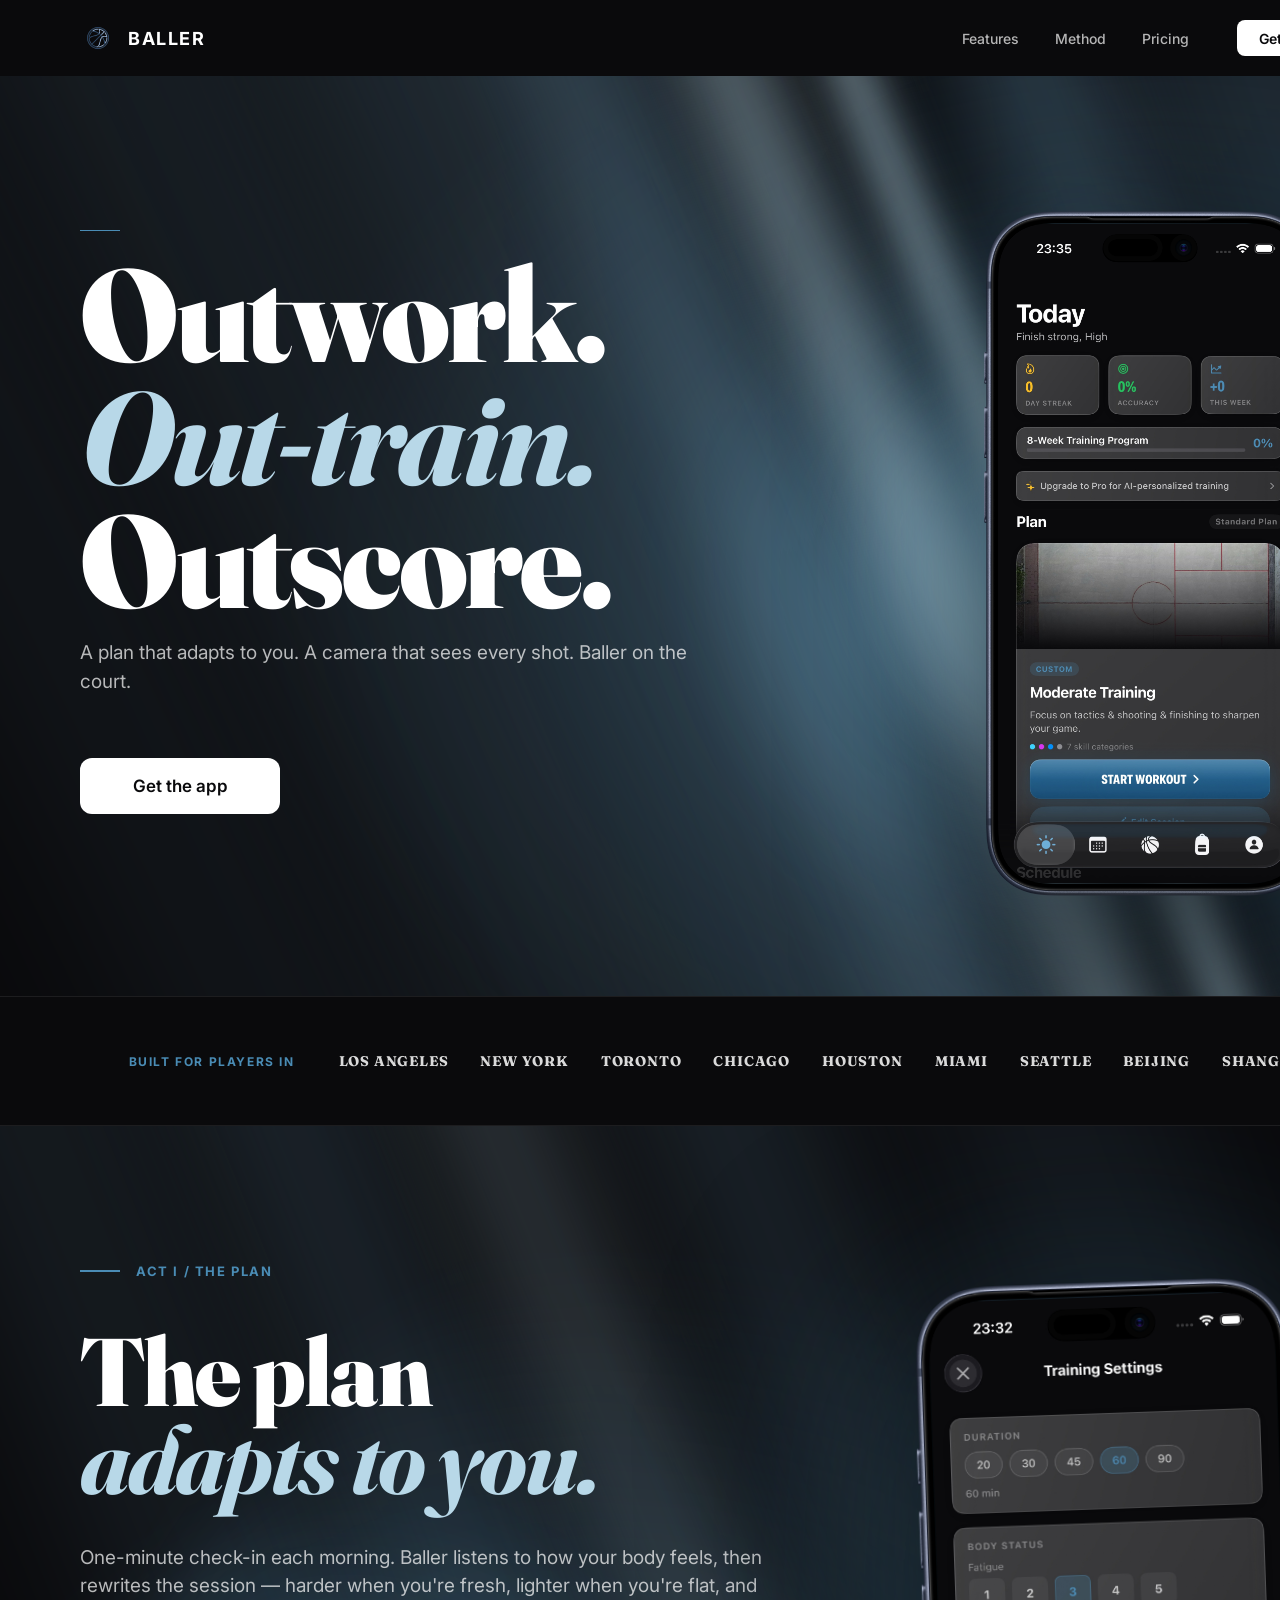
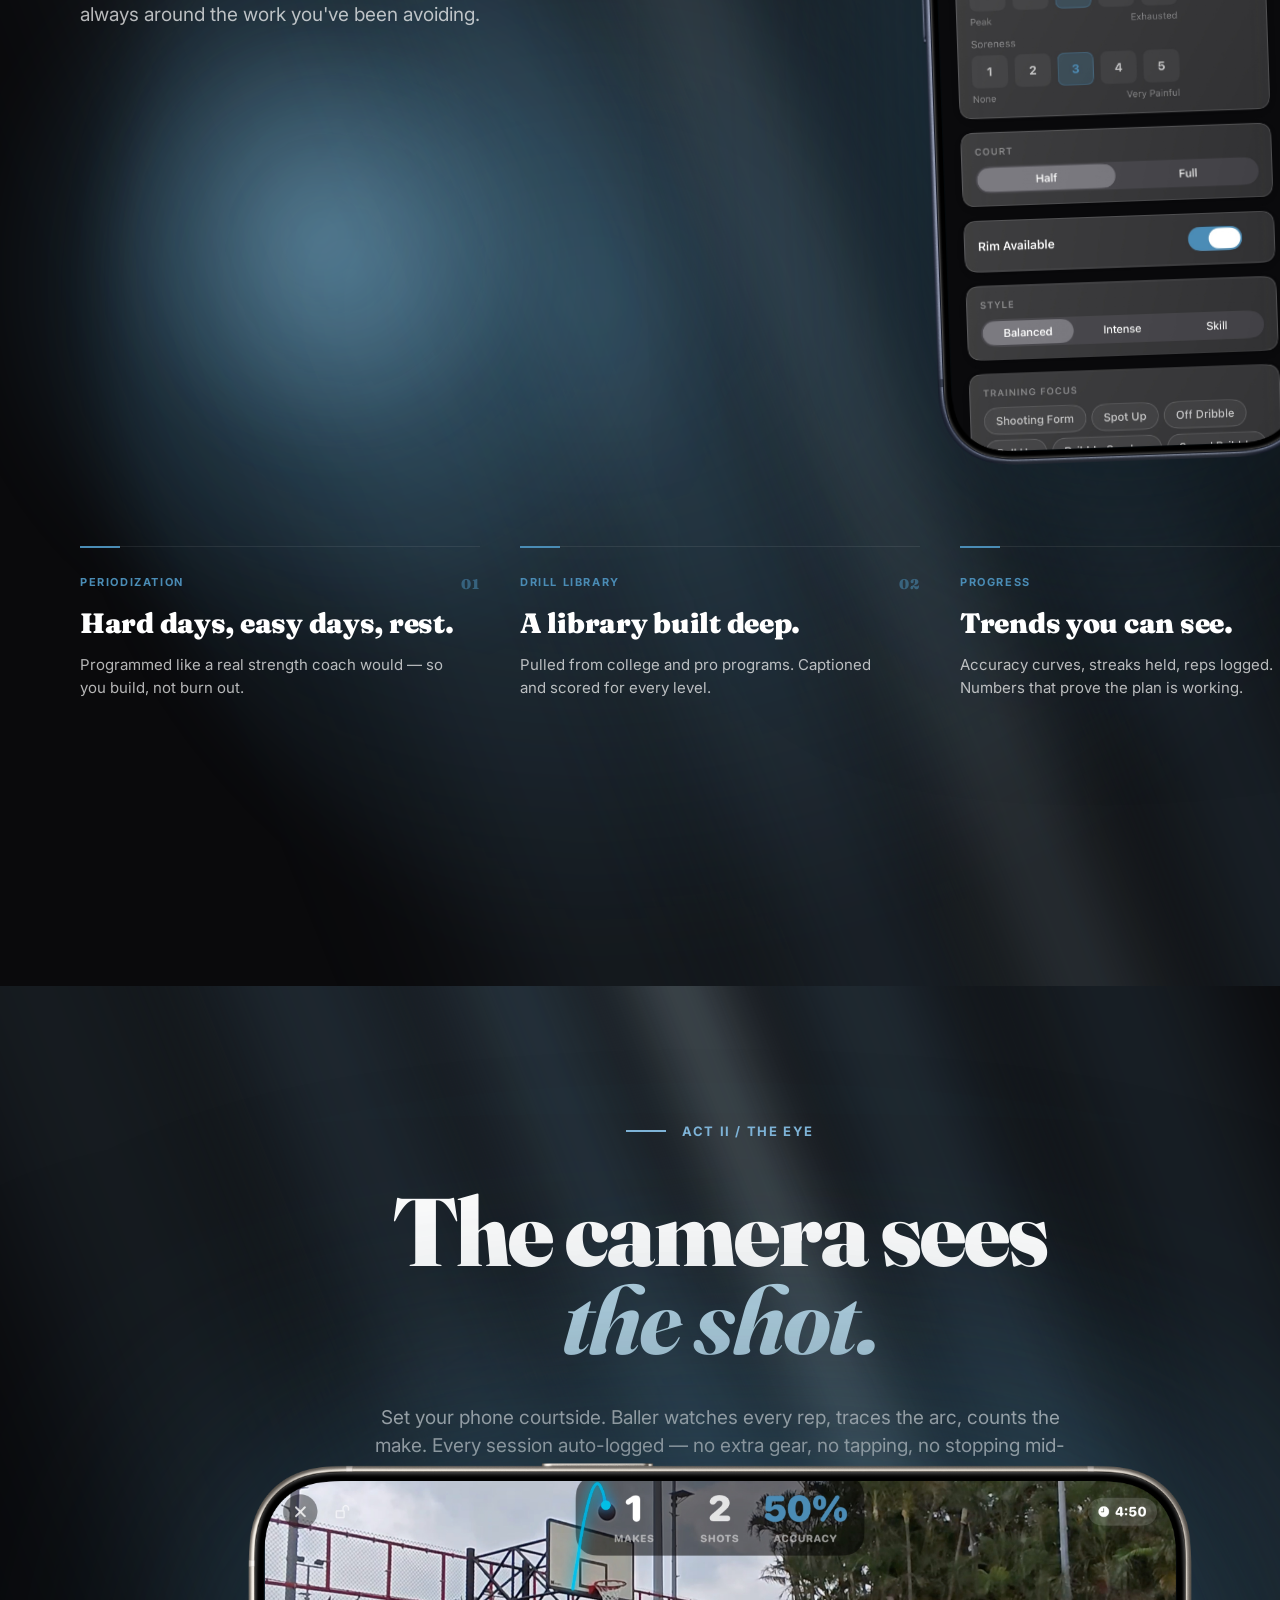
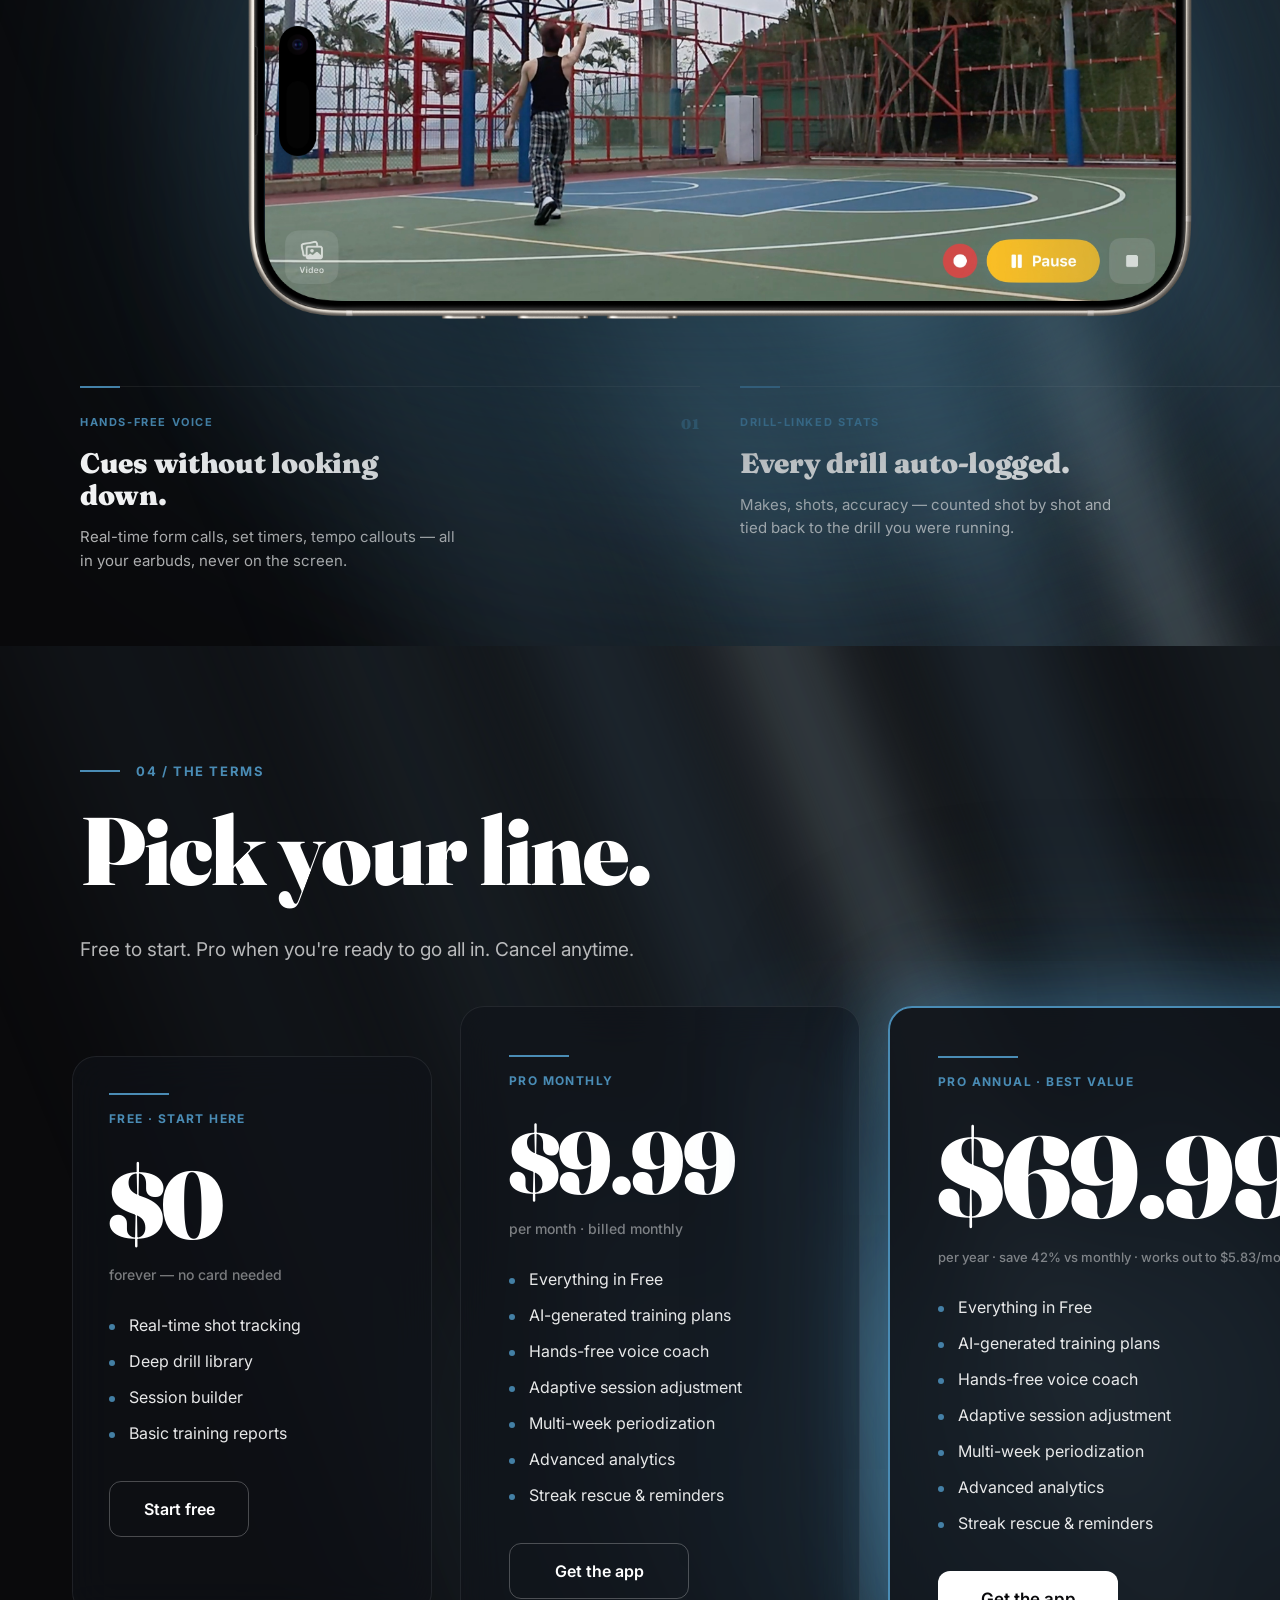
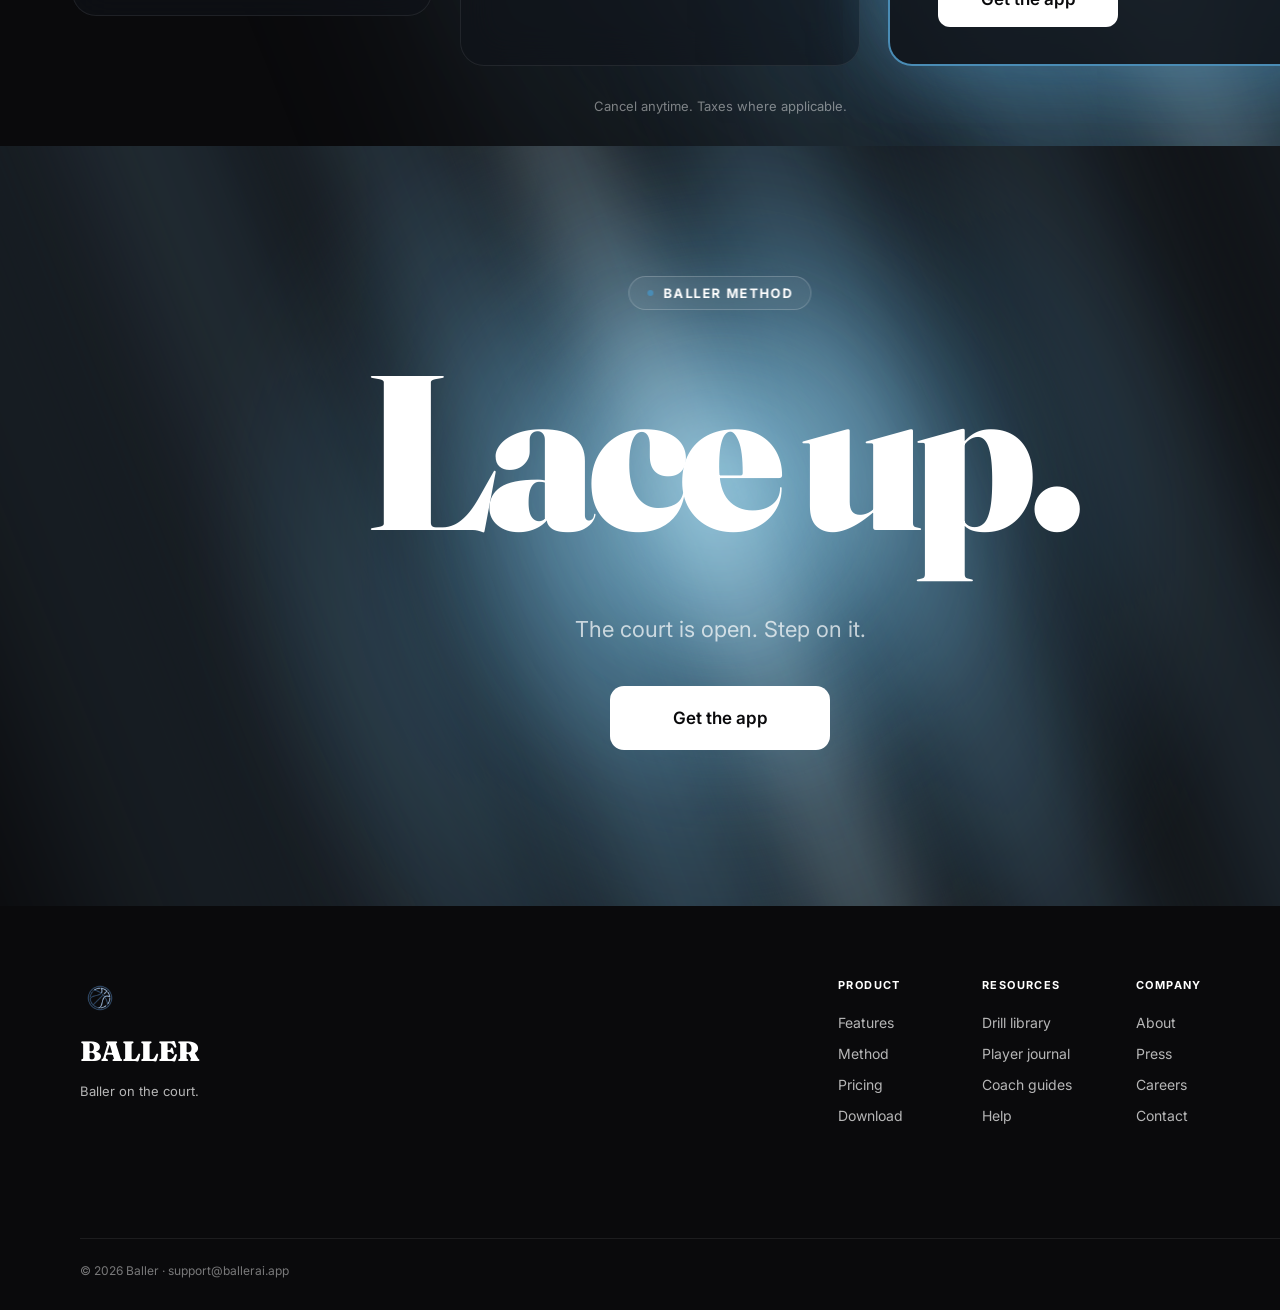
<file: index.html>
<!DOCTYPE html>
<html lang="en">
<head>
  <meta charset="UTF-8">
  <meta name="viewport" content="width=device-width, initial-scale=1">
  <title>Baller — AI coach + shot tracking. On the court.</title>
  <meta name="description" content="An AI basketball coach that adapts to you, and a camera that sees every shot. Baller on the court.">
  <meta name="theme-color" content="#0A0A0C">

  <!-- Open Graph / iMessage / Slack / WhatsApp -->
  <meta property="og:type" content="website">
  <meta property="og:url" content="https://ballerai.app/">
  <meta property="og:title" content="Baller — AI coach + shot tracking. On the court.">
  <meta property="og:description" content="An AI basketball coach that adapts to you, and a camera that sees every shot. Baller on the court.">
  <meta property="og:image" content="https://ballerai.app/assets/baller-logo.png">
  <meta property="og:image:width" content="1200">
  <meta property="og:image:height" content="630">

  <!-- Twitter / X -->
  <meta name="twitter:card" content="summary_large_image">
  <meta name="twitter:url" content="https://ballerai.app/">
  <meta name="twitter:title" content="Baller — AI coach + shot tracking. On the court.">
  <meta name="twitter:description" content="An AI basketball coach that adapts to you, and a camera that sees every shot.">
  <meta name="twitter:image" content="https://ballerai.app/assets/baller-logo.png">

  <link rel="canonical" href="https://ballerai.app/">
  <link rel="icon" type="image/png" href="assets/baller-logo.png">
  <link rel="apple-touch-icon" href="assets/baller-logo.png">

  <link rel="preconnect" href="https://fonts.googleapis.com">
  <link rel="preconnect" href="https://fonts.gstatic.com" crossorigin>
  <link href="https://fonts.googleapis.com/css2?family=Fraunces:ital,opsz,wght@0,9..144,700;0,9..144,900;1,9..144,700;1,9..144,900&family=Inter:wght@400;500;600;700&display=swap" rel="stylesheet">
  <link rel="stylesheet" href="styles.css">
</head>
<body>
<div class="canvas">

  <!-- ===================== NAV ===================== -->
  <nav class="nav">
    <div class="nav__brand">
      <img src="assets/baller-logo.png" alt="" class="nav__logo">
      <span class="nav__wordmark">BALLER</span>
    </div>
    <div class="nav__links">
      <a href="#features" class="nav__link">Features</a>
      <a href="#method" class="nav__link">Method</a>
      <a href="#pricing" class="nav__link">Pricing</a>
      <a href="https://apps.apple.com/us/app/baller-ai-trainer/id6760002160" target="_blank" rel="noopener" class="nav__cta">Get the app</a>
    </div>
  </nav>

  <!-- ===================== HERO ===================== -->
  <section class="hero">
    <div class="beams">
      <!-- Wide atmospheric base bloom -->
      <div class="bloom" style="left:200px;top:-200px;width:1600px;height:1400px;background:radial-gradient(ellipse at 60% 50%, rgba(74,140,181,0.32) 0%, transparent 65%);filter:blur(30px)"></div>

      <!-- Concentrated phone-side bloom -->
      <div class="bloom" style="left:600px;top:50px;width:900px;height:900px;background:radial-gradient(circle, rgba(74,140,181,0.50) 0%, transparent 60%);filter:blur(25px)"></div>
      <div class="bloom" style="left:780px;top:200px;width:560px;height:560px;background:radial-gradient(circle, rgba(127,181,217,0.55) 0%, transparent 60%);filter:blur(20px)"></div>

      <!-- Diagonal light shafts — fanning from upper-right down to lower-left -->
      <!-- Far left subtle -->
      <div class="shaft" style="left:-100px;top:-900px;width:300px;height:2800px;background:linear-gradient(90deg, transparent 0%, rgba(127,181,217,0.10) 50%, transparent 100%);filter:blur(90px);transform:rotate(-26deg)"></div>
      <!-- Mid left soft -->
      <div class="shaft" style="left:200px;top:-900px;width:340px;height:2800px;background:linear-gradient(90deg, transparent 0%, rgba(127,181,217,0.16) 50%, transparent 100%);filter:blur(80px);transform:rotate(-25deg)"></div>
      <!-- Center soft wide -->
      <div class="shaft" style="left:450px;top:-900px;width:380px;height:2800px;background:linear-gradient(90deg, transparent 0%, rgba(127,181,217,0.22) 50%, transparent 100%);filter:blur(70px);transform:rotate(-23deg)"></div>
      <!-- Center bright -->
      <div class="shaft" style="left:680px;top:-900px;width:220px;height:2800px;background:linear-gradient(90deg, transparent 0%, rgba(127,181,217,0.34) 50%, transparent 100%);filter:blur(45px);transform:rotate(-22deg)"></div>
      <!-- Brightest core shaft -->
      <div class="shaft" style="left:870px;top:-900px;width:130px;height:2800px;background:linear-gradient(90deg, transparent 0%, rgba(184,216,232,0.50) 50%, transparent 100%);filter:blur(28px);transform:rotate(-22deg)"></div>
      <!-- Sharp highlight ray -->
      <div class="shaft" style="left:1020px;top:-900px;width:70px;height:2800px;background:linear-gradient(90deg, transparent 0%, rgba(184,216,232,0.60) 50%, transparent 100%);filter:blur(18px);transform:rotate(-22deg)"></div>
      <!-- Right of phone medium -->
      <div class="shaft" style="left:1140px;top:-900px;width:170px;height:2800px;background:linear-gradient(90deg, transparent 0%, rgba(127,181,217,0.32) 50%, transparent 100%);filter:blur(45px);transform:rotate(-21deg)"></div>
      <!-- Far right wide -->
      <div class="shaft" style="left:1320px;top:-800px;width:280px;height:2700px;background:linear-gradient(90deg, transparent 0%, rgba(127,181,217,0.20) 50%, transparent 100%);filter:blur(70px);transform:rotate(-20deg)"></div>
      <!-- Very far right faint -->
      <div class="shaft" style="left:1560px;top:-700px;width:200px;height:2500px;background:linear-gradient(90deg, transparent 0%, rgba(127,181,217,0.14) 50%, transparent 100%);filter:blur(80px);transform:rotate(-19deg)"></div>
    </div>

    <div class="hero__left">
      <div class="hero__eyebrow"></div>
      <h1 class="hero__title">Outwork.<br><em class="italic-emphasis">Out-train.</em><br>Outscore.</h1>
      <p class="hero__subtitle">A plan that adapts to you. A camera that sees every shot. Baller on the court.</p>
      <a href="https://apps.apple.com/us/app/baller-ai-trainer/id6760002160" target="_blank" rel="noopener" class="btn btn--primary hero__cta">Get the app</a>
    </div>

    <div class="phone phone--hero">
      <img class="phone__screen-img" src="assets/screen-today.jpg" alt="Baller — Today's training screen">
      <img class="phone__frame" src="assets/iphone-portrait.png" alt="" aria-hidden="true">
    </div>

    <span class="hero__scroll">SCROLL ↓</span>
  </section>

  <!-- ===================== TRUST STRIP ===================== -->
  <section class="trust">
    <span class="trust__label">BUILT FOR PLAYERS IN</span>
    <div class="trust__cities">
      <span>LOS ANGELES</span>
      <span>NEW YORK</span>
      <span>TORONTO</span>
      <span>CHICAGO</span>
      <span>HOUSTON</span>
      <span>MIAMI</span>
      <span>SEATTLE</span>
      <span>BEIJING</span>
      <span>SHANGHAI</span>
    </div>
  </section>

  <!-- ===================== ACT I — THE PLAN ===================== -->
  <section class="act act--plan" id="method">
    <div class="beams">
      <div class="bloom" style="left:100px;top:80px;width:1400px;height:1400px;background:radial-gradient(ellipse at 35% 50%, rgba(74,140,181,0.28) 0%, transparent 65%);filter:blur(30px)"></div>
      <div class="bloom" style="left:-100px;top:300px;width:900px;height:900px;background:radial-gradient(circle, rgba(74,140,181,0.36) 0%, transparent 60%);filter:blur(25px)"></div>
      <div class="bloom" style="left:60px;top:450px;width:520px;height:520px;background:radial-gradient(circle, rgba(127,181,217,0.32) 0%, transparent 60%);filter:blur(20px)"></div>
      <div class="shaft" style="left:100px;top:-900px;width:320px;height:2900px;background:linear-gradient(90deg, transparent 0%, rgba(127,181,217,0.14) 50%, transparent 100%);filter:blur(80px);transform:rotate(-22deg)"></div>
      <div class="shaft" style="left:400px;top:-900px;width:240px;height:2900px;background:linear-gradient(90deg, transparent 0%, rgba(127,181,217,0.20) 50%, transparent 100%);filter:blur(60px);transform:rotate(-22deg)"></div>
      <div class="shaft" style="left:640px;top:-900px;width:160px;height:2900px;background:linear-gradient(90deg, transparent 0%, rgba(184,216,232,0.26) 50%, transparent 100%);filter:blur(45px);transform:rotate(-22deg)"></div>
      <div class="shaft" style="left:820px;top:-900px;width:260px;height:2900px;background:linear-gradient(90deg, transparent 0%, rgba(127,181,217,0.18) 50%, transparent 100%);filter:blur(55px);transform:rotate(-22deg)"></div>
      <div class="shaft" style="left:1100px;top:-900px;width:340px;height:2900px;background:linear-gradient(90deg, transparent 0%, rgba(127,181,217,0.12) 50%, transparent 100%);filter:blur(80px);transform:rotate(-21deg)"></div>
    </div>

    <div class="act__header">
      <span class="eyebrow">ACT I / THE PLAN</span>
      <h2 class="display">The plan<br><em class="italic-emphasis">adapts to you.</em></h2>
      <p class="lead">One-minute check-in each morning. Baller listens to how your body feels, then rewrites the session — harder when you're fresh, lighter when you're flat, and always around the work you've been avoiding.</p>
    </div>

    <!-- Act I hero phone: Training settings (vertical) -->
    <div class="phone phone--act1">
      <img class="phone__screen-img" src="assets/screen-plan.jpg" alt="Baller — Training settings screen">
      <img class="phone__frame" src="assets/iphone-portrait.png" alt="" aria-hidden="true">
    </div>

    <!-- Sub-features row (three columns) -->
    <div class="subfeats">
      <div class="subfeat">
        <span class="subfeat__num">01</span>
        <span class="subfeat__label">PERIODIZATION</span>
        <h3 class="subfeat__title">Hard days, easy days, rest.</h3>
        <p class="subfeat__body">Programmed like a real strength coach would — so you build, not burn out.</p>
      </div>
      <div class="subfeat">
        <span class="subfeat__num">02</span>
        <span class="subfeat__label">DRILL LIBRARY</span>
        <h3 class="subfeat__title">A library built deep.</h3>
        <p class="subfeat__body">Pulled from college and pro programs. Captioned and scored for every level.</p>
      </div>
      <div class="subfeat">
        <span class="subfeat__num">03</span>
        <span class="subfeat__label">PROGRESS</span>
        <h3 class="subfeat__title">Trends you can see.</h3>
        <p class="subfeat__body">Accuracy curves, streaks held, reps logged. Numbers that prove the plan is working.</p>
      </div>
    </div>
  </section>

  <!-- ===================== ACT II — THE EYE ===================== -->
  <section class="act act--camera" id="features">
    <div class="beams">
      <div class="bloom" style="left:0;top:100px;width:1600px;height:1400px;background:radial-gradient(ellipse at 50% 50%, rgba(74,140,181,0.38) 0%, transparent 60%);filter:blur(30px)"></div>
      <div class="bloom" style="left:400px;top:400px;width:900px;height:900px;background:radial-gradient(circle, rgba(74,140,181,0.50) 0%, transparent 60%);filter:blur(25px)"></div>
      <div class="bloom" style="left:620px;top:520px;width:500px;height:500px;background:radial-gradient(circle, rgba(127,181,217,0.48) 0%, transparent 60%);filter:blur(20px)"></div>
      <div class="shaft" style="left:100px;top:-900px;width:320px;height:2900px;background:linear-gradient(90deg, transparent 0%, rgba(127,181,217,0.16) 50%, transparent 100%);filter:blur(80px);transform:rotate(-22deg)"></div>
      <div class="shaft" style="left:400px;top:-900px;width:260px;height:2900px;background:linear-gradient(90deg, transparent 0%, rgba(127,181,217,0.24) 50%, transparent 100%);filter:blur(55px);transform:rotate(-22deg)"></div>
      <div class="shaft" style="left:640px;top:-900px;width:200px;height:2900px;background:linear-gradient(90deg, transparent 0%, rgba(127,181,217,0.32) 50%, transparent 100%);filter:blur(45px);transform:rotate(-22deg)"></div>
      <div class="shaft" style="left:830px;top:-900px;width:140px;height:2900px;background:linear-gradient(90deg, transparent 0%, rgba(184,216,232,0.38) 50%, transparent 100%);filter:blur(30px);transform:rotate(-22deg)"></div>
      <div class="shaft" style="left:970px;top:-900px;width:210px;height:2900px;background:linear-gradient(90deg, transparent 0%, rgba(127,181,217,0.28) 50%, transparent 100%);filter:blur(50px);transform:rotate(-22deg)"></div>
      <div class="shaft" style="left:1180px;top:-900px;width:280px;height:2900px;background:linear-gradient(90deg, transparent 0%, rgba(127,181,217,0.18) 50%, transparent 100%);filter:blur(60px);transform:rotate(-21deg)"></div>
    </div>

    <div class="act__header">
      <span class="eyebrow">ACT II / THE EYE</span>
      <h2 class="display">The camera sees<br><em class="italic-emphasis">the shot.</em></h2>
      <p class="lead">Set your phone courtside. Baller watches every rep, traces the arc, counts the make. Every session auto-logged — no extra gear, no tapping, no stopping mid-rep.</p>
    </div>

    <!-- Act II hero phone: Shot Tracking (landscape) -->
    <div class="phone phone--act2">
      <img class="phone__screen-img" src="assets/screen-shot-tracking.jpg" alt="Baller — Shot tracking HUD with live arc detection">
      <img class="phone__frame" src="assets/iphone-landscape.png" alt="" aria-hidden="true">
    </div>

    <!-- Sub-features row (two columns) -->
    <div class="subfeats subfeats--two">
      <div class="subfeat">
        <span class="subfeat__num">01</span>
        <span class="subfeat__label">HANDS-FREE VOICE</span>
        <h3 class="subfeat__title">Cues without looking down.</h3>
        <p class="subfeat__body">Real-time form calls, set timers, tempo callouts — all in your earbuds, never on the screen.</p>
      </div>
      <div class="subfeat">
        <span class="subfeat__num">02</span>
        <span class="subfeat__label">DRILL-LINKED STATS</span>
        <h3 class="subfeat__title">Every drill auto-logged.</h3>
        <p class="subfeat__body">Makes, shots, accuracy — counted shot by shot and tied back to the drill you were running.</p>
      </div>
    </div>
  </section>

  <!-- ===================== PRICING ===================== -->
  <section class="pricing" id="pricing">
    <div class="beams">
      <div class="bloom" style="left:300px;top:200px;width:1400px;height:1200px;background:radial-gradient(ellipse at 65% 50%, rgba(74,140,181,0.34) 0%, transparent 65%);filter:blur(30px)"></div>
      <div class="bloom" style="left:700px;top:350px;width:900px;height:900px;background:radial-gradient(circle, rgba(74,140,181,0.50) 0%, transparent 60%);filter:blur(25px)"></div>
      <div class="bloom" style="left:850px;top:450px;width:500px;height:500px;background:radial-gradient(circle, rgba(127,181,217,0.40) 0%, transparent 60%);filter:blur(20px)"></div>
      <div class="shaft" style="left:200px;top:-900px;width:280px;height:2900px;background:linear-gradient(90deg, transparent 0%, rgba(127,181,217,0.10) 50%, transparent 100%);filter:blur(80px);transform:rotate(-22deg)"></div>
      <div class="shaft" style="left:480px;top:-900px;width:240px;height:2900px;background:linear-gradient(90deg, transparent 0%, rgba(127,181,217,0.16) 50%, transparent 100%);filter:blur(60px);transform:rotate(-22deg)"></div>
      <div class="shaft" style="left:720px;top:-900px;width:200px;height:2900px;background:linear-gradient(90deg, transparent 0%, rgba(127,181,217,0.24) 50%, transparent 100%);filter:blur(50px);transform:rotate(-22deg)"></div>
      <div class="shaft" style="left:920px;top:-900px;width:160px;height:2900px;background:linear-gradient(90deg, transparent 0%, rgba(184,216,232,0.34) 50%, transparent 100%);filter:blur(40px);transform:rotate(-22deg)"></div>
      <div class="shaft" style="left:1100px;top:-900px;width:200px;height:2900px;background:linear-gradient(90deg, transparent 0%, rgba(127,181,217,0.24) 50%, transparent 100%);filter:blur(50px);transform:rotate(-21deg)"></div>
      <div class="shaft" style="left:1320px;top:-900px;width:280px;height:2900px;background:linear-gradient(90deg, transparent 0%, rgba(127,181,217,0.16) 50%, transparent 100%);filter:blur(70px);transform:rotate(-20deg)"></div>
    </div>
    <div class="pricing__header">
      <span class="eyebrow">04 / THE TERMS</span>
      <h2 class="display">Pick your line.</h2>
      <p class="lead">Free to start. Pro when you're ready to go all in. Cancel anytime.</p>
    </div>

    <article class="plan plan--free">
      <div class="plan__rule"></div>
      <span class="plan__label">FREE · START HERE</span>
      <div class="plan__price">$0</div>
      <span class="plan__price-meta">forever — no card needed</span>
      <ul class="plan__features">
        <li>Real-time shot tracking</li>
        <li>Deep drill library</li>
        <li>Session builder</li>
        <li>Basic training reports</li>
      </ul>
      <a href="https://apps.apple.com/us/app/baller-ai-trainer/id6760002160" target="_blank" rel="noopener" class="btn btn--secondary plan__cta">Start free</a>
    </article>

    <article class="plan plan--monthly">
      <div class="plan__rule"></div>
      <span class="plan__label">PRO MONTHLY</span>
      <div class="plan__price">$9.99</div>
      <span class="plan__price-meta">per month · billed monthly</span>
      <ul class="plan__features">
        <li>Everything in Free</li>
        <li>AI-generated training plans</li>
        <li>Hands-free voice coach</li>
        <li>Adaptive session adjustment</li>
        <li>Multi-week periodization</li>
        <li>Advanced analytics</li>
        <li>Streak rescue &amp; reminders</li>
      </ul>
      <a href="https://apps.apple.com/us/app/baller-ai-trainer/id6760002160" target="_blank" rel="noopener" class="btn btn--secondary plan__cta">Get the app</a>
    </article>

    <article class="plan plan--annual">
      <div class="plan__rule"></div>
      <span class="plan__label">PRO ANNUAL · BEST VALUE</span>
      <div class="plan__price">$69.99</div>
      <span class="plan__price-meta">per year · save 42% vs monthly · works out to $5.83/month</span>
      <ul class="plan__features">
        <li>Everything in Free</li>
        <li>AI-generated training plans</li>
        <li>Hands-free voice coach</li>
        <li>Adaptive session adjustment</li>
        <li>Multi-week periodization</li>
        <li>Advanced analytics</li>
        <li>Streak rescue &amp; reminders</li>
      </ul>
      <a href="https://apps.apple.com/us/app/baller-ai-trainer/id6760002160" target="_blank" rel="noopener" class="btn btn--primary plan__cta">Get the app</a>
    </article>

    <p class="pricing__fineprint">Cancel anytime. Taxes where applicable.</p>
  </section>

  <!-- ===================== FINAL CTA ===================== -->
  <section class="final-cta">
    <div class="beams">
      <div class="bloom" style="left:120px;top:-200px;width:1200px;height:1200px;background:radial-gradient(circle at 50% 50%, rgba(74,140,181,0.55) 0%, transparent 60%);filter:blur(30px)"></div>
      <div class="bloom" style="left:320px;top:-50px;width:800px;height:800px;background:radial-gradient(circle, rgba(74,140,181,0.65) 0%, transparent 58%);filter:blur(25px)"></div>
      <div class="bloom" style="left:470px;top:80px;width:500px;height:500px;background:radial-gradient(circle, rgba(127,181,217,0.55) 0%, transparent 60%);filter:blur(20px)"></div>
      <div class="shaft" style="left:-100px;top:-800px;width:380px;height:2500px;background:linear-gradient(90deg, transparent 0%, rgba(127,181,217,0.16) 50%, transparent 100%);filter:blur(80px);transform:rotate(-22deg)"></div>
      <div class="shaft" style="left:200px;top:-800px;width:280px;height:2500px;background:linear-gradient(90deg, transparent 0%, rgba(127,181,217,0.24) 50%, transparent 100%);filter:blur(55px);transform:rotate(-22deg)"></div>
      <div class="shaft" style="left:460px;top:-800px;width:220px;height:2500px;background:linear-gradient(90deg, transparent 0%, rgba(127,181,217,0.30) 50%, transparent 100%);filter:blur(45px);transform:rotate(-22deg)"></div>
      <div class="shaft" style="left:660px;top:-800px;width:160px;height:2500px;background:linear-gradient(90deg, transparent 0%, rgba(184,216,232,0.36) 50%, transparent 100%);filter:blur(35px);transform:rotate(-22deg)"></div>
      <div class="shaft" style="left:830px;top:-800px;width:220px;height:2500px;background:linear-gradient(90deg, transparent 0%, rgba(127,181,217,0.30) 50%, transparent 100%);filter:blur(45px);transform:rotate(-22deg)"></div>
      <div class="shaft" style="left:1060px;top:-800px;width:280px;height:2500px;background:linear-gradient(90deg, transparent 0%, rgba(127,181,217,0.22) 50%, transparent 100%);filter:blur(55px);transform:rotate(-22deg)"></div>
      <div class="shaft" style="left:1340px;top:-800px;width:340px;height:2500px;background:linear-gradient(90deg, transparent 0%, rgba(127,181,217,0.14) 50%, transparent 100%);filter:blur(75px);transform:rotate(-22deg)"></div>
    </div>
    <div class="final-cta__chip">
      <span class="final-cta__dot"></span>
      BALLER METHOD
    </div>
    <h2 class="final-cta__title">Lace up.</h2>
    <p class="final-cta__sub">The court is open. Step on it.</p>
    <a href="https://apps.apple.com/us/app/baller-ai-trainer/id6760002160" target="_blank" rel="noopener" class="btn btn--primary final-cta__btn">Get the app</a>
  </section>

  <!-- ===================== FOOTER ===================== -->
  <footer class="footer">
    <div class="footer__top">
      <div class="footer__brand">
        <img src="assets/baller-logo.png" alt="" class="footer__logo">
        <span class="footer__wordmark">BALLER</span>
        <p class="footer__tagline">Baller on the court.</p>
      </div>
      <div class="footer__cols">
        <div class="footer__col">
          <span class="footer__col-title">PRODUCT</span>
          <a href="#features">Features</a>
          <a href="#method">Method</a>
          <a href="#pricing">Pricing</a>
          <a href="https://apps.apple.com/us/app/baller-ai-trainer/id6760002160" target="_blank" rel="noopener">Download</a>
        </div>
        <div class="footer__col">
          <span class="footer__col-title">RESOURCES</span>
          <a href="#drills">Drill library</a>
          <a href="#journal">Player journal</a>
          <a href="#guides">Coach guides</a>
          <a href="#help">Help</a>
        </div>
        <div class="footer__col">
          <span class="footer__col-title">COMPANY</span>
          <a href="#about">About</a>
          <a href="#press">Press</a>
          <a href="#careers">Careers</a>
          <a href="#contact">Contact</a>
        </div>
        <div class="footer__col">
          <span class="footer__col-title">LEGAL</span>
          <a href="privacy.html">Privacy</a>
          <a href="terms.html">Terms</a>
          <a href="mailto:support@ballerai.app">Contact</a>
        </div>
      </div>
    </div>
    <div class="footer__bottom">
      <span class="footer__copy">© 2026 Baller · <a href="mailto:support@ballerai.app">support@ballerai.app</a></span>
      <div class="footer__socials">
        <a href="https://instagram.com/baller_ai_" target="_blank" rel="noopener">INSTAGRAM</a>
      </div>
    </div>
  </footer>

</div>
</body>
</html>
</file>
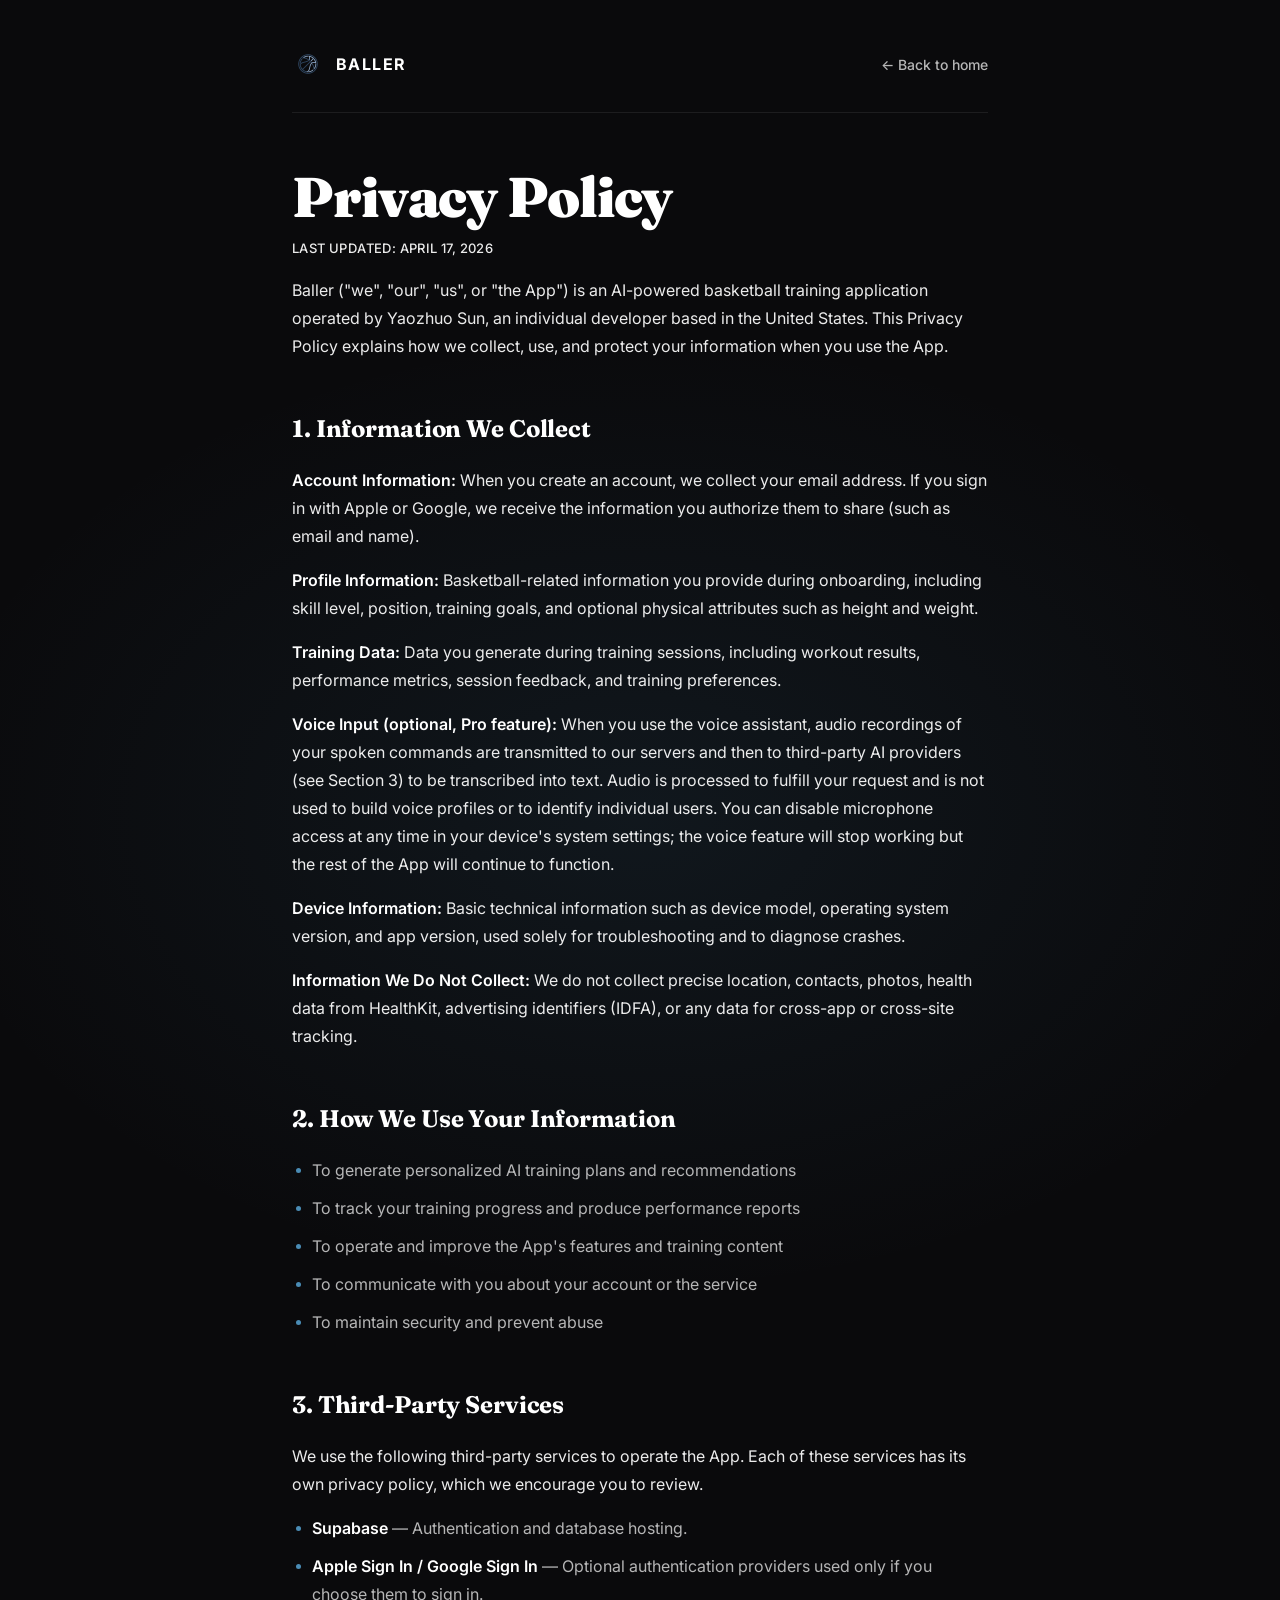
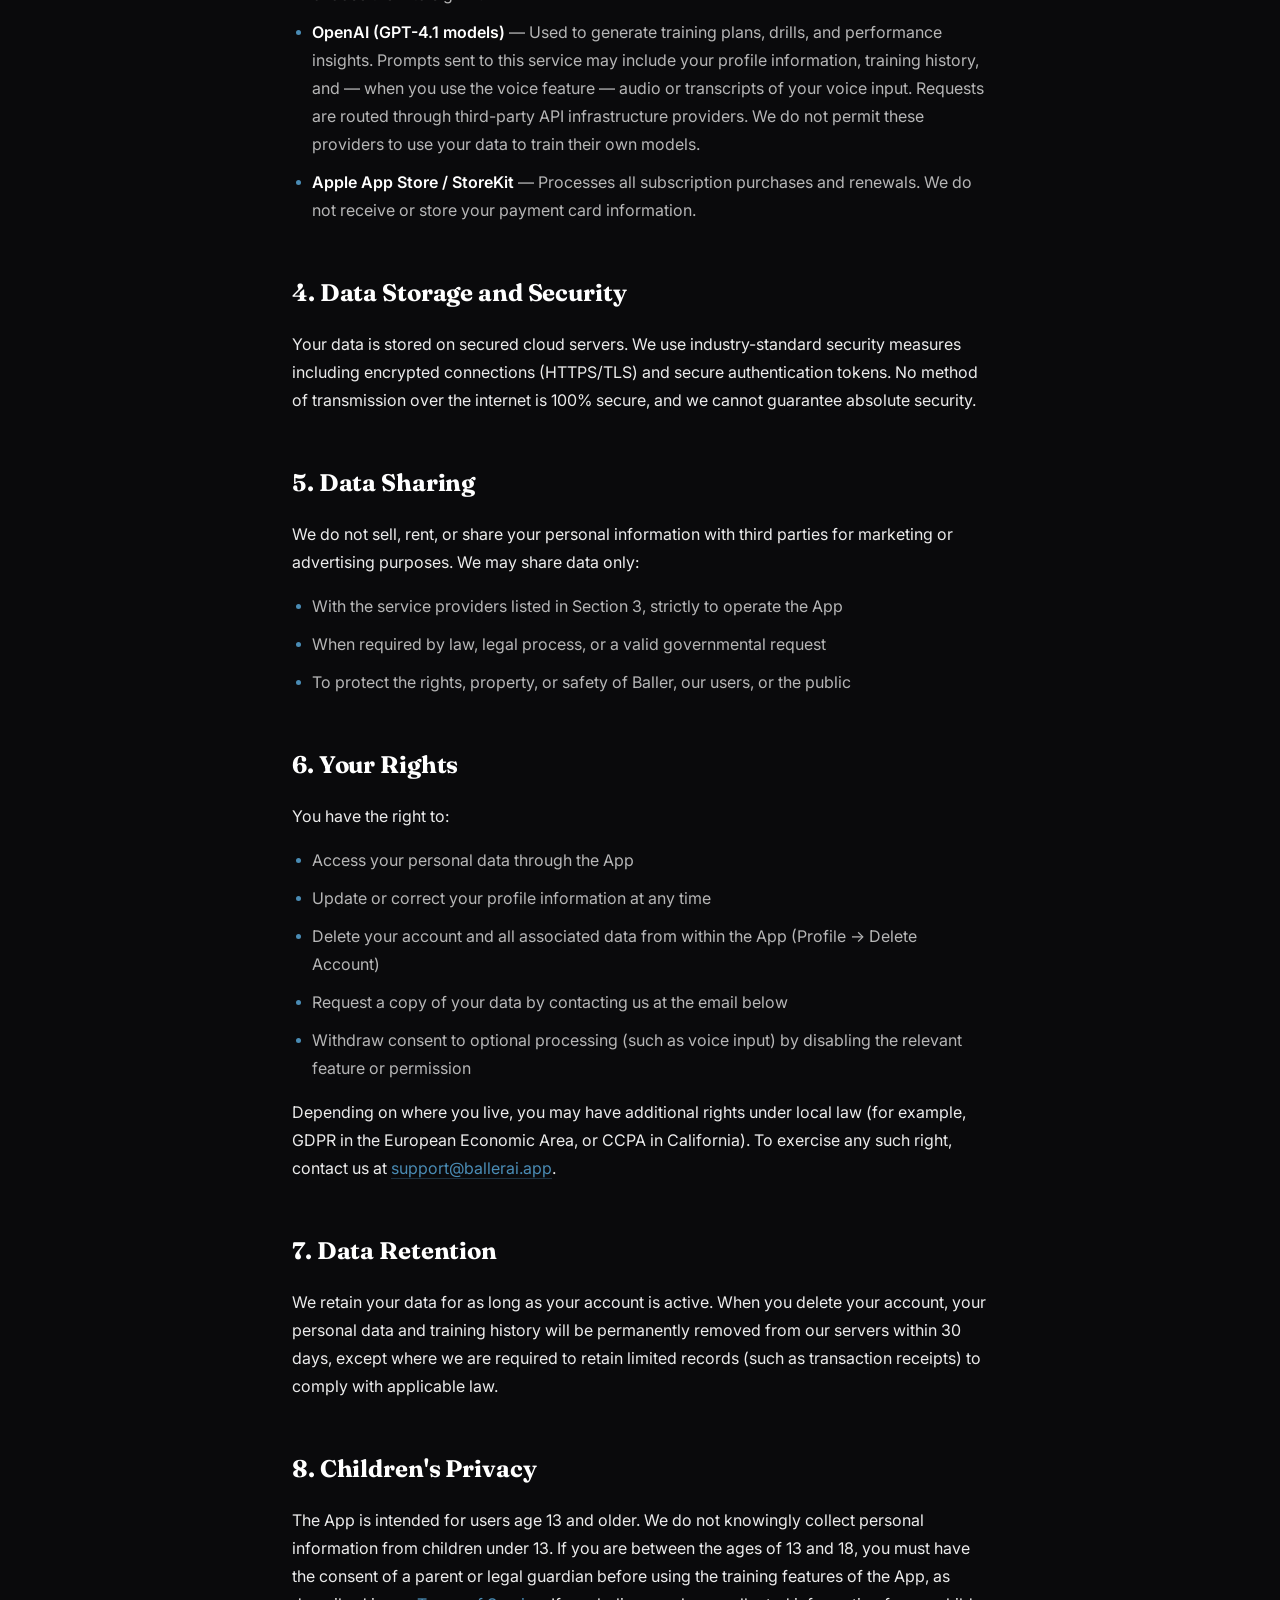
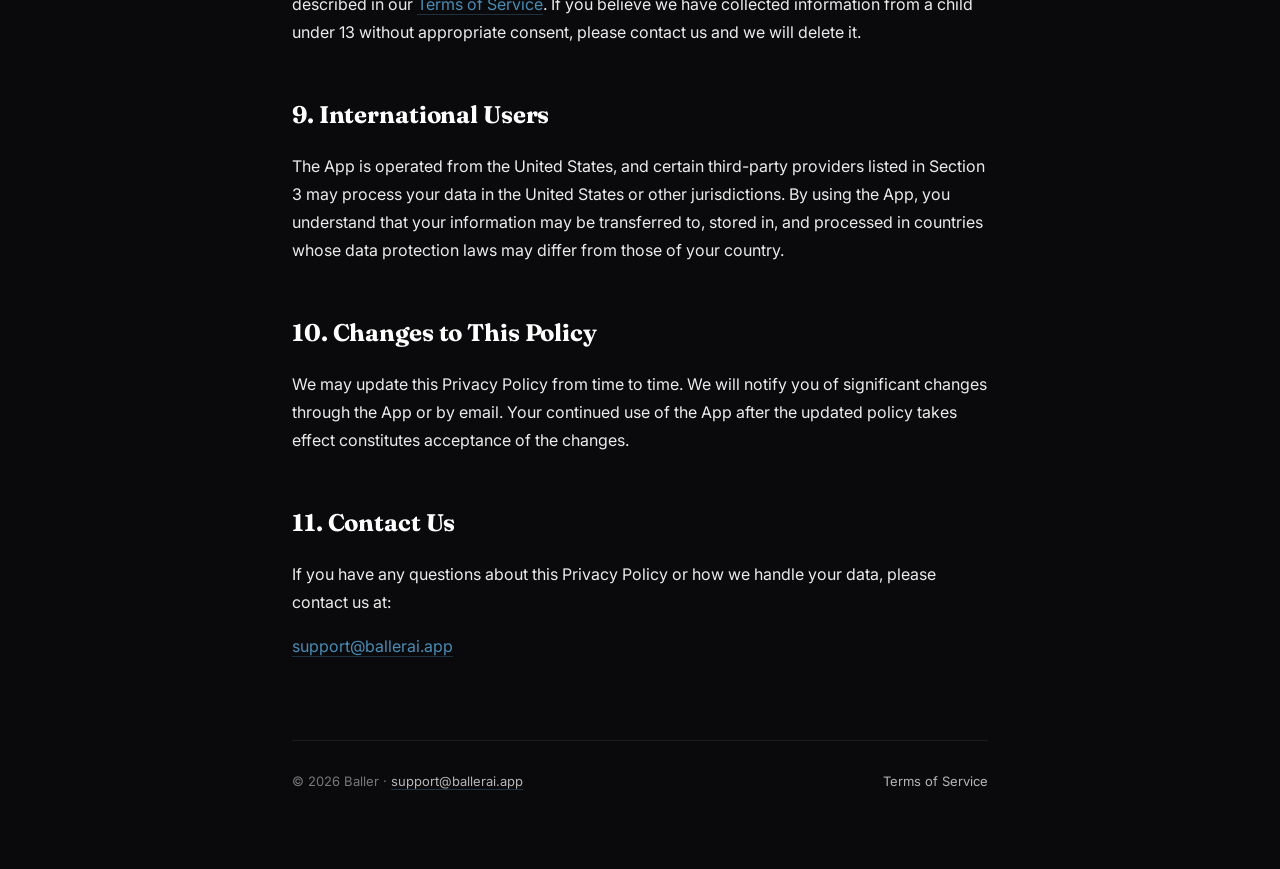
<file: privacy.html>
<!DOCTYPE html>
<html lang="en">
<head>
  <meta charset="UTF-8">
  <meta name="viewport" content="width=device-width, initial-scale=1.0">
  <title>Privacy Policy — Baller</title>
  <meta name="description" content="Baller Privacy Policy. How we collect, use, and protect your information.">
  <link rel="preconnect" href="https://fonts.googleapis.com">
  <link rel="preconnect" href="https://fonts.gstatic.com" crossorigin>
  <link href="https://fonts.googleapis.com/css2?family=Fraunces:ital,opsz,wght@0,9..144,700;0,9..144,900&family=Inter:wght@400;500;600;700&display=swap" rel="stylesheet">
  <link rel="stylesheet" href="legal.css">
</head>
<body class="legal-body">
  <div class="legal">
    <header class="legal__header">
      <a href="index.html" class="legal__back">
        <img src="assets/baller-logo.png" alt="" class="legal__logo">
        <span class="legal__brand">BALLER</span>
      </a>
      <a href="index.html" class="legal__back-link">← Back to home</a>
    </header>

    <main class="legal__content">
      <h1 class="legal__title">Privacy Policy</h1>
      <p class="legal__updated">Last updated: April 17, 2026</p>

      <p>Baller ("we", "our", "us", or "the App") is an AI-powered basketball training application operated by Yaozhuo Sun, an individual developer based in the United States. This Privacy Policy explains how we collect, use, and protect your information when you use the App.</p>

      <h2>1. Information We Collect</h2>
      <p><strong>Account Information:</strong> When you create an account, we collect your email address. If you sign in with Apple or Google, we receive the information you authorize them to share (such as email and name).</p>
      <p><strong>Profile Information:</strong> Basketball-related information you provide during onboarding, including skill level, position, training goals, and optional physical attributes such as height and weight.</p>
      <p><strong>Training Data:</strong> Data you generate during training sessions, including workout results, performance metrics, session feedback, and training preferences.</p>
      <p><strong>Voice Input (optional, Pro feature):</strong> When you use the voice assistant, audio recordings of your spoken commands are transmitted to our servers and then to third-party AI providers (see Section 3) to be transcribed into text. Audio is processed to fulfill your request and is not used to build voice profiles or to identify individual users. You can disable microphone access at any time in your device's system settings; the voice feature will stop working but the rest of the App will continue to function.</p>
      <p><strong>Device Information:</strong> Basic technical information such as device model, operating system version, and app version, used solely for troubleshooting and to diagnose crashes.</p>
      <p><strong>Information We Do Not Collect:</strong> We do not collect precise location, contacts, photos, health data from HealthKit, advertising identifiers (IDFA), or any data for cross-app or cross-site tracking.</p>

      <h2>2. How We Use Your Information</h2>
      <ul>
        <li>To generate personalized AI training plans and recommendations</li>
        <li>To track your training progress and produce performance reports</li>
        <li>To operate and improve the App's features and training content</li>
        <li>To communicate with you about your account or the service</li>
        <li>To maintain security and prevent abuse</li>
      </ul>

      <h2>3. Third-Party Services</h2>
      <p>We use the following third-party services to operate the App. Each of these services has its own privacy policy, which we encourage you to review.</p>
      <ul>
        <li><strong>Supabase</strong> — Authentication and database hosting.</li>
        <li><strong>Apple Sign In / Google Sign In</strong> — Optional authentication providers used only if you choose them to sign in.</li>
        <li><strong>OpenAI (GPT-4.1 models)</strong> — Used to generate training plans, drills, and performance insights. Prompts sent to this service may include your profile information, training history, and — when you use the voice feature — audio or transcripts of your voice input. Requests are routed through third-party API infrastructure providers. We do not permit these providers to use your data to train their own models.</li>
        <li><strong>Apple App Store / StoreKit</strong> — Processes all subscription purchases and renewals. We do not receive or store your payment card information.</li>
      </ul>

      <h2>4. Data Storage and Security</h2>
      <p>Your data is stored on secured cloud servers. We use industry-standard security measures including encrypted connections (HTTPS/TLS) and secure authentication tokens. No method of transmission over the internet is 100% secure, and we cannot guarantee absolute security.</p>

      <h2>5. Data Sharing</h2>
      <p>We do not sell, rent, or share your personal information with third parties for marketing or advertising purposes. We may share data only:</p>
      <ul>
        <li>With the service providers listed in Section 3, strictly to operate the App</li>
        <li>When required by law, legal process, or a valid governmental request</li>
        <li>To protect the rights, property, or safety of Baller, our users, or the public</li>
      </ul>

      <h2>6. Your Rights</h2>
      <p>You have the right to:</p>
      <ul>
        <li>Access your personal data through the App</li>
        <li>Update or correct your profile information at any time</li>
        <li>Delete your account and all associated data from within the App (Profile → Delete Account)</li>
        <li>Request a copy of your data by contacting us at the email below</li>
        <li>Withdraw consent to optional processing (such as voice input) by disabling the relevant feature or permission</li>
      </ul>
      <p>Depending on where you live, you may have additional rights under local law (for example, GDPR in the European Economic Area, or CCPA in California). To exercise any such right, contact us at <a href="mailto:support@ballerai.app" class="legal__link">support@ballerai.app</a>.</p>

      <h2>7. Data Retention</h2>
      <p>We retain your data for as long as your account is active. When you delete your account, your personal data and training history will be permanently removed from our servers within 30 days, except where we are required to retain limited records (such as transaction receipts) to comply with applicable law.</p>

      <h2>8. Children's Privacy</h2>
      <p>The App is intended for users age 13 and older. We do not knowingly collect personal information from children under 13. If you are between the ages of 13 and 18, you must have the consent of a parent or legal guardian before using the training features of the App, as described in our <a href="terms.html" class="legal__link">Terms of Service</a>. If you believe we have collected information from a child under 13 without appropriate consent, please contact us and we will delete it.</p>

      <h2>9. International Users</h2>
      <p>The App is operated from the United States, and certain third-party providers listed in Section 3 may process your data in the United States or other jurisdictions. By using the App, you understand that your information may be transferred to, stored in, and processed in countries whose data protection laws may differ from those of your country.</p>

      <h2>10. Changes to This Policy</h2>
      <p>We may update this Privacy Policy from time to time. We will notify you of significant changes through the App or by email. Your continued use of the App after the updated policy takes effect constitutes acceptance of the changes.</p>

      <h2>11. Contact Us</h2>
      <p>If you have any questions about this Privacy Policy or how we handle your data, please contact us at:</p>
      <p><a href="mailto:support@ballerai.app" class="legal__link">support@ballerai.app</a></p>
    </main>

    <footer class="legal__footer">
      <span>© 2026 Baller · <a href="mailto:support@ballerai.app" class="legal__link">support@ballerai.app</a></span>
      <a href="terms.html">Terms of Service</a>
    </footer>
  </div>
</body>
</html>
</file>
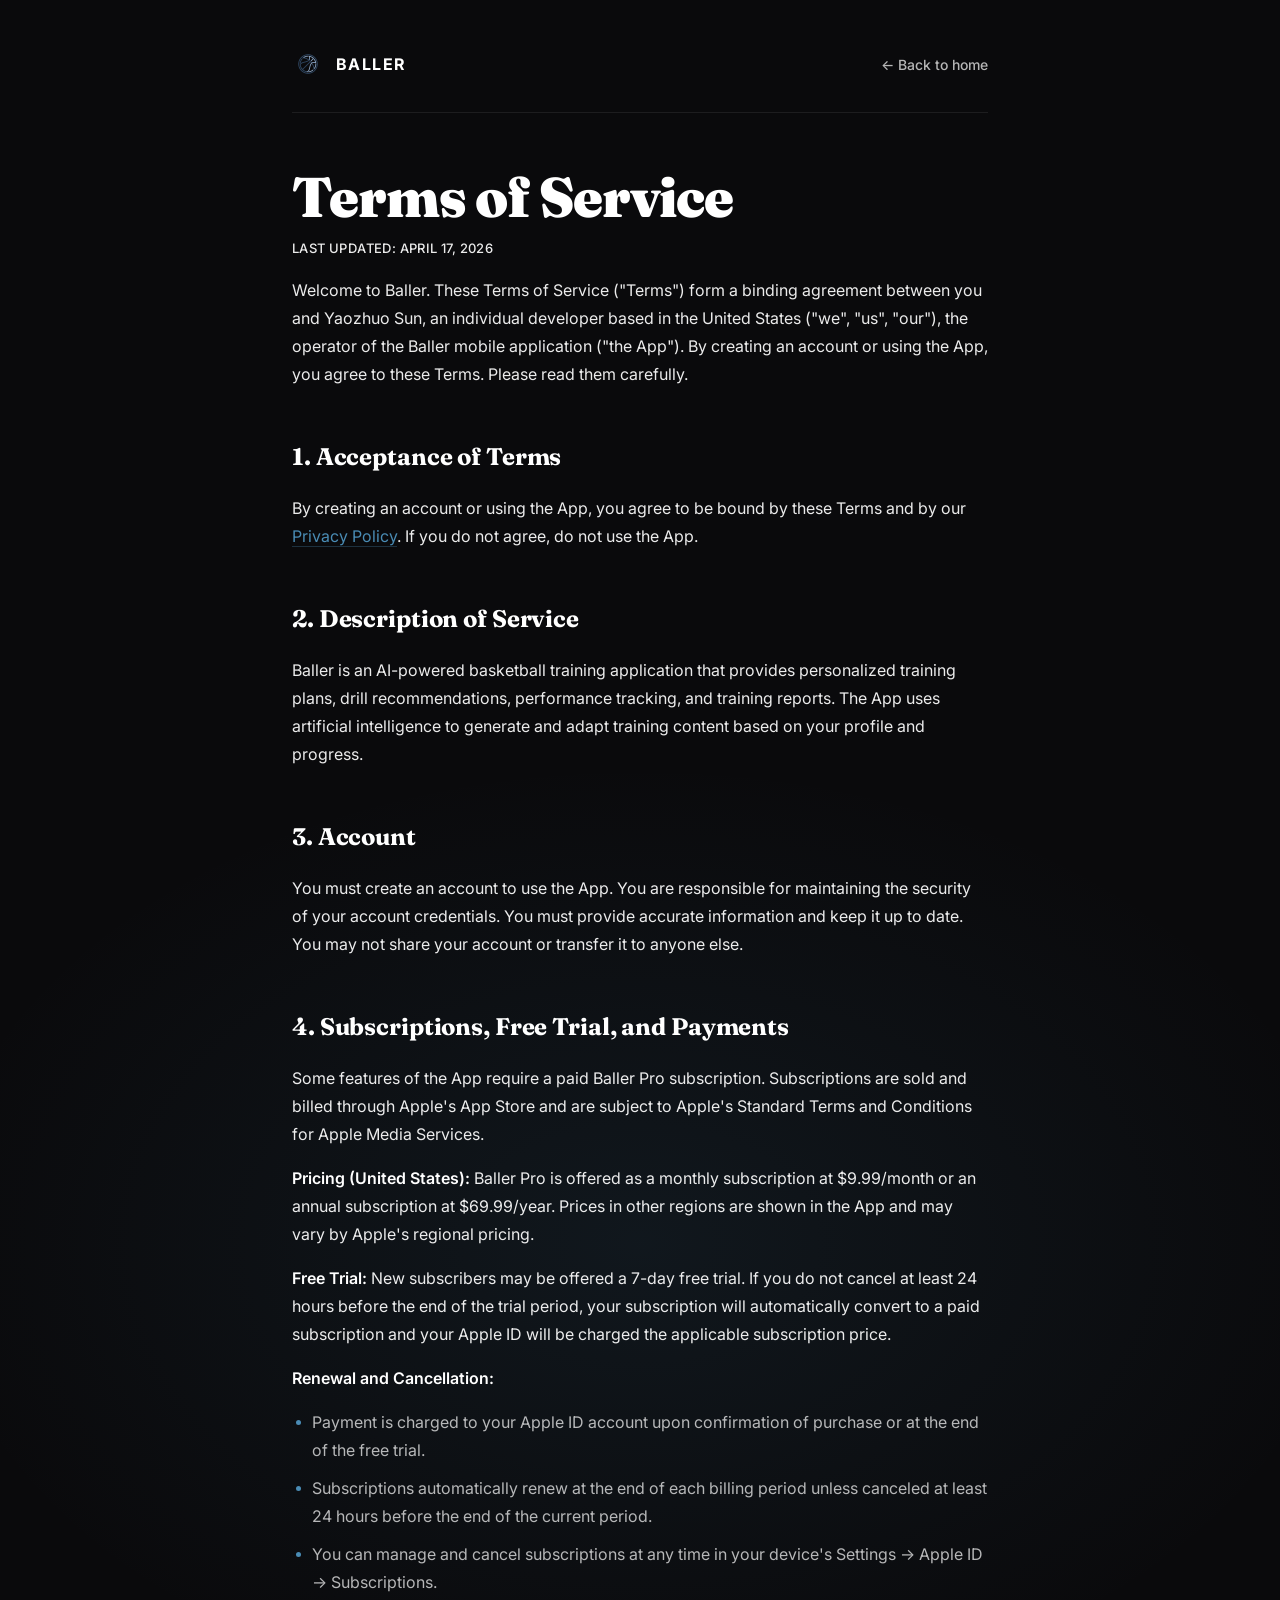
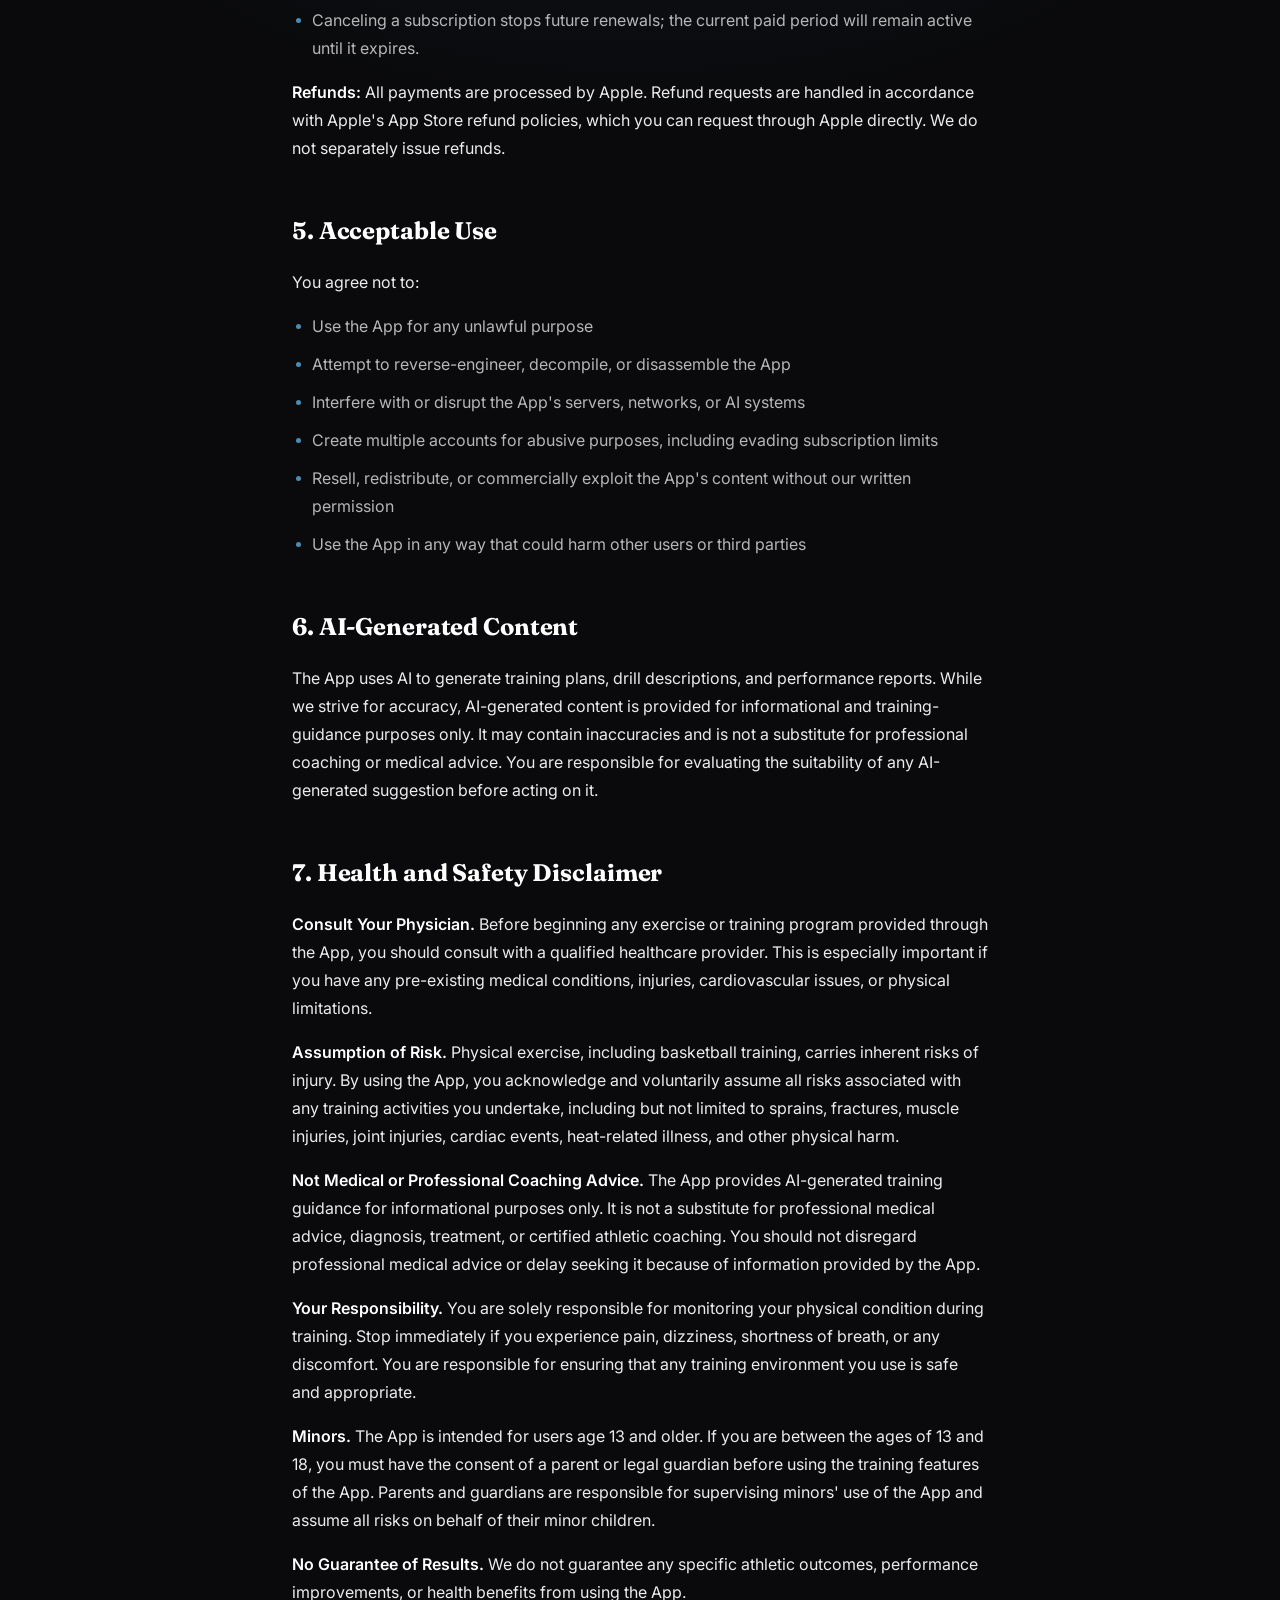
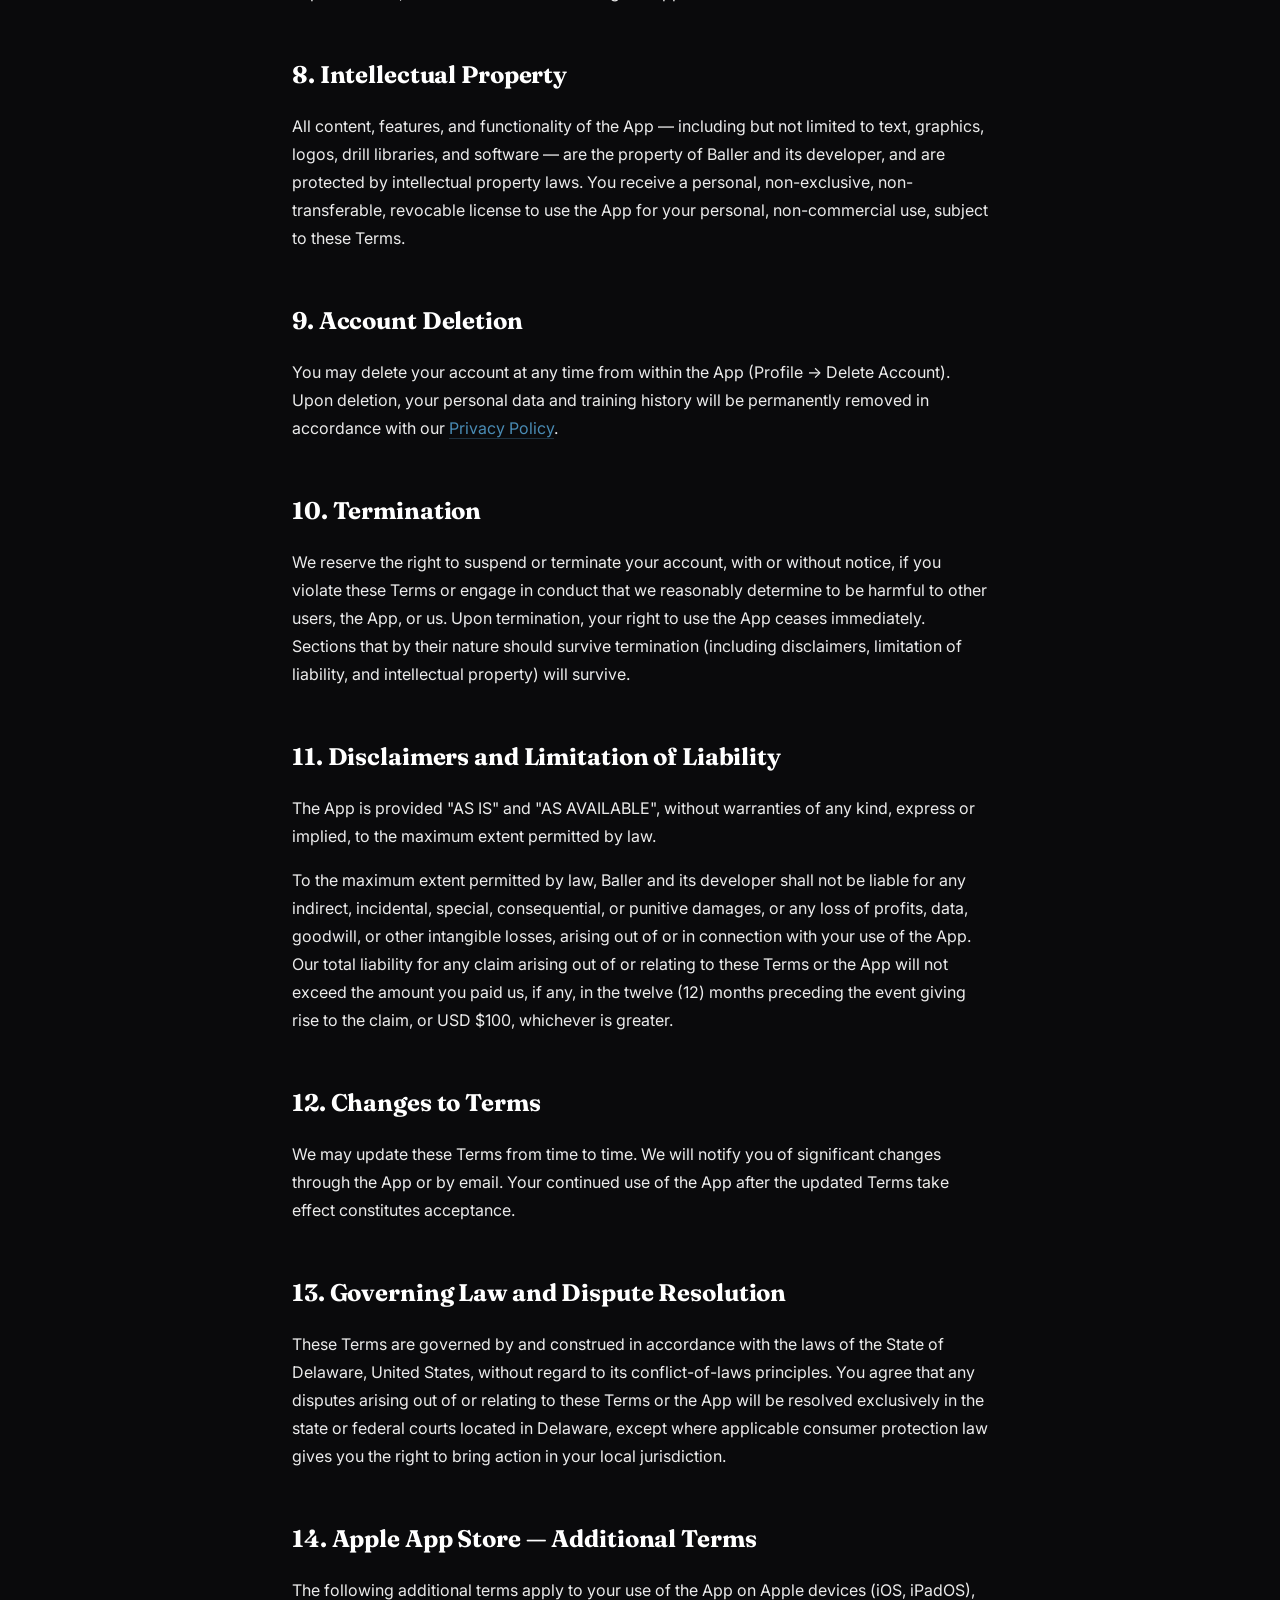
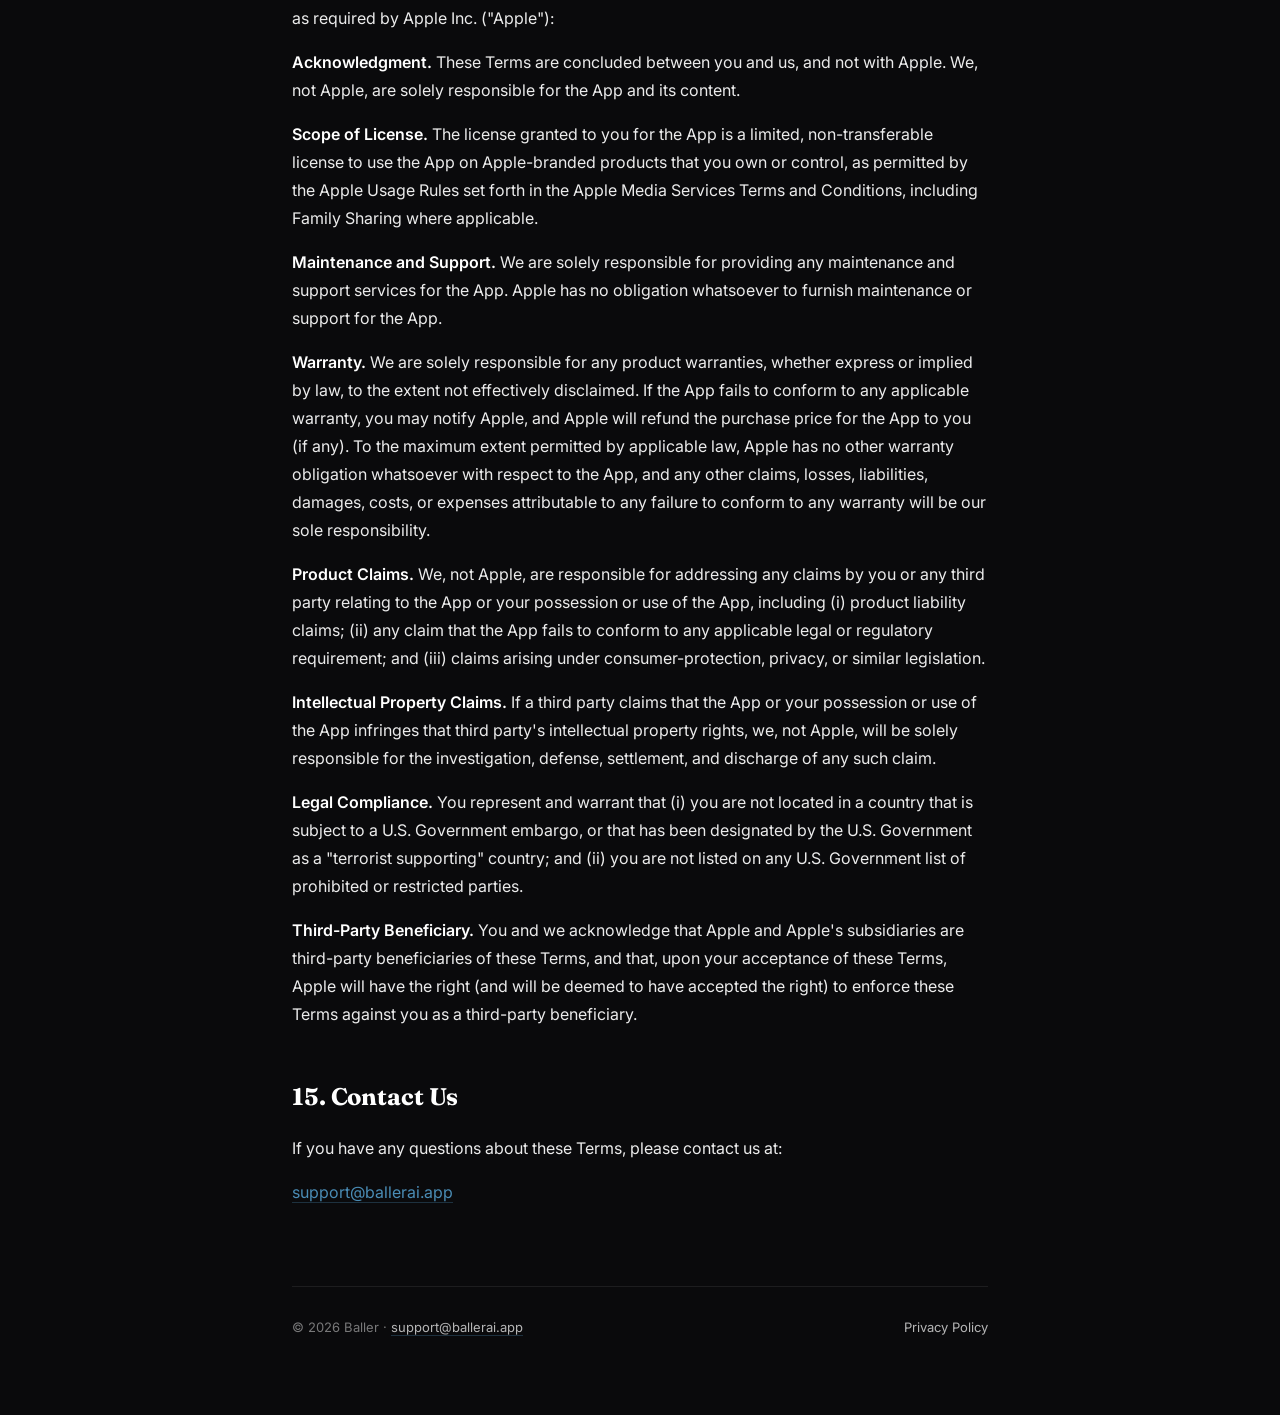
<file: terms.html>
<!DOCTYPE html>
<html lang="en">
<head>
  <meta charset="UTF-8">
  <meta name="viewport" content="width=device-width, initial-scale=1.0">
  <title>Terms of Service — Baller</title>
  <meta name="description" content="Baller Terms of Service. The rules for using the App.">
  <link rel="preconnect" href="https://fonts.googleapis.com">
  <link rel="preconnect" href="https://fonts.gstatic.com" crossorigin>
  <link href="https://fonts.googleapis.com/css2?family=Fraunces:ital,opsz,wght@0,9..144,700;0,9..144,900&family=Inter:wght@400;500;600;700&display=swap" rel="stylesheet">
  <link rel="stylesheet" href="legal.css">
</head>
<body class="legal-body">
  <div class="legal">
    <header class="legal__header">
      <a href="index.html" class="legal__back">
        <img src="assets/baller-logo.png" alt="" class="legal__logo">
        <span class="legal__brand">BALLER</span>
      </a>
      <a href="index.html" class="legal__back-link">← Back to home</a>
    </header>

    <main class="legal__content">
      <h1 class="legal__title">Terms of Service</h1>
      <p class="legal__updated">Last updated: April 17, 2026</p>

      <p>Welcome to Baller. These Terms of Service ("Terms") form a binding agreement between you and Yaozhuo Sun, an individual developer based in the United States ("we", "us", "our"), the operator of the Baller mobile application ("the App"). By creating an account or using the App, you agree to these Terms. Please read them carefully.</p>

      <h2>1. Acceptance of Terms</h2>
      <p>By creating an account or using the App, you agree to be bound by these Terms and by our <a href="privacy.html" class="legal__link">Privacy Policy</a>. If you do not agree, do not use the App.</p>

      <h2>2. Description of Service</h2>
      <p>Baller is an AI-powered basketball training application that provides personalized training plans, drill recommendations, performance tracking, and training reports. The App uses artificial intelligence to generate and adapt training content based on your profile and progress.</p>

      <h2>3. Account</h2>
      <p>You must create an account to use the App. You are responsible for maintaining the security of your account credentials. You must provide accurate information and keep it up to date. You may not share your account or transfer it to anyone else.</p>

      <h2>4. Subscriptions, Free Trial, and Payments</h2>
      <p>Some features of the App require a paid Baller Pro subscription. Subscriptions are sold and billed through Apple's App Store and are subject to Apple's Standard Terms and Conditions for Apple Media Services.</p>
      <p><strong>Pricing (United States):</strong> Baller Pro is offered as a monthly subscription at $9.99/month or an annual subscription at $69.99/year. Prices in other regions are shown in the App and may vary by Apple's regional pricing.</p>
      <p><strong>Free Trial:</strong> New subscribers may be offered a 7-day free trial. If you do not cancel at least 24 hours before the end of the trial period, your subscription will automatically convert to a paid subscription and your Apple ID will be charged the applicable subscription price.</p>
      <p><strong>Renewal and Cancellation:</strong></p>
      <ul>
        <li>Payment is charged to your Apple ID account upon confirmation of purchase or at the end of the free trial.</li>
        <li>Subscriptions automatically renew at the end of each billing period unless canceled at least 24 hours before the end of the current period.</li>
        <li>You can manage and cancel subscriptions at any time in your device's Settings → Apple ID → Subscriptions.</li>
        <li>Canceling a subscription stops future renewals; the current paid period will remain active until it expires.</li>
      </ul>
      <p><strong>Refunds:</strong> All payments are processed by Apple. Refund requests are handled in accordance with Apple's App Store refund policies, which you can request through Apple directly. We do not separately issue refunds.</p>

      <h2>5. Acceptable Use</h2>
      <p>You agree not to:</p>
      <ul>
        <li>Use the App for any unlawful purpose</li>
        <li>Attempt to reverse-engineer, decompile, or disassemble the App</li>
        <li>Interfere with or disrupt the App's servers, networks, or AI systems</li>
        <li>Create multiple accounts for abusive purposes, including evading subscription limits</li>
        <li>Resell, redistribute, or commercially exploit the App's content without our written permission</li>
        <li>Use the App in any way that could harm other users or third parties</li>
      </ul>

      <h2>6. AI-Generated Content</h2>
      <p>The App uses AI to generate training plans, drill descriptions, and performance reports. While we strive for accuracy, AI-generated content is provided for informational and training-guidance purposes only. It may contain inaccuracies and is not a substitute for professional coaching or medical advice. You are responsible for evaluating the suitability of any AI-generated suggestion before acting on it.</p>

      <h2>7. Health and Safety Disclaimer</h2>
      <p><strong>Consult Your Physician.</strong> Before beginning any exercise or training program provided through the App, you should consult with a qualified healthcare provider. This is especially important if you have any pre-existing medical conditions, injuries, cardiovascular issues, or physical limitations.</p>
      <p><strong>Assumption of Risk.</strong> Physical exercise, including basketball training, carries inherent risks of injury. By using the App, you acknowledge and voluntarily assume all risks associated with any training activities you undertake, including but not limited to sprains, fractures, muscle injuries, joint injuries, cardiac events, heat-related illness, and other physical harm.</p>
      <p><strong>Not Medical or Professional Coaching Advice.</strong> The App provides AI-generated training guidance for informational purposes only. It is not a substitute for professional medical advice, diagnosis, treatment, or certified athletic coaching. You should not disregard professional medical advice or delay seeking it because of information provided by the App.</p>
      <p><strong>Your Responsibility.</strong> You are solely responsible for monitoring your physical condition during training. Stop immediately if you experience pain, dizziness, shortness of breath, or any discomfort. You are responsible for ensuring that any training environment you use is safe and appropriate.</p>
      <p><strong>Minors.</strong> The App is intended for users age 13 and older. If you are between the ages of 13 and 18, you must have the consent of a parent or legal guardian before using the training features of the App. Parents and guardians are responsible for supervising minors' use of the App and assume all risks on behalf of their minor children.</p>
      <p><strong>No Guarantee of Results.</strong> We do not guarantee any specific athletic outcomes, performance improvements, or health benefits from using the App.</p>

      <h2>8. Intellectual Property</h2>
      <p>All content, features, and functionality of the App — including but not limited to text, graphics, logos, drill libraries, and software — are the property of Baller and its developer, and are protected by intellectual property laws. You receive a personal, non-exclusive, non-transferable, revocable license to use the App for your personal, non-commercial use, subject to these Terms.</p>

      <h2>9. Account Deletion</h2>
      <p>You may delete your account at any time from within the App (Profile → Delete Account). Upon deletion, your personal data and training history will be permanently removed in accordance with our <a href="privacy.html" class="legal__link">Privacy Policy</a>.</p>

      <h2>10. Termination</h2>
      <p>We reserve the right to suspend or terminate your account, with or without notice, if you violate these Terms or engage in conduct that we reasonably determine to be harmful to other users, the App, or us. Upon termination, your right to use the App ceases immediately. Sections that by their nature should survive termination (including disclaimers, limitation of liability, and intellectual property) will survive.</p>

      <h2>11. Disclaimers and Limitation of Liability</h2>
      <p>The App is provided "AS IS" and "AS AVAILABLE", without warranties of any kind, express or implied, to the maximum extent permitted by law.</p>
      <p>To the maximum extent permitted by law, Baller and its developer shall not be liable for any indirect, incidental, special, consequential, or punitive damages, or any loss of profits, data, goodwill, or other intangible losses, arising out of or in connection with your use of the App. Our total liability for any claim arising out of or relating to these Terms or the App will not exceed the amount you paid us, if any, in the twelve (12) months preceding the event giving rise to the claim, or USD $100, whichever is greater.</p>

      <h2>12. Changes to Terms</h2>
      <p>We may update these Terms from time to time. We will notify you of significant changes through the App or by email. Your continued use of the App after the updated Terms take effect constitutes acceptance.</p>

      <h2>13. Governing Law and Dispute Resolution</h2>
      <p>These Terms are governed by and construed in accordance with the laws of the State of Delaware, United States, without regard to its conflict-of-laws principles. You agree that any disputes arising out of or relating to these Terms or the App will be resolved exclusively in the state or federal courts located in Delaware, except where applicable consumer protection law gives you the right to bring action in your local jurisdiction.</p>

      <h2>14. Apple App Store — Additional Terms</h2>
      <p>The following additional terms apply to your use of the App on Apple devices (iOS, iPadOS), as required by Apple Inc. ("Apple"):</p>
      <p><strong>Acknowledgment.</strong> These Terms are concluded between you and us, and not with Apple. We, not Apple, are solely responsible for the App and its content.</p>
      <p><strong>Scope of License.</strong> The license granted to you for the App is a limited, non-transferable license to use the App on Apple-branded products that you own or control, as permitted by the Apple Usage Rules set forth in the Apple Media Services Terms and Conditions, including Family Sharing where applicable.</p>
      <p><strong>Maintenance and Support.</strong> We are solely responsible for providing any maintenance and support services for the App. Apple has no obligation whatsoever to furnish maintenance or support for the App.</p>
      <p><strong>Warranty.</strong> We are solely responsible for any product warranties, whether express or implied by law, to the extent not effectively disclaimed. If the App fails to conform to any applicable warranty, you may notify Apple, and Apple will refund the purchase price for the App to you (if any). To the maximum extent permitted by applicable law, Apple has no other warranty obligation whatsoever with respect to the App, and any other claims, losses, liabilities, damages, costs, or expenses attributable to any failure to conform to any warranty will be our sole responsibility.</p>
      <p><strong>Product Claims.</strong> We, not Apple, are responsible for addressing any claims by you or any third party relating to the App or your possession or use of the App, including (i) product liability claims; (ii) any claim that the App fails to conform to any applicable legal or regulatory requirement; and (iii) claims arising under consumer-protection, privacy, or similar legislation.</p>
      <p><strong>Intellectual Property Claims.</strong> If a third party claims that the App or your possession or use of the App infringes that third party's intellectual property rights, we, not Apple, will be solely responsible for the investigation, defense, settlement, and discharge of any such claim.</p>
      <p><strong>Legal Compliance.</strong> You represent and warrant that (i) you are not located in a country that is subject to a U.S. Government embargo, or that has been designated by the U.S. Government as a "terrorist supporting" country; and (ii) you are not listed on any U.S. Government list of prohibited or restricted parties.</p>
      <p><strong>Third-Party Beneficiary.</strong> You and we acknowledge that Apple and Apple's subsidiaries are third-party beneficiaries of these Terms, and that, upon your acceptance of these Terms, Apple will have the right (and will be deemed to have accepted the right) to enforce these Terms against you as a third-party beneficiary.</p>

      <h2>15. Contact Us</h2>
      <p>If you have any questions about these Terms, please contact us at:</p>
      <p><a href="mailto:support@ballerai.app" class="legal__link">support@ballerai.app</a></p>
    </main>

    <footer class="legal__footer">
      <span>© 2026 Baller · <a href="mailto:support@ballerai.app" class="legal__link">support@ballerai.app</a></span>
      <a href="privacy.html">Privacy Policy</a>
    </footer>
  </div>
</body>
</html>
</file>
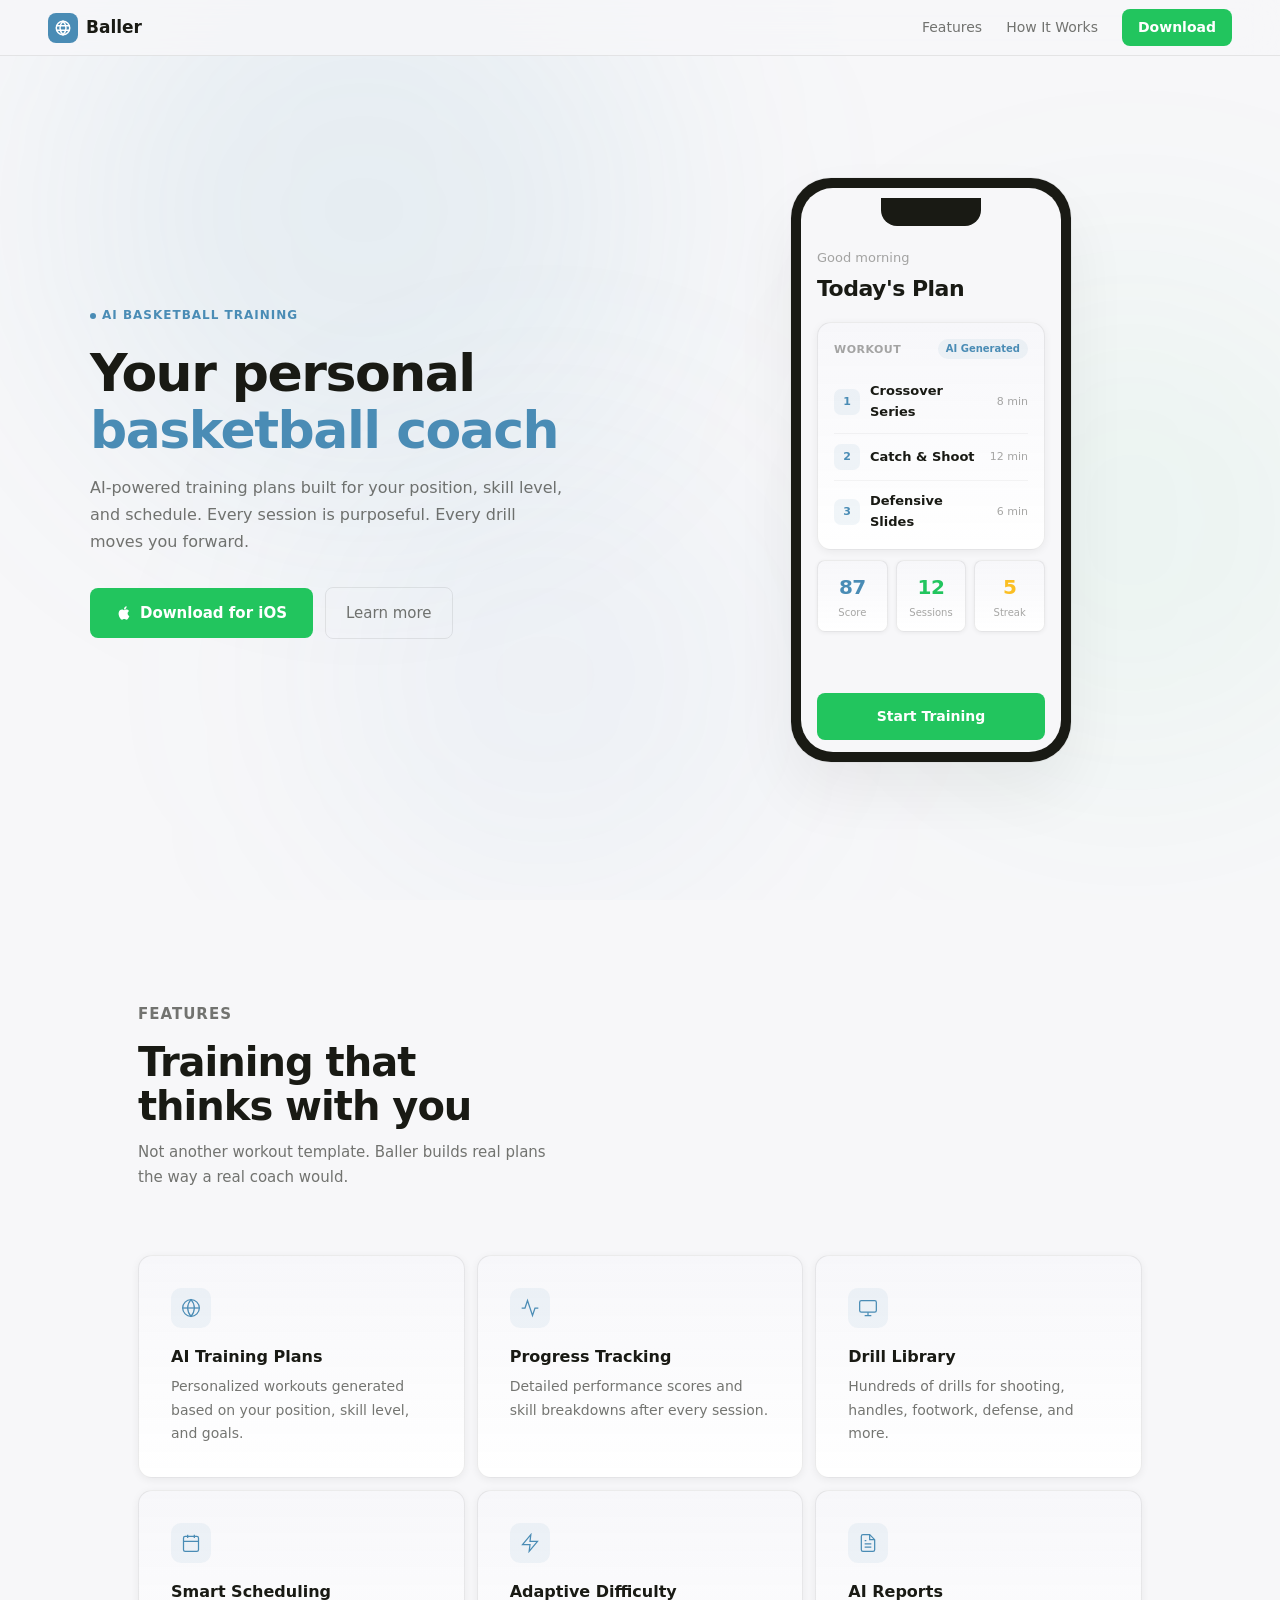
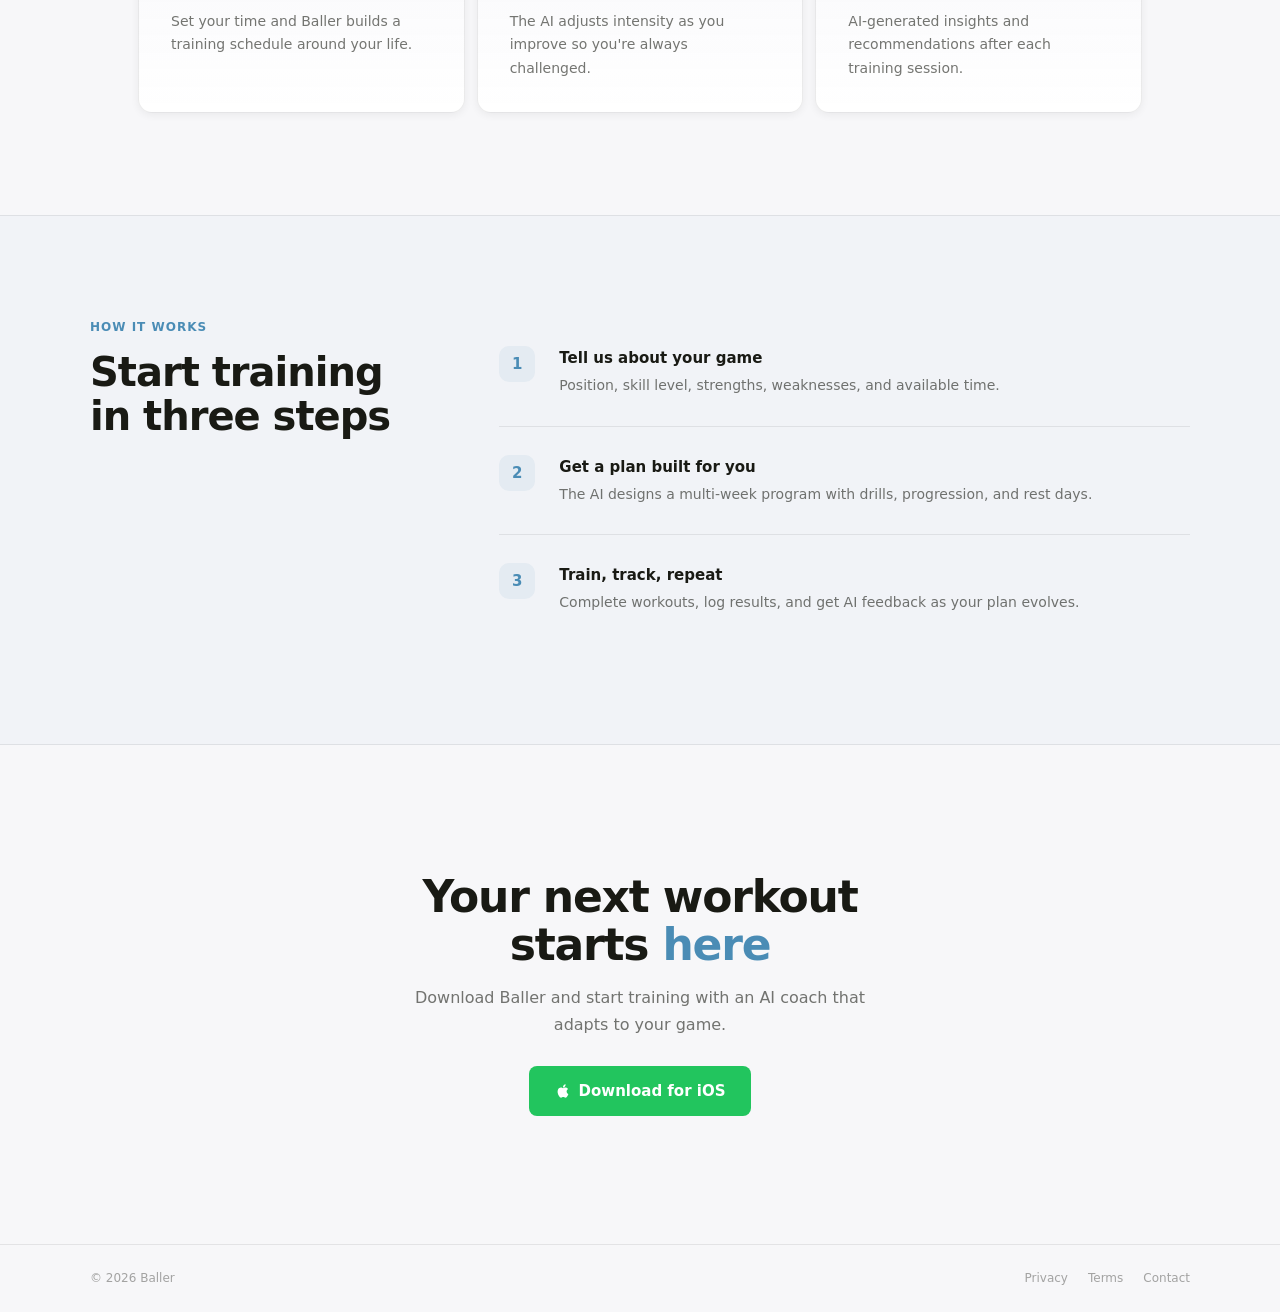
<file: _legacy/index-old.html>
<!DOCTYPE html>
<html lang="en">
<head>
    <meta charset="UTF-8">
    <meta name="viewport" content="width=device-width, initial-scale=1.0">
    <title>Baller — AI Basketball Training</title>
    <meta name="description" content="Train smarter with AI-powered basketball plans tailored to your skill level, goals, and schedule.">
    <style>
        :root {
            --bg: #F7F7F9;
            --white: #FFFFFF;
            --blue: #4A8CB5;
            --blue-light: rgba(74,140,181,0.08);
            --blue-glow: rgba(74,140,181,0.12);
            --green: #22C55E;
            --green-hover: #1dad50;
            --gold: #FBBF24;
            --text: #191A14;
            --text-60: rgba(25,26,20,0.60);
            --text-38: rgba(25,26,20,0.38);
            --text-22: rgba(25,26,20,0.22);
            --surface: rgba(0,0,0,0.04);
            --border: rgba(0,0,0,0.08);
            --card-top: #F7F7FA;
            --card-bot: rgba(255,255,255,0.95);
            --shadow: rgba(0,0,0,0.06);
            --r-sm: 8px;
            --r-md: 14px;
            --r-lg: 24px;
        }
        * { margin: 0; padding: 0; box-sizing: border-box; }
        html { scroll-behavior: smooth; }
        body {
            font-family: -apple-system, BlinkMacSystemFont, 'SF Pro Display', 'SF Pro Text', system-ui, sans-serif;
            color: var(--text); background: var(--bg);
            -webkit-font-smoothing: antialiased;
            font-size: 16px; line-height: 1.6;
            overflow-x: hidden;
        }

        /* ===== AMBIENT ===== */
        .ambient {
            position: fixed; inset: 0; z-index: 0;
            pointer-events: none; overflow: hidden;
        }
        .glow {
            position: absolute; border-radius: 50%;
            filter: blur(120px);
        }
        .glow-1 {
            width: 600px; height: 600px;
            background: rgba(74,140,181,0.09);
            top: -10%; left: 5%;
            animation: drift-a 22s ease-in-out infinite;
        }
        .glow-2 {
            width: 500px; height: 500px;
            background: rgba(34,197,94,0.05);
            top: 30%; right: -8%;
            animation: drift-b 28s ease-in-out infinite;
        }
        .glow-3 {
            width: 450px; height: 450px;
            background: rgba(74,140,181,0.06);
            bottom: 0; left: 25%;
            animation: drift-c 25s ease-in-out infinite;
        }
        @keyframes drift-a {
            0%, 100% { transform: translate(0,0); }
            33% { transform: translate(80px, 60px); }
            66% { transform: translate(-20px, 100px); }
        }
        @keyframes drift-b {
            0%, 100% { transform: translate(0,0); }
            33% { transform: translate(-70px, 80px); }
            66% { transform: translate(-100px, -20px); }
        }
        @keyframes drift-c {
            0%, 100% { transform: translate(0,0); }
            33% { transform: translate(60px, -60px); }
            66% { transform: translate(90px, 20px); }
        }

        nav, section, footer { position: relative; z-index: 2; }

        /* ===== NAV ===== */
        nav {
            position: fixed; top: 0; left: 0; right: 0; z-index: 50;
            height: 56px; padding: 0 clamp(20px, 4vw, 48px);
            display: flex; align-items: center; justify-content: space-between;
            background: rgba(247,247,249,0.8);
            backdrop-filter: blur(20px); -webkit-backdrop-filter: blur(20px);
            border-bottom: 1px solid var(--border);
        }
        .nav-brand {
            display: flex; align-items: center; gap: 8px;
            text-decoration: none; color: var(--text);
        }
        .nav-icon {
            width: 30px; height: 30px;
            border-radius: var(--r-sm);
            background: var(--blue);
            display: flex; align-items: center; justify-content: center;
        }
        .nav-icon svg { width: 18px; height: 18px; }
        .nav-brand span { font-size: 17px; font-weight: 700; }
        .nav-links { display: flex; align-items: center; gap: 24px; }
        .nav-links a {
            font-size: 14px; font-weight: 500; color: var(--text-60);
            text-decoration: none; transition: color 0.15s;
        }
        .nav-links a:hover { color: var(--text); }
        .nav-cta {
            background: var(--green) !important; color: var(--white) !important;
            padding: 7px 16px; border-radius: var(--r-sm);
            font-weight: 700 !important; font-size: 14px !important;
            transition: background 0.15s;
        }
        .nav-cta:hover { background: var(--green-hover) !important; color: var(--white) !important; }

        /* ===== HERO ===== */
        .hero {
            min-height: 100vh;
            display: flex; align-items: center; justify-content: center;
            padding: 120px clamp(20px, 4vw, 48px) 80px;
        }
        .hero-inner {
            max-width: 1100px; width: 100%;
            display: grid; grid-template-columns: 1fr 1fr;
            align-items: center;
            gap: clamp(40px, 5vw, 80px);
        }
        .hero-text { max-width: 480px; }
        .hero-tag {
            display: inline-flex; align-items: center; gap: 6px;
            font-size: 12px; font-weight: 600;
            color: var(--blue); letter-spacing: 1px;
            text-transform: uppercase;
            margin-bottom: 20px;
        }
        .hero-tag::before {
            content: ''; width: 6px; height: 6px;
            border-radius: 50%; background: var(--blue);
        }
        .hero h1 {
            font-size: clamp(36px, 5vw, 52px);
            font-weight: 800; line-height: 1.08;
            letter-spacing: -1.5px;
            margin-bottom: 16px;
        }
        .hero h1 .accent { color: var(--blue); }
        .hero-body {
            font-size: 16px; line-height: 1.7;
            color: var(--text-60);
            margin-bottom: 32px;
        }
        .hero-actions { display: flex; align-items: center; gap: 12px; flex-wrap: wrap; }
        .btn-green {
            display: inline-flex; align-items: center; gap: 8px;
            background: var(--green); color: var(--white);
            text-decoration: none; font-size: 15px; font-weight: 700;
            padding: 13px 26px; border-radius: var(--r-sm);
            transition: background 0.15s, transform 0.2s;
        }
        .btn-green:hover { background: var(--green-hover); transform: translateY(-1px); }
        .btn-green svg { width: 16px; height: 16px; }
        .btn-outline {
            display: inline-flex; align-items: center;
            color: var(--text-60); text-decoration: none;
            font-size: 15px; font-weight: 500;
            padding: 13px 20px; border-radius: var(--r-sm);
            border: 1px solid var(--border);
            transition: border-color 0.15s, color 0.15s;
        }
        .btn-outline:hover { border-color: var(--text-22); color: var(--text); }

        /* Phone mockup */
        .hero-phone { display: flex; justify-content: center; }
        .phone {
            width: 280px;
            background: var(--text);
            border-radius: 40px;
            padding: 10px;
            box-shadow: 0 32px 64px var(--shadow), 0 0 0 1px rgba(0,0,0,0.04);
        }
        .phone-inner {
            background: var(--bg);
            border-radius: 32px;
            overflow: hidden;
            aspect-ratio: 9/19.5;
            display: flex; flex-direction: column;
        }
        .phone-status {
            height: 44px; padding: 0 20px;
            display: flex; align-items: flex-end; justify-content: center;
            padding-bottom: 6px; position: relative;
        }
        .phone-notch {
            width: 100px; height: 28px;
            background: var(--text);
            border-radius: 0 0 16px 16px;
        }
        .phone-content {
            flex: 1; padding: 16px 16px 12px;
            display: flex; flex-direction: column;
        }
        .pc-greeting {
            font-size: 13px; color: var(--text-38);
            font-weight: 500; margin-bottom: 2px;
        }
        .pc-name {
            font-size: 22px; font-weight: 800;
            letter-spacing: -0.5px; margin-bottom: 16px;
        }
        /* Glass card inside phone */
        .pc-card {
            background: linear-gradient(180deg, var(--card-top), var(--card-bot));
            border: 1px solid var(--border);
            border-radius: var(--r-md);
            padding: 16px;
            box-shadow: 0 2px 8px var(--shadow);
            margin-bottom: 10px;
        }
        .pc-card-head {
            display: flex; align-items: center; justify-content: space-between;
            margin-bottom: 12px;
        }
        .pc-card-title { font-size: 11px; font-weight: 600; color: var(--text-38); text-transform: uppercase; letter-spacing: 0.5px; }
        .pc-card-badge {
            font-size: 10px; font-weight: 700; color: var(--blue);
            background: var(--blue-light); padding: 2px 8px;
            border-radius: 100px;
        }
        .pc-drill {
            display: flex; align-items: center; gap: 10px;
            padding: 10px 0;
            border-bottom: 1px solid rgba(0,0,0,0.04);
        }
        .pc-drill:last-child { border-bottom: none; padding-bottom: 0; }
        .pc-drill-num {
            width: 26px; height: 26px; border-radius: 7px;
            background: var(--blue-light); color: var(--blue);
            display: flex; align-items: center; justify-content: center;
            font-size: 11px; font-weight: 800; flex-shrink: 0;
        }
        .pc-drill-name { font-size: 13px; font-weight: 600; flex: 1; }
        .pc-drill-time { font-size: 11px; color: var(--text-38); font-weight: 500; }

        /* Stats card */
        .pc-stats {
            display: grid; grid-template-columns: 1fr 1fr 1fr;
            gap: 8px;
        }
        .pc-stat {
            background: linear-gradient(180deg, var(--card-top), var(--card-bot));
            border: 1px solid var(--border);
            border-radius: var(--r-sm);
            padding: 10px 8px; text-align: center;
            box-shadow: 0 1px 4px var(--shadow);
        }
        .pc-stat-val { font-size: 20px; font-weight: 800; letter-spacing: -0.5px; }
        .pc-stat-val.blue { color: var(--blue); }
        .pc-stat-val.green { color: var(--green); }
        .pc-stat-val.gold { color: var(--gold); }
        .pc-stat-label { font-size: 10px; color: var(--text-38); font-weight: 500; margin-top: 2px; }

        .pc-bottom { margin-top: auto; }
        .pc-btn {
            width: 100%; padding: 12px;
            background: var(--green); color: var(--white);
            border: none; border-radius: var(--r-sm);
            font-size: 14px; font-weight: 700;
            text-align: center;
        }

        /* ===== FEATURES ===== */
        .features {
            padding: clamp(60px, 8vw, 120px) clamp(20px, 4vw, 48px);
            max-width: 1100px; margin: 0 auto;
        }
        .feat-head { max-width: 420px; margin-bottom: clamp(40px, 5vw, 64px); }
        .s-tag {
            font-size: 12px; font-weight: 600; color: var(--blue);
            letter-spacing: 1px; text-transform: uppercase;
            margin-bottom: 12px;
        }
        .feat-head h2 {
            font-size: clamp(28px, 3.5vw, 40px);
            font-weight: 800; letter-spacing: -1px;
            line-height: 1.1; margin-bottom: 12px;
        }
        .feat-head p { font-size: 15px; color: var(--text-60); line-height: 1.7; }

        .feat-grid {
            display: grid; grid-template-columns: repeat(3, 1fr);
            gap: 12px;
        }
        .feat-card {
            background: linear-gradient(180deg, var(--card-top), var(--card-bot));
            border: 1px solid var(--border);
            border-radius: var(--r-md);
            padding: clamp(24px, 3vw, 32px);
            box-shadow: 0 2px 8px var(--shadow);
            transition: transform 0.3s cubic-bezier(0.16,1,0.3,1);
        }
        .feat-card:hover { transform: translateY(-4px); }
        .feat-icon {
            width: 40px; height: 40px; border-radius: 10px;
            background: var(--blue-light);
            display: flex; align-items: center; justify-content: center;
            margin-bottom: 16px;
        }
        .feat-icon svg { width: 20px; height: 20px; color: var(--blue); }
        .feat-card h3 { font-size: 16px; font-weight: 700; margin-bottom: 6px; }
        .feat-card p { font-size: 14px; color: var(--text-60); line-height: 1.65; }

        /* ===== HOW ===== */
        .how {
            padding: clamp(60px, 8vw, 120px) clamp(20px, 4vw, 48px);
            background: rgba(74,140,181,0.03);
            border-top: 1px solid var(--border);
            border-bottom: 1px solid var(--border);
        }
        .how-inner {
            max-width: 1100px; margin: 0 auto;
            display: grid; grid-template-columns: 1fr 2fr;
            gap: clamp(40px, 5vw, 80px); align-items: start;
        }
        .how-head h2 {
            font-size: clamp(28px, 3.5vw, 40px);
            font-weight: 800; letter-spacing: -1px; line-height: 1.1;
        }
        .how-steps { display: flex; flex-direction: column; }
        .how-step {
            display: grid; grid-template-columns: 44px 1fr;
            gap: 16px; align-items: start;
            padding: clamp(20px, 2.5vw, 28px) 0;
            border-bottom: 1px solid var(--border);
        }
        .how-step:last-child { border-bottom: none; }
        .step-circle {
            width: 36px; height: 36px; border-radius: 10px;
            background: var(--blue-light); color: var(--blue);
            display: flex; align-items: center; justify-content: center;
            font-size: 15px; font-weight: 800;
        }
        .how-step h3 { font-size: 15px; font-weight: 700; margin-bottom: 4px; }
        .how-step p { font-size: 14px; color: var(--text-60); line-height: 1.65; }

        /* ===== CTA ===== */
        .cta {
            padding: clamp(80px, 10vw, 140px) clamp(20px, 4vw, 48px);
            text-align: center;
        }
        .cta-inner { max-width: 480px; margin: 0 auto; }
        .cta h2 {
            font-size: clamp(28px, 4vw, 44px);
            font-weight: 800; letter-spacing: -1.2px;
            line-height: 1.1; margin-bottom: 14px;
        }
        .cta h2 .accent { color: var(--blue); }
        .cta p {
            font-size: 16px; color: var(--text-60);
            line-height: 1.7; margin-bottom: 28px;
        }

        /* ===== FOOTER ===== */
        footer {
            border-top: 1px solid var(--border);
            padding: 24px clamp(20px, 4vw, 48px);
        }
        .foot-inner {
            max-width: 1100px; margin: 0 auto;
            display: flex; align-items: center; justify-content: space-between;
        }
        .foot-copy { font-size: 12px; color: var(--text-38); }
        .foot-links { display: flex; gap: 20px; }
        .foot-links a {
            font-size: 12px; color: var(--text-38);
            text-decoration: none; transition: color 0.15s;
        }
        .foot-links a:hover { color: var(--text-60); }

        /* ===== REVEAL ===== */
        .sr {
            opacity: 0; transform: translateY(16px);
            transition: opacity 0.6s cubic-bezier(0.16,1,0.3,1), transform 0.6s cubic-bezier(0.16,1,0.3,1);
        }
        .sr.vis { opacity: 1; transform: none; }
        .d1 { transition-delay: 0.06s; }
        .d2 { transition-delay: 0.12s; }
        .d3 { transition-delay: 0.18s; }

        @media (prefers-reduced-motion: reduce) {
            *, *::before, *::after {
                animation-duration: 0.01ms !important;
                transition-duration: 0.01ms !important;
            }
        }

        @media (max-width: 860px) {
            .hero-inner { grid-template-columns: 1fr; text-align: center; }
            .hero-text { max-width: 100%; margin: 0 auto; }
            .hero-body { margin-left: auto; margin-right: auto; }
            .hero-actions { justify-content: center; }
            .hero-phone { order: -1; }
            .phone { width: 240px; }
            .feat-grid { grid-template-columns: 1fr; max-width: 380px; margin: 0 auto; }
            .how-inner { grid-template-columns: 1fr; }
        }
        @media (max-width: 480px) {
            .nav-links a:not(.nav-cta) { display: none; }
            .hero h1 { font-size: 32px; }
            .foot-inner { flex-direction: column; gap: 10px; text-align: center; }
        }
    </style>
</head>
<body>

<div class="ambient" aria-hidden="true">
    <div class="glow glow-1"></div>
    <div class="glow glow-2"></div>
    <div class="glow glow-3"></div>
</div>

<nav>
    <a href="/" class="nav-brand">
        <div class="nav-icon">
            <svg viewBox="0 0 24 24" fill="none" stroke="white" stroke-width="2" stroke-linecap="round"><circle cx="12" cy="12" r="9"/><path d="M12 3c0 0-4 4-4 9s4 9 4 9"/><path d="M12 3c0 0 4 4 4 9s-4 9-4 9"/><path d="M3.5 9h17M3.5 15h17"/></svg>
        </div>
        <span>Baller</span>
    </a>
    <div class="nav-links">
        <a href="#features">Features</a>
        <a href="#how">How It Works</a>
        <a href="#" class="nav-cta">Download</a>
    </div>
</nav>

<section class="hero">
    <div class="hero-inner">
        <div class="hero-text">
            <p class="hero-tag sr">AI Basketball Training</p>
            <h1 class="sr d1">Your personal<br><span class="accent">basketball coach</span></h1>
            <p class="hero-body sr d2">AI-powered training plans built for your position, skill level, and schedule. Every session is purposeful. Every drill moves you forward.</p>
            <div class="hero-actions sr d3">
                <a href="#" class="btn-green">
                    <svg viewBox="0 0 24 24" fill="currentColor"><path d="M18.71 19.5c-.83 1.24-1.71 2.45-3.05 2.47-1.34.03-1.77-.79-3.29-.79-1.53 0-2 .77-3.27.82-1.31.05-2.3-1.32-3.14-2.53C4.25 17 2.94 12.45 4.7 9.39c.87-1.52 2.43-2.48 4.12-2.51 1.28-.02 2.5.87 3.29.87.78 0 2.26-1.07 3.8-.91.65.03 2.47.26 3.64 1.98-.09.06-2.17 1.28-2.15 3.81.03 3.02 2.65 4.03 2.68 4.04-.03.07-.42 1.44-1.38 2.83M13 3.5c.73-.83 1.94-1.46 2.94-1.5.13 1.17-.34 2.35-1.04 3.19-.69.85-1.83 1.51-2.95 1.42-.15-1.15.41-2.35 1.05-3.11z"/></svg>
                    Download for iOS
                </a>
                <a href="#features" class="btn-outline">Learn more</a>
            </div>
        </div>
        <div class="hero-phone sr d2">
            <div class="phone">
                <div class="phone-inner">
                    <div class="phone-status"><div class="phone-notch"></div></div>
                    <div class="phone-content">
                        <p class="pc-greeting">Good morning</p>
                        <p class="pc-name">Today's Plan</p>
                        <div class="pc-card">
                            <div class="pc-card-head">
                                <span class="pc-card-title">Workout</span>
                                <span class="pc-card-badge">AI Generated</span>
                            </div>
                            <div class="pc-drill">
                                <div class="pc-drill-num">1</div>
                                <span class="pc-drill-name">Crossover Series</span>
                                <span class="pc-drill-time">8 min</span>
                            </div>
                            <div class="pc-drill">
                                <div class="pc-drill-num">2</div>
                                <span class="pc-drill-name">Catch & Shoot</span>
                                <span class="pc-drill-time">12 min</span>
                            </div>
                            <div class="pc-drill">
                                <div class="pc-drill-num">3</div>
                                <span class="pc-drill-name">Defensive Slides</span>
                                <span class="pc-drill-time">6 min</span>
                            </div>
                        </div>
                        <div class="pc-stats">
                            <div class="pc-stat">
                                <div class="pc-stat-val blue">87</div>
                                <div class="pc-stat-label">Score</div>
                            </div>
                            <div class="pc-stat">
                                <div class="pc-stat-val green">12</div>
                                <div class="pc-stat-label">Sessions</div>
                            </div>
                            <div class="pc-stat">
                                <div class="pc-stat-val gold">5</div>
                                <div class="pc-stat-label">Streak</div>
                            </div>
                        </div>
                        <div class="pc-bottom">
                            <div class="pc-btn">Start Training</div>
                        </div>
                    </div>
                </div>
            </div>
        </div>
    </div>
</section>

<section class="features" id="features">
    <div class="feat-head sr">
        <p class="s-tag">Features</p>
        <h2>Training that thinks with you</h2>
        <p>Not another workout template. Baller builds real plans the way a real coach would.</p>
    </div>
    <div class="feat-grid">
        <div class="feat-card sr">
            <div class="feat-icon"><svg viewBox="0 0 24 24" fill="none" stroke="currentColor" stroke-width="1.5"><circle cx="12" cy="12" r="10"/><path d="M12 2a15.3 15.3 0 0 1 4 10 15.3 15.3 0 0 1-4 10 15.3 15.3 0 0 1-4-10 15.3 15.3 0 0 1 4-10z"/><path d="M2 12h20"/></svg></div>
            <h3>AI Training Plans</h3>
            <p>Personalized workouts generated based on your position, skill level, and goals.</p>
        </div>
        <div class="feat-card sr d1">
            <div class="feat-icon"><svg viewBox="0 0 24 24" fill="none" stroke="currentColor" stroke-width="1.5"><path d="M22 12h-4l-3 9L9 3l-3 9H2"/></svg></div>
            <h3>Progress Tracking</h3>
            <p>Detailed performance scores and skill breakdowns after every session.</p>
        </div>
        <div class="feat-card sr d2">
            <div class="feat-icon"><svg viewBox="0 0 24 24" fill="none" stroke="currentColor" stroke-width="1.5"><rect x="2" y="3" width="20" height="14" rx="2"/><path d="M8 21h8M12 17v4"/></svg></div>
            <h3>Drill Library</h3>
            <p>Hundreds of drills for shooting, handles, footwork, defense, and more.</p>
        </div>
        <div class="feat-card sr">
            <div class="feat-icon"><svg viewBox="0 0 24 24" fill="none" stroke="currentColor" stroke-width="1.5"><rect x="3" y="4" width="18" height="18" rx="2"/><path d="M16 2v4M8 2v4M3 10h18"/></svg></div>
            <h3>Smart Scheduling</h3>
            <p>Set your time and Baller builds a training schedule around your life.</p>
        </div>
        <div class="feat-card sr d1">
            <div class="feat-icon"><svg viewBox="0 0 24 24" fill="none" stroke="currentColor" stroke-width="1.5"><path d="M13 2L3 14h9l-1 8 10-12h-9l1-8z"/></svg></div>
            <h3>Adaptive Difficulty</h3>
            <p>The AI adjusts intensity as you improve so you're always challenged.</p>
        </div>
        <div class="feat-card sr d2">
            <div class="feat-icon"><svg viewBox="0 0 24 24" fill="none" stroke="currentColor" stroke-width="1.5"><path d="M14 2H6a2 2 0 0 0-2 2v16a2 2 0 0 0 2 2h12a2 2 0 0 0 2-2V8z"/><path d="M14 2v6h6M16 13H8M16 17H8M10 9H8"/></svg></div>
            <h3>AI Reports</h3>
            <p>AI-generated insights and recommendations after each training session.</p>
        </div>
    </div>
</section>

<section class="how" id="how">
    <div class="how-inner">
        <div class="how-head sr">
            <p class="s-tag">How it works</p>
            <h2>Start training in three steps</h2>
        </div>
        <div class="how-steps">
            <div class="how-step sr">
                <div class="step-circle">1</div>
                <div><h3>Tell us about your game</h3><p>Position, skill level, strengths, weaknesses, and available time.</p></div>
            </div>
            <div class="how-step sr d1">
                <div class="step-circle">2</div>
                <div><h3>Get a plan built for you</h3><p>The AI designs a multi-week program with drills, progression, and rest days.</p></div>
            </div>
            <div class="how-step sr d2">
                <div class="step-circle">3</div>
                <div><h3>Train, track, repeat</h3><p>Complete workouts, log results, and get AI feedback as your plan evolves.</p></div>
            </div>
        </div>
    </div>
</section>

<section class="cta">
    <div class="cta-inner">
        <h2 class="sr">Your next workout<br>starts <span class="accent">here</span></h2>
        <p class="sr d1">Download Baller and start training with an AI coach that adapts to your game.</p>
        <a href="#" class="btn-green sr d2">
            <svg viewBox="0 0 24 24" fill="currentColor" width="16" height="16"><path d="M18.71 19.5c-.83 1.24-1.71 2.45-3.05 2.47-1.34.03-1.77-.79-3.29-.79-1.53 0-2 .77-3.27.82-1.31.05-2.3-1.32-3.14-2.53C4.25 17 2.94 12.45 4.7 9.39c.87-1.52 2.43-2.48 4.12-2.51 1.28-.02 2.5.87 3.29.87.78 0 2.26-1.07 3.8-.91.65.03 2.47.26 3.64 1.98-.09.06-2.17 1.28-2.15 3.81.03 3.02 2.65 4.03 2.68 4.04-.03.07-.42 1.44-1.38 2.83M13 3.5c.73-.83 1.94-1.46 2.94-1.5.13 1.17-.34 2.35-1.04 3.19-.69.85-1.83 1.51-2.95 1.42-.15-1.15.41-2.35 1.05-3.11z"/></svg>
            Download for iOS
        </a>
    </div>
</section>

<footer>
    <div class="foot-inner">
        <span class="foot-copy">&copy; 2026 Baller</span>
        <div class="foot-links">
            <a href="/privacy.html">Privacy</a>
            <a href="/terms.html">Terms</a>
            <a href="mailto:support@ballerai.app">Contact</a>
        </div>
    </div>
</footer>

<script>
const obs = new IntersectionObserver(
    es => es.forEach(e => { if (e.isIntersecting) e.target.classList.add('vis'); }),
    { threshold: 0.1 }
);
document.querySelectorAll('.sr').forEach(el => obs.observe(el));
</script>

</body>
</html>
</file>
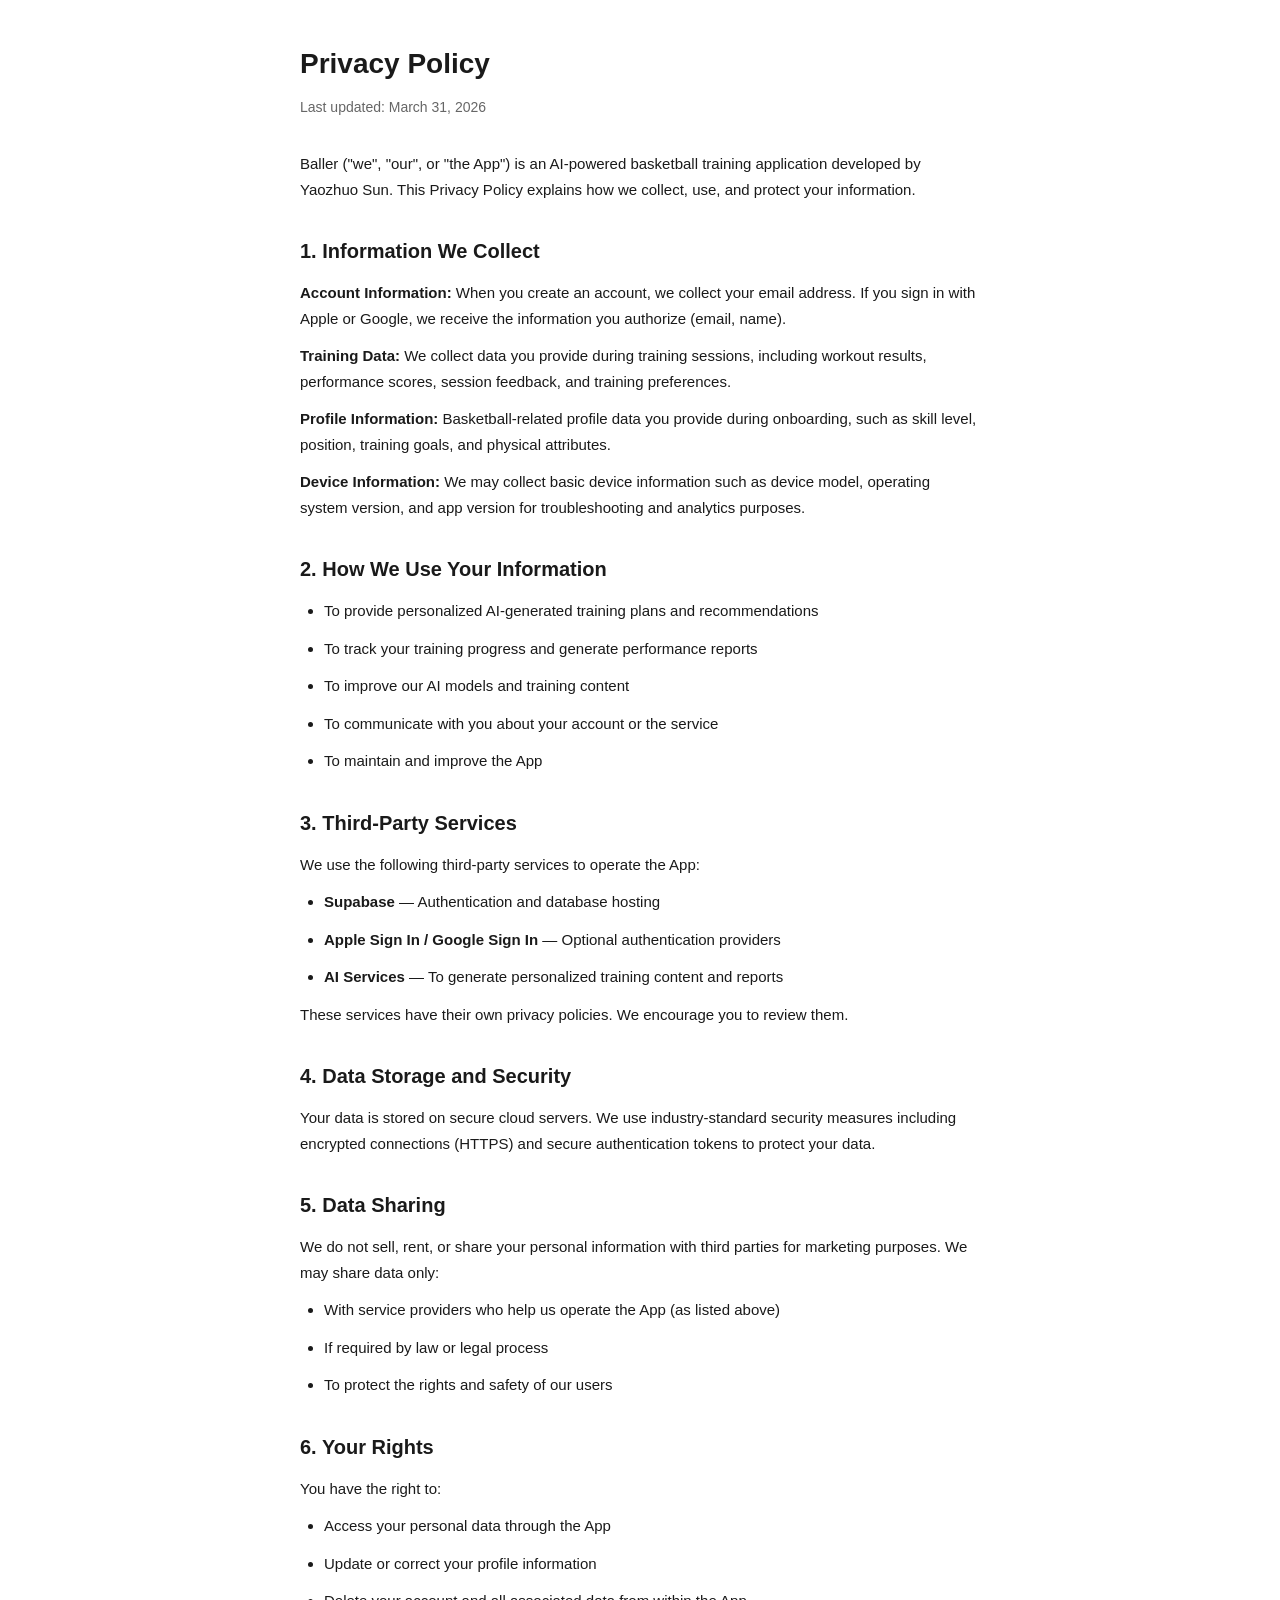
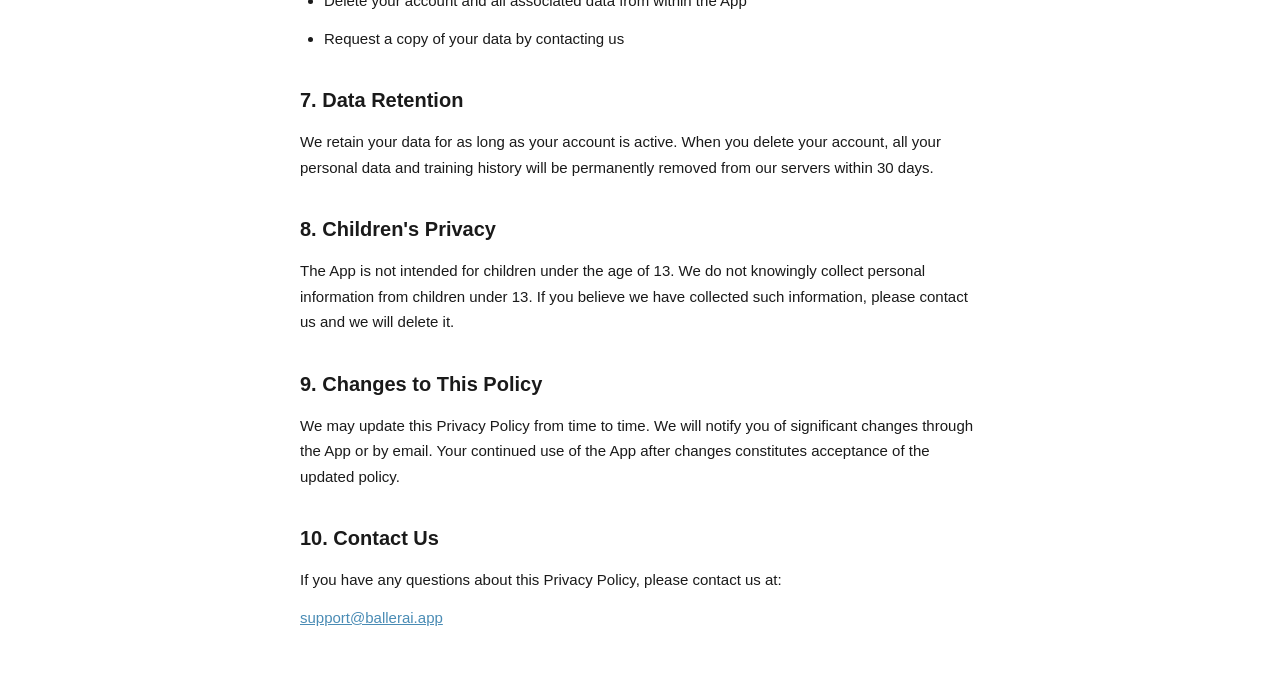
<file: _legacy/privacy-old.html>
<!DOCTYPE html>
<html lang="en">
<head>
    <meta charset="UTF-8">
    <meta name="viewport" content="width=device-width, initial-scale=1.0">
    <title>Privacy Policy - Baller</title>
    <style>
        * { margin: 0; padding: 0; box-sizing: border-box; }
        body { font-family: -apple-system, BlinkMacSystemFont, 'Segoe UI', Roboto, sans-serif; color: #1a1a1a; line-height: 1.7; padding: 40px 20px; max-width: 720px; margin: 0 auto; }
        h1 { font-size: 28px; font-weight: 700; margin-bottom: 8px; }
        .updated { color: #666; font-size: 14px; margin-bottom: 32px; }
        h2 { font-size: 20px; font-weight: 600; margin-top: 32px; margin-bottom: 12px; }
        p, li { font-size: 15px; margin-bottom: 12px; }
        ul { padding-left: 24px; }
        a { color: #4A8CB5; }
    </style>
</head>
<body>
    <h1>Privacy Policy</h1>
    <p class="updated">Last updated: March 31, 2026</p>

    <p>Baller ("we", "our", or "the App") is an AI-powered basketball training application developed by Yaozhuo Sun. This Privacy Policy explains how we collect, use, and protect your information.</p>

    <h2>1. Information We Collect</h2>
    <p><strong>Account Information:</strong> When you create an account, we collect your email address. If you sign in with Apple or Google, we receive the information you authorize (email, name).</p>
    <p><strong>Training Data:</strong> We collect data you provide during training sessions, including workout results, performance scores, session feedback, and training preferences.</p>
    <p><strong>Profile Information:</strong> Basketball-related profile data you provide during onboarding, such as skill level, position, training goals, and physical attributes.</p>
    <p><strong>Device Information:</strong> We may collect basic device information such as device model, operating system version, and app version for troubleshooting and analytics purposes.</p>

    <h2>2. How We Use Your Information</h2>
    <ul>
        <li>To provide personalized AI-generated training plans and recommendations</li>
        <li>To track your training progress and generate performance reports</li>
        <li>To improve our AI models and training content</li>
        <li>To communicate with you about your account or the service</li>
        <li>To maintain and improve the App</li>
    </ul>

    <h2>3. Third-Party Services</h2>
    <p>We use the following third-party services to operate the App:</p>
    <ul>
        <li><strong>Supabase</strong> — Authentication and database hosting</li>
        <li><strong>Apple Sign In / Google Sign In</strong> — Optional authentication providers</li>
        <li><strong>AI Services</strong> — To generate personalized training content and reports</li>
    </ul>
    <p>These services have their own privacy policies. We encourage you to review them.</p>

    <h2>4. Data Storage and Security</h2>
    <p>Your data is stored on secure cloud servers. We use industry-standard security measures including encrypted connections (HTTPS) and secure authentication tokens to protect your data.</p>

    <h2>5. Data Sharing</h2>
    <p>We do not sell, rent, or share your personal information with third parties for marketing purposes. We may share data only:</p>
    <ul>
        <li>With service providers who help us operate the App (as listed above)</li>
        <li>If required by law or legal process</li>
        <li>To protect the rights and safety of our users</li>
    </ul>

    <h2>6. Your Rights</h2>
    <p>You have the right to:</p>
    <ul>
        <li>Access your personal data through the App</li>
        <li>Update or correct your profile information</li>
        <li>Delete your account and all associated data from within the App</li>
        <li>Request a copy of your data by contacting us</li>
    </ul>

    <h2>7. Data Retention</h2>
    <p>We retain your data for as long as your account is active. When you delete your account, all your personal data and training history will be permanently removed from our servers within 30 days.</p>

    <h2>8. Children's Privacy</h2>
    <p>The App is not intended for children under the age of 13. We do not knowingly collect personal information from children under 13. If you believe we have collected such information, please contact us and we will delete it.</p>

    <h2>9. Changes to This Policy</h2>
    <p>We may update this Privacy Policy from time to time. We will notify you of significant changes through the App or by email. Your continued use of the App after changes constitutes acceptance of the updated policy.</p>

    <h2>10. Contact Us</h2>
    <p>If you have any questions about this Privacy Policy, please contact us at:</p>
    <p><a href="mailto:support@ballerai.app">support@ballerai.app</a></p>
</body>
</html>
</file>
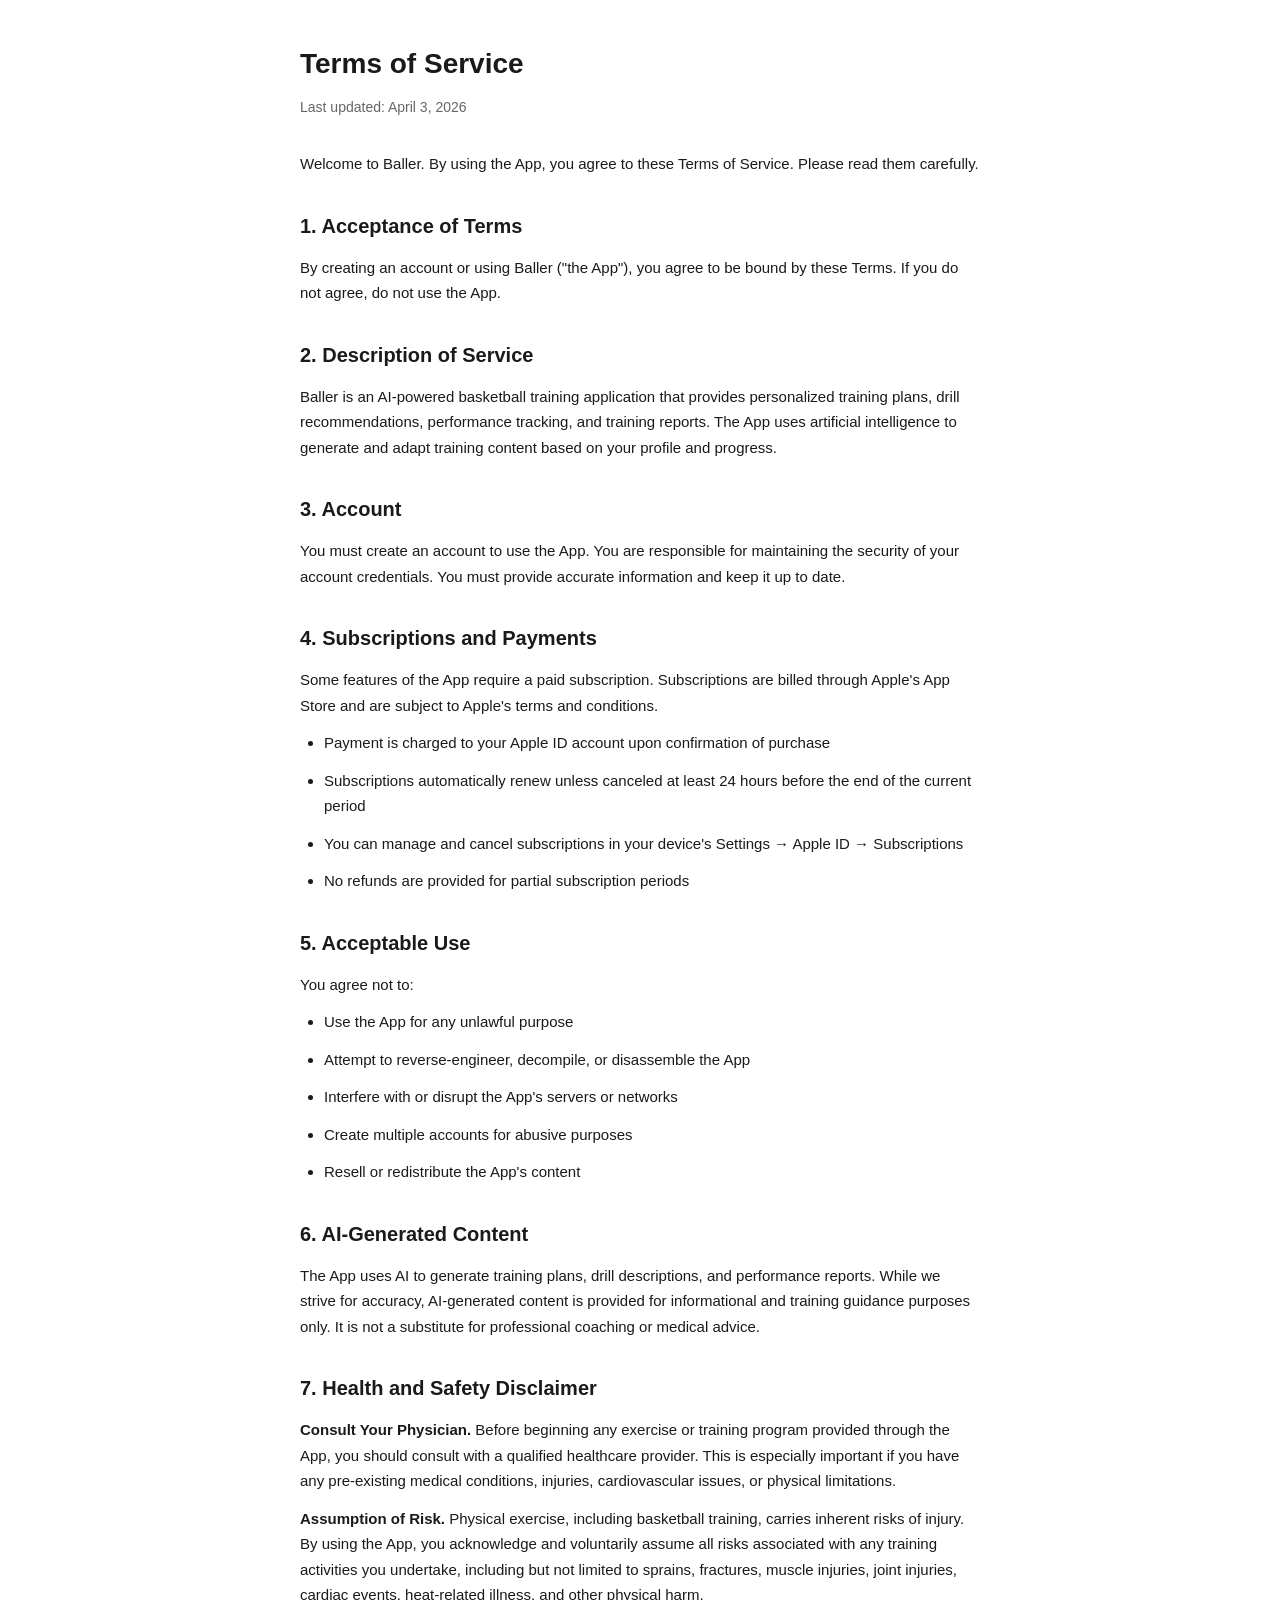
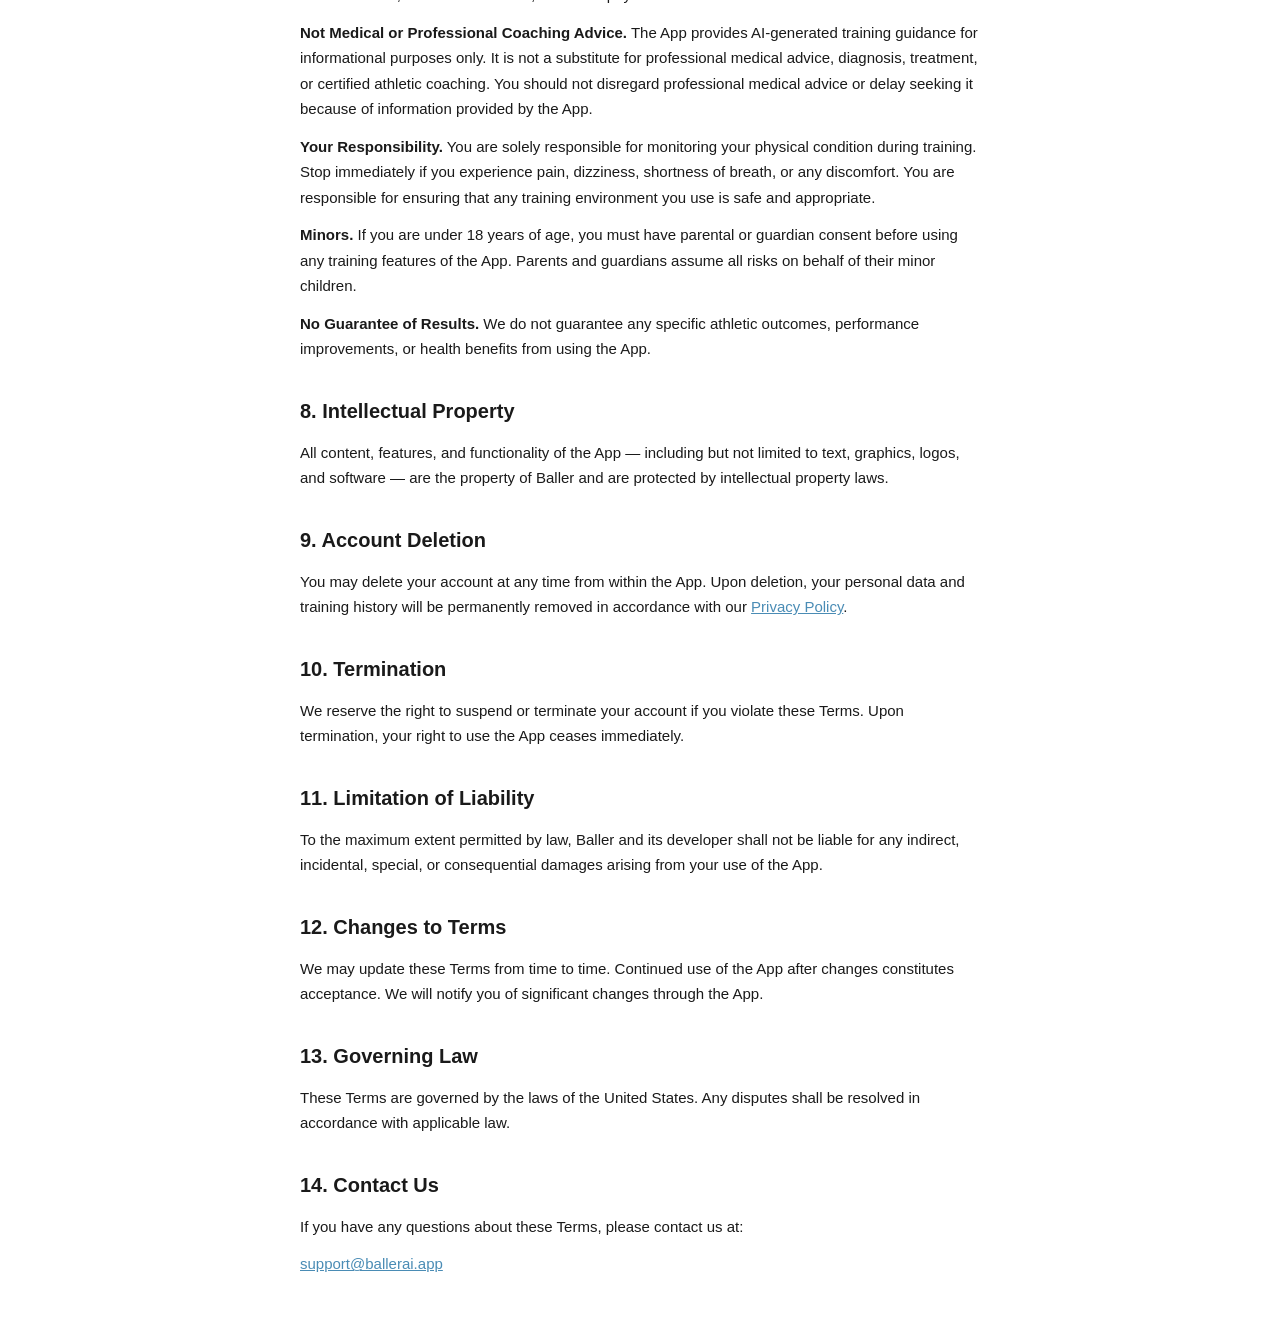
<file: _legacy/terms-old.html>
<!DOCTYPE html>
<html lang="en">
<head>
    <meta charset="UTF-8">
    <meta name="viewport" content="width=device-width, initial-scale=1.0">
    <title>Terms of Service - Baller</title>
    <style>
        * { margin: 0; padding: 0; box-sizing: border-box; }
        body { font-family: -apple-system, BlinkMacSystemFont, 'Segoe UI', Roboto, sans-serif; color: #1a1a1a; line-height: 1.7; padding: 40px 20px; max-width: 720px; margin: 0 auto; }
        h1 { font-size: 28px; font-weight: 700; margin-bottom: 8px; }
        .updated { color: #666; font-size: 14px; margin-bottom: 32px; }
        h2 { font-size: 20px; font-weight: 600; margin-top: 32px; margin-bottom: 12px; }
        p, li { font-size: 15px; margin-bottom: 12px; }
        ul { padding-left: 24px; }
        a { color: #4A8CB5; }
    </style>
</head>
<body>
    <h1>Terms of Service</h1>
    <p class="updated">Last updated: April 3, 2026</p>

    <p>Welcome to Baller. By using the App, you agree to these Terms of Service. Please read them carefully.</p>

    <h2>1. Acceptance of Terms</h2>
    <p>By creating an account or using Baller ("the App"), you agree to be bound by these Terms. If you do not agree, do not use the App.</p>

    <h2>2. Description of Service</h2>
    <p>Baller is an AI-powered basketball training application that provides personalized training plans, drill recommendations, performance tracking, and training reports. The App uses artificial intelligence to generate and adapt training content based on your profile and progress.</p>

    <h2>3. Account</h2>
    <p>You must create an account to use the App. You are responsible for maintaining the security of your account credentials. You must provide accurate information and keep it up to date.</p>

    <h2>4. Subscriptions and Payments</h2>
    <p>Some features of the App require a paid subscription. Subscriptions are billed through Apple's App Store and are subject to Apple's terms and conditions.</p>
    <ul>
        <li>Payment is charged to your Apple ID account upon confirmation of purchase</li>
        <li>Subscriptions automatically renew unless canceled at least 24 hours before the end of the current period</li>
        <li>You can manage and cancel subscriptions in your device's Settings → Apple ID → Subscriptions</li>
        <li>No refunds are provided for partial subscription periods</li>
    </ul>

    <h2>5. Acceptable Use</h2>
    <p>You agree not to:</p>
    <ul>
        <li>Use the App for any unlawful purpose</li>
        <li>Attempt to reverse-engineer, decompile, or disassemble the App</li>
        <li>Interfere with or disrupt the App's servers or networks</li>
        <li>Create multiple accounts for abusive purposes</li>
        <li>Resell or redistribute the App's content</li>
    </ul>

    <h2>6. AI-Generated Content</h2>
    <p>The App uses AI to generate training plans, drill descriptions, and performance reports. While we strive for accuracy, AI-generated content is provided for informational and training guidance purposes only. It is not a substitute for professional coaching or medical advice.</p>

    <h2>7. Health and Safety Disclaimer</h2>
    <p><strong>Consult Your Physician.</strong> Before beginning any exercise or training program provided through the App, you should consult with a qualified healthcare provider. This is especially important if you have any pre-existing medical conditions, injuries, cardiovascular issues, or physical limitations.</p>
    <p><strong>Assumption of Risk.</strong> Physical exercise, including basketball training, carries inherent risks of injury. By using the App, you acknowledge and voluntarily assume all risks associated with any training activities you undertake, including but not limited to sprains, fractures, muscle injuries, joint injuries, cardiac events, heat-related illness, and other physical harm.</p>
    <p><strong>Not Medical or Professional Coaching Advice.</strong> The App provides AI-generated training guidance for informational purposes only. It is not a substitute for professional medical advice, diagnosis, treatment, or certified athletic coaching. You should not disregard professional medical advice or delay seeking it because of information provided by the App.</p>
    <p><strong>Your Responsibility.</strong> You are solely responsible for monitoring your physical condition during training. Stop immediately if you experience pain, dizziness, shortness of breath, or any discomfort. You are responsible for ensuring that any training environment you use is safe and appropriate.</p>
    <p><strong>Minors.</strong> If you are under 18 years of age, you must have parental or guardian consent before using any training features of the App. Parents and guardians assume all risks on behalf of their minor children.</p>
    <p><strong>No Guarantee of Results.</strong> We do not guarantee any specific athletic outcomes, performance improvements, or health benefits from using the App.</p>

    <h2>8. Intellectual Property</h2>
    <p>All content, features, and functionality of the App — including but not limited to text, graphics, logos, and software — are the property of Baller and are protected by intellectual property laws.</p>

    <h2>9. Account Deletion</h2>
    <p>You may delete your account at any time from within the App. Upon deletion, your personal data and training history will be permanently removed in accordance with our <a href="/privacy">Privacy Policy</a>.</p>

    <h2>10. Termination</h2>
    <p>We reserve the right to suspend or terminate your account if you violate these Terms. Upon termination, your right to use the App ceases immediately.</p>

    <h2>11. Limitation of Liability</h2>
    <p>To the maximum extent permitted by law, Baller and its developer shall not be liable for any indirect, incidental, special, or consequential damages arising from your use of the App.</p>

    <h2>12. Changes to Terms</h2>
    <p>We may update these Terms from time to time. Continued use of the App after changes constitutes acceptance. We will notify you of significant changes through the App.</p>

    <h2>13. Governing Law</h2>
    <p>These Terms are governed by the laws of the United States. Any disputes shall be resolved in accordance with applicable law.</p>

    <h2>14. Contact Us</h2>
    <p>If you have any questions about these Terms, please contact us at:</p>
    <p><a href="mailto:support@ballerai.app">support@ballerai.app</a></p>
</body>
</html>
</file>
<file: styles.css>
/* ============================================================
   Baller Landing Page — desktop 1440 (Figma fidelity)
   ============================================================ */

:root {
  --bg: #0A0A0C;
  --surface: #0F0F12;
  --card: #101319;
  --ocean: #4A8CB5;
  --mist: #7FB5D9;
  --frost: #B8D8E8;
  --cream: #F5F1E8;
  --bronze: #C9A876;
  --white: #FFFFFF;
  --txt: #FFFFFF;
  --txt-70: rgba(255, 255, 255, 0.7);
  --txt-45: rgba(255, 255, 255, 0.45);
  --hairline: rgba(255, 255, 255, 0.08);

  --serif: 'Fraunces', Georgia, serif;
  --sans: 'Inter', -apple-system, BlinkMacSystemFont, 'Segoe UI', sans-serif;
}

* { box-sizing: border-box; margin: 0; padding: 0; }

html, body {
  background: var(--bg);
  color: var(--txt);
  font-family: var(--sans);
  -webkit-font-smoothing: antialiased;
  -moz-osx-font-smoothing: grayscale;
  text-rendering: optimizeLegibility;
}

body {
  min-width: 1440px;
  overflow-x: auto;
}

.canvas {
  width: 1440px;
  margin: 0 auto;
  position: relative;
  background: var(--bg);
}

a { color: inherit; text-decoration: none; }
ul { list-style: none; }

/* ============== Shared utilities ============== */

.beams {
  position: absolute;
  inset: 0;
  overflow: hidden;
  pointer-events: none;
  z-index: 0;
}
/* Default beam = round soft glow (used by some sections) */
.beam {
  position: absolute;
  border-radius: 50%;
  pointer-events: none;
  mix-blend-mode: screen;
  will-change: transform;
}
/* Diagonal light shaft — long thin rotated rect with horizontal linear-gradient */
.shaft {
  position: absolute;
  pointer-events: none;
  mix-blend-mode: screen;
  will-change: transform;
  transform-origin: center center;
}
/* Round atmospheric bloom — soft circular glow behind focal points */
.bloom {
  position: absolute;
  border-radius: 50%;
  pointer-events: none;
  mix-blend-mode: screen;
  will-change: transform;
}

.eyebrow {
  display: inline-flex;
  align-items: center;
  gap: 16px;
  font-family: var(--sans);
  font-weight: 700;
  font-size: 13px;
  letter-spacing: 1.6px;
  color: var(--ocean);
  text-transform: uppercase;
}
.eyebrow::before {
  content: "";
  display: inline-block;
  width: 40px;
  height: 2px;
  background: var(--ocean);
}

.display {
  font-family: var(--serif);
  font-weight: 900;
  font-size: 88px;
  line-height: 0.92;
  letter-spacing: -0.02em;
  color: var(--white);
}
.italic-emphasis {
  font-family: var(--serif);
  font-weight: 700;
  font-style: italic;
  color: var(--frost);
}

.lead {
  font-family: var(--sans);
  font-weight: 400;
  font-size: 18px;
  line-height: 1.5;
  color: var(--txt-70);
  max-width: 720px;
}

.btn {
  display: inline-flex;
  align-items: center;
  justify-content: center;
  font-family: var(--sans);
  font-weight: 600;
  text-decoration: none;
  border-radius: 12px;
  cursor: pointer;
  transition: transform 0.15s ease, box-shadow 0.15s ease;
}
.btn--primary {
  background: var(--white);
  color: var(--bg);
  font-size: 17px;
  padding: 0;
}
.btn--primary:hover {
  transform: translateY(-1px);
  box-shadow: 0 8px 32px rgba(255, 255, 255, 0.15);
}
.btn--secondary {
  background: transparent;
  border: 1px solid rgba(255, 255, 255, 0.25);
  color: var(--white);
  font-size: 16px;
}
.btn--secondary:hover {
  background: rgba(255, 255, 255, 0.05);
}

/* ============== NAV ============== */
.nav {
  position: relative;
  height: 76px;
  display: flex;
  align-items: center;
  justify-content: space-between;
  padding: 0 80px;
  z-index: 10;
}
.nav__brand {
  display: flex;
  align-items: center;
  gap: 12px;
}
.nav__logo {
  width: 36px;
  height: 36px;
  display: block;
}
.nav__wordmark {
  font-family: var(--sans);
  font-weight: 700;
  font-size: 18px;
  letter-spacing: 1.5px;
  color: var(--white);
}
.nav__links {
  display: flex;
  align-items: center;
  gap: 36px;
}
.nav__link {
  font-family: var(--sans);
  font-weight: 500;
  font-size: 14px;
  color: var(--txt-70);
  transition: color 0.15s ease;
}
.nav__link:hover { color: var(--white); }
.nav__cta {
  display: inline-flex;
  align-items: center;
  justify-content: center;
  height: 36px;
  padding: 0 22px;
  background: var(--white);
  color: var(--bg);
  font-weight: 600;
  font-size: 14px;
  border-radius: 8px;
  margin-left: 12px;
  transition: transform 0.15s ease;
}
.nav__cta:hover { transform: translateY(-1px); }

/* ============== HERO ============== */
.hero {
  position: relative;
  height: 920px;
  overflow: hidden;
  background: var(--bg);
}
.hero__left {
  position: absolute;
  left: 80px;
  top: 0;
  width: 820px;
  z-index: 2;
}
.hero__eyebrow {
  position: absolute;
  left: 0;
  top: 154px;
  width: 40px;
  height: 1px;
  background: var(--ocean);
}
.hero__title {
  position: absolute;
  left: 0;
  top: 178px;
  width: 820px;
  font-family: var(--serif);
  font-weight: 900;
  font-size: 132px;
  line-height: 0.93;
  letter-spacing: -0.025em;
  color: var(--white);
}
.hero__title .italic-emphasis {
  font-size: 132px;
  display: inline;
}
.hero__subtitle {
  position: absolute;
  left: 0;
  top: 562px;
  width: 620px;
  font-family: var(--sans);
  font-weight: 400;
  font-size: 19px;
  line-height: 1.55;
  color: var(--txt-70);
}
.hero__cta {
  position: absolute;
  left: 0;
  top: 682px;
  width: 200px;
  height: 56px;
  border-radius: 12px;
}
.hero__scroll {
  position: absolute;
  right: 80px;
  top: 880px;
  font-family: var(--sans);
  font-weight: 600;
  font-size: 11px;
  letter-spacing: 1.2px;
  color: var(--txt-45);
  z-index: 2;
}

/* ============== TRUST STRIP ============== */
.trust {
  position: relative;
  height: 130px;
  display: flex;
  align-items: center;
  justify-content: center;
  gap: 36px;
  padding: 0 80px;
  border-top: 1px solid var(--hairline);
  border-bottom: 1px solid var(--hairline);
}
.trust__label {
  font-family: var(--sans);
  font-weight: 700;
  font-size: 12px;
  letter-spacing: 1.6px;
  color: var(--ocean);
  margin-right: 8px;
}
.trust__cities {
  display: flex;
  align-items: center;
  gap: 32px;
}
.trust__cities span {
  font-family: var(--serif);
  font-weight: 700;
  font-size: 14px;
  letter-spacing: 0.8px;
  color: var(--white);
  opacity: 0.85;
}

/* ============== FEATURES SECTION (asymmetric bento) ============== */
.features {
  position: relative;
  height: 1280px;
  overflow: hidden;
  background: var(--bg);
}
.features__header {
  position: absolute;
  left: 80px;
  top: 130px;
  z-index: 2;
}
.features__header .display {
  position: absolute;
  left: 0;
  top: 50px;
  width: 1100px;
  font-size: 96px;
}
.features__header .lead {
  position: absolute;
  left: 0;
  top: 200px;
  width: 720px;
  font-size: 19px;
}

/* Feature card base */
.feat {
  position: absolute;
  background: rgba(16, 19, 25, 0.6);
  border: 1px solid var(--hairline);
  border-radius: 24px;
  padding: 32px;
  overflow: hidden;
  z-index: 2;
  backdrop-filter: blur(20px);
}
.feat__rule {
  width: 60px;
  height: 2px;
  background: var(--ocean);
  margin-bottom: 12px;
}
.feat__label {
  display: block;
  font-family: var(--sans);
  font-weight: 700;
  font-size: 11px;
  letter-spacing: 1.4px;
  color: var(--ocean);
  margin-bottom: 32px;
}
.feat__num {
  position: absolute;
  font-family: var(--serif);
  font-weight: 900;
  font-size: 200px;
  line-height: 1;
  color: var(--ocean);
  opacity: 0.10;
  pointer-events: none;
}
.feat__title {
  font-family: var(--serif);
  font-weight: 900;
  font-size: 38px;
  line-height: 1.1;
  letter-spacing: -0.01em;
  color: var(--white);
  margin-bottom: 16px;
  position: relative;
  z-index: 1;
}
.feat__body {
  font-family: var(--sans);
  font-weight: 400;
  font-size: 16px;
  line-height: 1.55;
  color: var(--txt-70);
  position: relative;
  z-index: 1;
}

/* Specific feature card positions matching Figma */
.feat--01 {
  left: 80px;
  top: 440px;
  width: 820px;
  height: 340px;
}
.feat--01 .feat__num { right: 50px; bottom: -40px; font-size: 220px; }
.feat--01 .feat__title { font-size: 44px; max-width: 540px; margin-top: 20px; }
.feat--01 .feat__body { max-width: 560px; font-size: 17px; }

.feat--02 {
  left: 920px;
  top: 440px;
  width: 440px;
  height: 340px;
}
.feat--02 .feat__num { right: 0; bottom: -10px; font-size: 160px; }
.feat--02 .feat__title { font-size: 28px; max-width: 376px; }
.feat--02 .feat__body { max-width: 376px; }

.feat--03 {
  left: 80px;
  top: 800px;
  width: 410px;
  height: 280px;
}
.feat--03 .feat__num { right: 0; bottom: -10px; font-size: 160px; }
.feat--03 .feat__title { font-size: 28px; max-width: 346px; }
.feat--03 .feat__body { max-width: 346px; }

.feat--04 {
  left: 510px;
  top: 800px;
  width: 410px;
  height: 280px;
}
.feat--04 .feat__num { right: 0; bottom: -10px; font-size: 160px; }
.feat--04 .feat__title { font-size: 28px; max-width: 346px; }
.feat--04 .feat__body { max-width: 346px; }

.feat--05 {
  left: 940px;
  top: 800px;
  width: 420px;
  height: 280px;
}
.feat--05 .feat__num { right: 0; bottom: -10px; font-size: 160px; }
.feat--05 .feat__title { font-size: 28px; max-width: 356px; }
.feat--05 .feat__body { max-width: 356px; }

.feat--06 {
  left: 80px;
  top: 1100px;
  width: 1280px;
  height: 160px;
  padding: 32px 40px;
}
.feat--06 .feat__num { right: 60px; top: -30px; font-size: 160px; }
.feat--06 .feat__label { margin-bottom: 16px; }
.feat--06 .feat__title { font-size: 28px; max-width: 1216px; }
.feat--06 .feat__body { max-width: 1216px; font-size: 15px; }

/* ============== APP PREVIEW SECTION ============== */
.app-preview {
  position: relative;
  height: 1100px;
  overflow: hidden;
  background: var(--bg);
}
.app-preview__header {
  position: absolute;
  left: 80px;
  top: 110px;
  z-index: 2;
}
.app-preview__header .display {
  position: absolute;
  left: 0;
  top: 50px;
  width: 1100px;
  font-size: 96px;
}
.app-preview__header .lead {
  position: absolute;
  left: 0;
  top: 180px;
  width: 700px;
  font-size: 19px;
}

/* ============== HOW IT WORKS ============== */
.how {
  position: relative;
  height: 1700px;
  overflow: hidden;
  background: var(--bg);
}
.how__header {
  position: absolute;
  left: 80px;
  top: 110px;
  z-index: 2;
}
.how__header .display {
  position: absolute;
  left: 0;
  top: 50px;
  width: 1280px;
  font-size: 96px;
  line-height: 0.95;
}
.how__header .lead {
  position: absolute;
  left: 0;
  top: 270px;
  width: 720px;
  font-size: 19px;
}
.how__divider {
  position: absolute;
  left: 80px;
  width: 1280px;
  height: 1px;
  background: var(--hairline);
  z-index: 1;
}
.how__step {
  position: absolute;
  left: 0;
  width: 100%;
  z-index: 2;
}
.how__numeral {
  position: absolute;
  left: 80px;
  top: 0;
  font-family: var(--serif);
  font-weight: 900;
  font-size: 156px;
  line-height: 0.85;
  color: var(--ocean);
}
.how__numeral--ii { width: 100px; }
.how__numeral--iii { width: 180px; }
.how__text {
  position: absolute;
  left: 240px;
  top: 14px;
  width: 720px;
}
.how__text--iii {
  left: 290px;
}
.how__label {
  display: block;
  font-family: var(--sans);
  font-weight: 700;
  font-size: 13px;
  letter-spacing: 1.6px;
  color: var(--ocean);
  margin-bottom: 12px;
}
.how__title {
  font-family: var(--serif);
  font-weight: 900;
  font-size: 44px;
  line-height: 1.05;
  letter-spacing: -0.01em;
  color: var(--white);
  margin-bottom: 24px;
}
.how__body {
  font-family: var(--sans);
  font-weight: 400;
  font-size: 17px;
  line-height: 1.55;
  color: var(--txt-70);
  max-width: 720px;
}
.phone--how {
  position: absolute;
  left: 1180px;
  top: -20px;
  width: 180px;
  height: 380px;
  background: #050507;
  border-radius: 28px;
  border: 1px solid rgba(255, 255, 255, 0.12);
  padding: 10px;
  z-index: 2;
}

/* ============== PRICING ============== */
.pricing {
  position: relative;
  height: 1100px;
  overflow: hidden;
  background: var(--bg);
}
.pricing__header {
  position: absolute;
  left: 80px;
  top: 110px;
  z-index: 2;
}
.pricing__header .display {
  position: absolute;
  left: 0;
  top: 50px;
  width: 1200px;
  font-size: 96px;
}
.pricing__header .lead {
  position: absolute;
  left: 0;
  top: 180px;
  width: 720px;
  font-size: 19px;
}

.plan {
  position: absolute;
  background: rgba(16, 19, 25, 0.6);
  border: 1px solid var(--hairline);
  border-radius: 24px;
  padding: 36px;
  z-index: 2;
  backdrop-filter: blur(20px);
}
.plan--free {
  left: 72px;
  top: 410px;
  width: 360px;
  height: 560;
  height: 560px;
}
.plan--monthly {
  left: 460px;
  top: 360px;
  width: 400px;
  height: 660px;
  padding: 48px;
}
.plan--annual {
  left: 888px;
  top: 360px;
  width: 480px;
  height: 660px;
  padding: 48px;
  border: 2px solid var(--ocean);
  background: rgba(16, 19, 25, 0.85);
  box-shadow: 0 0 80px rgba(74, 140, 181, 0.45),
              0 0 200px rgba(74, 140, 181, 0.25);
}
.plan__rule {
  width: 60px;
  height: 2px;
  background: var(--ocean);
  margin-bottom: 16px;
}
.plan--annual .plan__rule { width: 80px; }
.plan__label {
  display: block;
  font-family: var(--sans);
  font-weight: 700;
  font-size: 12px;
  letter-spacing: 1.4px;
  color: var(--ocean);
  margin-bottom: 30px;
}
.plan__price {
  font-family: var(--serif);
  font-weight: 900;
  font-size: 96px;
  line-height: 1;
  letter-spacing: -0.03em;
  color: var(--white);
  margin-bottom: 14px;
}
.plan--monthly .plan__price { font-size: 88px; }
.plan--annual .plan__price { font-size: 116px; }
.plan__price-meta {
  display: block;
  font-family: var(--sans);
  font-weight: 500;
  font-size: 14px;
  color: var(--txt-45);
  margin-bottom: 30px;
}
.plan--annual .plan__price-meta { font-size: 13px; }
.plan__features {
  margin-bottom: 36px;
}
.plan__features li {
  position: relative;
  padding-left: 20px;
  font-family: var(--sans);
  font-weight: 400;
  font-size: 16px;
  line-height: 1.5;
  color: var(--txt);
  opacity: 0.9;
  margin-bottom: 12px;
}
.plan__features li::before {
  content: "";
  position: absolute;
  left: 0;
  top: 11px;
  width: 6px;
  height: 6px;
  border-radius: 50%;
  background: var(--ocean);
}
.plan__cta {
  display: flex;
  align-items: center;
  justify-content: center;
  width: 180px;
  height: 56px;
  border-radius: 12px;
}
.plan--free .plan__cta {
  width: 140px;
}
.pricing__fineprint {
  position: absolute;
  left: 0;
  right: 0;
  top: 1052px;
  text-align: center;
  font-family: var(--sans);
  font-weight: 400;
  font-size: 13px;
  color: var(--txt-45);
  z-index: 2;
}

/* ============== FINAL CTA ============== */
.final-cta {
  position: relative;
  height: 760px;
  overflow: hidden;
  text-align: center;
  background: var(--bg);
}
.final-cta__chip {
  position: absolute;
  left: 50%;
  top: 130px;
  transform: translateX(-50%);
  display: inline-flex;
  align-items: center;
  gap: 10px;
  padding: 8px 18px;
  border: 1px solid rgba(255, 255, 255, 0.2);
  background: rgba(255, 255, 255, 0.06);
  border-radius: 100px;
  font-family: var(--sans);
  font-weight: 700;
  font-size: 13px;
  letter-spacing: 1.4px;
  color: var(--white);
  z-index: 2;
  backdrop-filter: blur(10px);
}
.final-cta__dot {
  width: 6px;
  height: 6px;
  border-radius: 50%;
  background: var(--ocean);
}
.final-cta__title {
  position: absolute;
  left: 0;
  right: 0;
  top: 200px;
  font-family: var(--serif);
  font-weight: 900;
  font-size: 220px;
  line-height: 0.95;
  letter-spacing: -0.04em;
  color: var(--white);
  z-index: 2;
}
.final-cta__sub {
  position: absolute;
  left: 0;
  right: 0;
  top: 470px;
  font-family: var(--sans);
  font-weight: 400;
  font-size: 22px;
  color: var(--txt-70);
  z-index: 2;
}
.final-cta__btn {
  position: absolute;
  left: 50%;
  top: 540px;
  transform: translateX(-50%);
  width: 220px;
  height: 64px;
  font-size: 17px;
  border-radius: 14px;
  z-index: 2;
}

/* ============== FOOTER ============== */
.footer {
  position: relative;
  min-height: 380px;
  padding: 72px 80px 32px;
}
.footer__top {
  display: flex;
  justify-content: space-between;
  align-items: flex-start;
}
.footer__brand {
  width: 200px;
}
.footer__logo {
  width: 40px;
  height: 40px;
  display: block;
  margin-bottom: 16px;
}
.footer__wordmark {
  display: block;
  font-family: var(--serif);
  font-weight: 900;
  font-size: 28px;
  letter-spacing: -0.01em;
  color: var(--white);
  margin-bottom: 14px;
}
.footer__tagline {
  font-family: var(--sans);
  font-weight: 400;
  font-size: 13px;
  line-height: 1.5;
  color: var(--txt-70);
}
.footer__cols {
  display: flex;
  gap: 64px;
}
.footer__col {
  display: flex;
  flex-direction: column;
  min-width: 80px;
}
.footer__col-title {
  font-family: var(--sans);
  font-weight: 700;
  font-size: 11px;
  letter-spacing: 1.4px;
  color: var(--white);
  margin-bottom: 22px;
}
.footer__col a {
  font-family: var(--sans);
  font-weight: 400;
  font-size: 14px;
  color: var(--txt-70);
  margin-bottom: 14px;
  transition: color 0.15s ease;
}
.footer__col a:hover { color: var(--white); }
.footer__bottom {
  display: flex;
  justify-content: space-between;
  align-items: center;
  margin-top: 100px;
  padding-top: 24px;
  border-top: 1px solid var(--hairline);
}
.footer__copy {
  font-family: var(--sans);
  font-weight: 400;
  font-size: 12px;
  color: var(--txt-45);
}
.footer__socials {
  display: flex;
  gap: 28px;
}
.footer__socials a {
  font-family: var(--sans);
  font-weight: 700;
  font-size: 11px;
  letter-spacing: 1.2px;
  color: var(--txt-45);
  transition: color 0.15s ease;
}
.footer__socials a:hover { color: var(--white); }


/* ============================================================
   PHONE MOCKUPS — built from primitives like Figma
   ============================================================ */

.phone {
  position: absolute;
  z-index: 2;
}
.phone__frame {
  position: absolute;
  inset: 0;
  width: 100%;
  height: 100%;
  display: block;
  pointer-events: none;
  z-index: 2;
}
.phone__screen-img {
  position: absolute;
  top: 2.61%;
  left: 5.33%;
  width: 89.33%;
  height: 94.86%;
  object-fit: cover;
  display: block;
  z-index: 1;
}
.phone--hero .phone__screen-img { border-radius: 43px; }
.phone--act1 .phone__screen-img { border-radius: 49px; }
/* Landscape phone — screen inset is mirrored */
.phone--act2 .phone__screen-img {
  top: 5.33%;
  left: 2.61%;
  width: 94.86%;
  height: 89.33%;
  border-radius: 60px;
}
.phone__island {
  position: absolute;
  background: var(--bg);
  border-radius: 100px;
}
.phone__time {
  position: absolute;
  font-family: var(--sans);
  font-weight: 600;
  color: var(--white);
}
.phone__eyebrow {
  position: absolute;
  font-family: var(--sans);
  font-weight: 700;
  color: var(--ocean);
  text-transform: uppercase;
}
.phone__title {
  position: absolute;
  font-family: var(--serif);
  font-weight: 900;
  color: var(--white);
}

/* ====== HERO PHONE — iPhone 17 Pro portrait frame ====== */
.phone--hero {
  left: 980px;
  top: 130px;
  width: 340px;
  height: 695px;
  filter: drop-shadow(0 50px 90px rgba(0, 0, 0, 0.55));
}
.phone--hero .phone__screen {
  left: 15px;
  top: 15px;
  width: 310px;
  height: 670px;
  border-radius: 32px;
}
.phone--hero .phone__island {
  left: 100px;
  top: 18px;
  width: 110px;
  height: 28px;
}
.phone--hero .phone__time {
  left: 32px;
  top: 22px;
  font-size: 13px;
}
.phone--hero .phone__eyebrow {
  left: 32px;
  top: 78px;
  font-size: 11px;
  letter-spacing: 1.4px;
}
.phone--hero .phone__title {
  left: 32px;
  top: 98px;
  width: 200px;
  font-size: 32px;
  line-height: 1.05;
}
.phone__ring {
  position: absolute;
  left: 100px;
  top: 200px;
  width: 140px;
  height: 140px;
  border-radius: 50%;
  border: 8px solid rgba(74, 140, 181, 0.18);
}
.phone__ring-inner {
  position: absolute;
  inset: -8px;
  border-radius: 50%;
  border: 8px solid transparent;
  border-top-color: var(--ocean);
  border-right-color: var(--ocean);
  transform: rotate(-65deg);
}
.phone__ring-pct {
  position: absolute;
  left: 0;
  right: 0;
  top: 50px;
  text-align: center;
  font-family: var(--serif);
  font-weight: 900;
  font-size: 36px;
  color: var(--white);
}
.phone__ring-label {
  position: absolute;
  left: 0;
  right: 0;
  top: 90px;
  text-align: center;
  font-family: var(--sans);
  font-weight: 700;
  font-size: 9px;
  letter-spacing: 1.2px;
  color: var(--txt-45);
}
.phone__drill {
  position: absolute;
  left: 32px;
  top: 372px;
  width: 246px;
  height: 50px;
  background: rgba(16, 19, 25, 0.6);
  border: 1px solid rgba(255, 255, 255, 0.04);
  border-radius: 12px;
  padding: 12px 16px;
}
.phone__drill-dot {
  position: absolute;
  left: 16px;
  top: 22px;
  width: 6px;
  height: 6px;
  border-radius: 50%;
  background: var(--ocean);
}
.phone__drill-name {
  display: block;
  margin-left: 16px;
  font-family: var(--sans);
  font-weight: 600;
  font-size: 12px;
  color: var(--white);
}
.phone__drill-meta {
  display: block;
  margin-left: 16px;
  font-family: var(--sans);
  font-weight: 400;
  font-size: 10px;
  color: var(--txt-45);
}
.phone__drill-state {
  position: absolute;
  right: 16px;
  top: 19px;
  font-family: var(--sans);
  font-weight: 700;
  font-size: 10px;
  letter-spacing: 0.6px;
  color: var(--white);
}
.phone__drill-state--done {
  color: var(--ocean);
}
.phone__start-btn {
  position: absolute;
  left: 32px;
  top: 622px;
  width: 246px;
  height: 44px;
  background: var(--white);
  color: var(--bg);
  border-radius: 10px;
  display: flex;
  align-items: center;
  justify-content: center;
  font-family: var(--sans);
  font-weight: 700;
  font-size: 13px;
}

/* ====== APP PREVIEW PHONE 1 — Today's Plan (387 × 690) at 130, 380 ====== */
.phone--app1 {
  left: 130px;
  top: 380px;
  width: 387px;
  height: 690px;
  border-radius: 50px;
  padding: 14px;
  transform: rotate(-2deg);
  box-shadow: 0 60px 120px rgba(0, 0, 0, 0.5),
              0 0 0 1px rgba(255, 255, 255, 0.04);
}
.phone--app1 .phone__screen {
  left: 14px;
  top: 14px;
  width: 357px;
  height: 660px;
  border-radius: 36px;
}
.phone--app1 .phone__island {
  left: 107px;
  top: 18px;
  width: 108px;
  height: 32px;
}
.phone--app1 .phone__time {
  left: 30px;
  top: 22px;
  font-size: 14px;
}
.phone--app1 .phone__eyebrow {
  left: 30px;
  top: 70px;
  font-size: 12px;
  letter-spacing: 1.4px;
}
.phone--app1 .phone__title {
  left: 30px;
  top: 92px;
  font-size: 38px;
  line-height: 1.05;
}
.ap__progress-label {
  position: absolute;
  left: 30px;
  top: 198px;
  font-family: var(--sans);
  font-weight: 700;
  font-size: 11px;
  letter-spacing: 1.4px;
  color: var(--txt-45);
}
.ap__progress-track {
  position: absolute;
  left: 30px;
  top: 218px;
  width: 260px;
  height: 4px;
  background: rgba(255, 255, 255, 0.08);
  border-radius: 2px;
}
.ap__progress-fill {
  position: absolute;
  left: 30px;
  top: 218px;
  width: 170px;
  height: 4px;
  background: var(--ocean);
  border-radius: 2px;
}
.ap__row {
  position: absolute;
  left: 30px;
  top: 248px;
  width: 264px;
  height: 44px;
  background: rgba(16, 19, 25, 0.5);
  border-radius: 10px;
  padding: 10px 14px;
}
.ap__dot {
  position: absolute;
  left: 14px;
  top: 19px;
  width: 6px;
  height: 6px;
  border-radius: 50%;
  background: var(--ocean);
}
.ap__name {
  display: block;
  margin-left: 16px;
  font-family: var(--sans);
  font-weight: 600;
  font-size: 13px;
  color: var(--white);
}
.ap__meta {
  display: block;
  margin-left: 16px;
  font-family: var(--sans);
  font-weight: 400;
  font-size: 10px;
  color: var(--txt-45);
  margin-top: 2px;
}

/* ====== APP PREVIEW PHONE 2 — Voice Coach (320 × 660) at 560, 360 ====== */
.phone--app2 {
  left: 560px;
  top: 360px;
  width: 320px;
  height: 660px;
  border-radius: 44px;
  padding: 14px;
  box-shadow: 0 60px 140px rgba(0, 0, 0, 0.6),
              0 0 100px rgba(74, 140, 181, 0.2),
              0 0 0 1px rgba(255, 255, 255, 0.06);
  z-index: 3;
}
.phone--app2 .phone__screen {
  left: 14px;
  top: 14px;
  width: 292px;
  height: 632px;
  border-radius: 32px;
}
.phone--app2 .phone__island {
  left: 90px;
  top: 18px;
  width: 106px;
  height: 26px;
}
.phone--app2 .phone__time {
  left: 30px;
  top: 22px;
  font-size: 13px;
}
.phone--app2 .phone__eyebrow {
  left: 30px;
  top: 70px;
  font-size: 11px;
  letter-spacing: 1.4px;
}
.phone--app2 .phone__title {
  left: 30px;
  top: 90px;
  font-size: 32px;
}
.vc__ring {
  position: absolute;
  left: 50%;
  top: 280px;
  transform: translate(-50%, -50%);
  border-radius: 50%;
}
.vc__ring--1 { width: 232px; height: 232px; background: rgba(74, 140, 181, 0.10); }
.vc__ring--2 { width: 192px; height: 192px; background: rgba(74, 140, 181, 0.15); }
.vc__ring--3 { width: 152px; height: 152px; background: rgba(74, 140, 181, 0.22); }
.vc__ring--4 { width: 112px; height: 112px; background: rgba(74, 140, 181, 0.32); }
.vc__ring--5 { width: 72px; height: 72px; background: rgba(74, 140, 181, 0.55); }
.vc__core {
  position: absolute;
  left: 50%;
  top: 280px;
  transform: translate(-50%, -50%);
  width: 24px;
  height: 36px;
  border-radius: 12px;
  background: var(--ocean);
}
.vc__waveform {
  position: absolute;
  left: 50%;
  transform: translateX(-50%);
  top: 460px;
  display: flex;
  align-items: center;
  gap: 8px;
}
.vc__waveform span {
  display: block;
  width: 4px;
  border-radius: 2px;
  background: var(--mist);
  opacity: 0.7;
}
.vc__quote {
  position: absolute;
  left: 30px;
  top: 510px;
  width: 232px;
  height: 80px;
  background: rgba(16, 19, 25, 0.5);
  border-radius: 12px;
  padding: 14px 16px;
}
.vc__quote-label {
  display: block;
  font-family: var(--sans);
  font-weight: 700;
  font-size: 9px;
  letter-spacing: 1.2px;
  color: var(--ocean);
  margin-bottom: 6px;
}
.vc__quote-text {
  font-family: var(--sans);
  font-weight: 500;
  font-size: 11px;
  line-height: 1.4;
  color: var(--txt-70);
}

/* ====== APP PREVIEW PHONE 3 — Progress (387 × 690) at 990, 380 ====== */
.phone--app3 {
  left: 990px;
  top: 380px;
  width: 387px;
  height: 690px;
  border-radius: 50px;
  padding: 14px;
  transform: rotate(2deg);
  box-shadow: 0 60px 120px rgba(0, 0, 0, 0.5),
              0 0 0 1px rgba(255, 255, 255, 0.04);
}
.phone--app3 .phone__screen {
  left: 14px;
  top: 14px;
  width: 357px;
  height: 660px;
  border-radius: 36px;
}
.phone--app3 .phone__island {
  left: 107px;
  top: 18px;
  width: 108px;
  height: 32px;
}
.phone--app3 .phone__time {
  left: 30px;
  top: 22px;
  font-size: 14px;
}
.phone--app3 .phone__eyebrow {
  left: 30px;
  top: 70px;
  font-size: 12px;
  letter-spacing: 1.4px;
}
.phone--app3 .phone__title {
  left: 30px;
  top: 92px;
  font-size: 38px;
}
.pg__streak {
  position: absolute;
  left: 30px;
  top: 150px;
  width: 270px;
  height: 102px;
  background: rgba(16, 19, 25, 0.5);
  border-radius: 12px;
  padding: 16px 18px;
}
.pg__streak-label {
  display: block;
  font-family: var(--sans);
  font-weight: 700;
  font-size: 11px;
  letter-spacing: 1.4px;
  color: var(--txt-45);
  margin-bottom: 8px;
}
.pg__streak-num {
  display: block;
  font-family: var(--serif);
  font-weight: 900;
  font-size: 44px;
  line-height: 1;
  color: var(--white);
}
.pg__chart-label {
  position: absolute;
  left: 30px;
  top: 268px;
  font-family: var(--sans);
  font-weight: 700;
  font-size: 11px;
  letter-spacing: 1.4px;
  color: var(--txt-45);
}
.pg__bars {
  position: absolute;
  left: 30px;
  top: 296px;
  width: 270px;
  height: 150px;
  display: flex;
  align-items: flex-end;
  gap: 8px;
}
.pg__bar {
  flex: 1;
  background: var(--ocean);
  opacity: 0.8;
  border-radius: 4px;
}
.pg__bar-labels {
  position: absolute;
  left: 30px;
  top: 452px;
  width: 270px;
  display: flex;
  justify-content: space-around;
}
.pg__bar-labels span {
  font-family: var(--sans);
  font-weight: 700;
  font-size: 11px;
  color: var(--txt-45);
}
.pg__stats {
  position: absolute;
  left: 30px;
  top: 484px;
  width: 270px;
}
.pg__stat {
  position: absolute;
  left: 0;
  top: 0;
}
.pg__stat-label {
  display: block;
  font-family: var(--sans);
  font-weight: 700;
  font-size: 11px;
  letter-spacing: 1.2px;
  color: var(--txt-45);
  margin-bottom: 6px;
}
.pg__stat-num {
  display: block;
  font-family: var(--serif);
  font-weight: 900;
  font-size: 36px;
  line-height: 1;
  color: var(--white);
}
.pg__stat-num--ocean {
  color: var(--ocean);
}

/* ====== HOW IT WORKS PHONES (180 × 380) ====== */
.how__step:nth-child(2) .phone--how { top: 20px; }
.phone--how .phone__screen {
  position: absolute;
  left: 10px;
  top: 10px;
  width: 160px;
  height: 360px;
  background: var(--surface);
  border-radius: 22px;
  overflow: hidden;
}
.how__phone-time {
  position: absolute;
  left: 14px;
  top: 12px;
  font-family: var(--sans);
  font-weight: 600;
  font-size: 10px;
  color: var(--white);
}
.how__phone-eyebrow {
  position: absolute;
  left: 14px;
  top: 36px;
  font-family: var(--sans);
  font-weight: 700;
  font-size: 9px;
  letter-spacing: 1px;
  color: var(--ocean);
}
.how__phone-title {
  position: absolute;
  left: 14px;
  top: 56px;
  font-family: var(--serif);
  font-weight: 900;
  font-size: 18px;
  line-height: 1.15;
  color: var(--white);
}
.how__phone-title--big {
  font-size: 36px;
  top: 60px;
}
.how__phone-card {
  position: absolute;
  left: 14px;
  width: 132px;
  height: 44px;
  background: rgba(16, 19, 25, 0.6);
  border-radius: 8px;
  padding: 6px 8px;
}
.how__phone-card--big {
  top: 96px;
  height: 130px;
  padding: 12px;
}
.how__phone-card-label {
  display: block;
  font-family: var(--sans);
  font-weight: 700;
  font-size: 9px;
  letter-spacing: 1px;
  color: var(--txt-45);
  margin-bottom: 4px;
}
.how__phone-card-value {
  display: block;
  font-family: var(--sans);
  font-weight: 600;
  font-size: 11px;
  color: var(--white);
}
.how__phone-card-time {
  display: block;
  font-family: var(--serif);
  font-weight: 900;
  font-size: 32px;
  line-height: 1;
  color: var(--white);
  margin: 8px 0 4px;
}
.how__phone-card-meta {
  display: block;
  font-family: var(--sans);
  font-weight: 400;
  font-size: 9px;
  color: var(--txt-45);
  margin-bottom: 12px;
}
.how__phone-track {
  width: 108px;
  height: 4px;
  background: rgba(255, 255, 255, 0.08);
  border-radius: 2px;
  margin-bottom: 4px;
}
.how__phone-fill {
  position: absolute;
  left: 12px;
  top: auto;
  bottom: 36px;
  width: 56px;
  height: 4px;
  background: var(--ocean);
  border-radius: 2px;
}
.how__phone-set {
  display: block;
  font-family: var(--sans);
  font-weight: 600;
  font-size: 9px;
  color: var(--txt-70);
}
.how__phone-mini {
  position: absolute;
  left: 14px;
  top: 184px;
  width: 62px;
  height: 44px;
  background: rgba(16, 19, 25, 0.6);
  border-radius: 8px;
  padding: 6px 8px;
}
.how__phone-mini-label {
  display: block;
  font-family: var(--sans);
  font-weight: 700;
  font-size: 9px;
  letter-spacing: 0.8px;
  color: var(--txt-45);
  margin-bottom: 2px;
}
.how__phone-mini-val {
  display: block;
  font-family: var(--sans);
  font-weight: 700;
  font-size: 13px;
  color: var(--white);
}
.how__phone-btn {
  position: absolute;
  left: 14px;
  top: 308px;
  width: 132px;
  height: 36px;
  background: var(--white);
  color: var(--bg);
  border-radius: 8px;
  display: flex;
  align-items: center;
  justify-content: center;
  font-family: var(--sans);
  font-weight: 700;
  font-size: 11px;
}
.how__phone-btn--small {
  width: 62px;
  top: 246px;
  background: rgba(16, 19, 25, 0.8);
  color: var(--white);
  border: 1px solid var(--hairline);
}
.how__phone-btn--right {
  left: 84px;
}


/* ============================================================
   ACT SECTIONS — two-act structure (plan + camera)
   ============================================================ */

.act {
  position: relative;
  overflow: hidden;
  background: var(--bg);
}

/* ====== ACT I — THE PLAN ====== */
.act--plan {
  height: 1460px;
}
.act--plan .act__header {
  position: absolute;
  left: 80px;
  top: 130px;
  width: 820px;
  z-index: 2;
}
.act--plan .act__header .eyebrow {
  display: inline-flex;
}
.act--plan .act__header .display {
  margin-top: 48px;
  width: 820px;
  font-size: 96px;
}
.act--plan .act__header .lead {
  margin-top: 40px;
  width: 720px;
  font-size: 19px;
}

/* ====== ACT II — THE EYE (1260px) ====== */
.act--camera {
  height: 1260px;
}
.act--camera .act__header {
  position: absolute;
  left: 80px;
  right: 80px;
  top: 130px;
  text-align: center;
  z-index: 2;
}
.act--camera .act__header .eyebrow {
  display: inline-flex;
  color: var(--mist);
}
.act--camera .act__header .eyebrow::before {
  background: var(--mist);
}
.act--camera .act__header .display {
  margin-top: 48px;
  font-size: 96px;
}
.act--camera .act__header .lead {
  margin: 40px auto 0;
  width: 720px;
  font-size: 19px;
  text-align: center;
}


/* ============================================================
   SUB-FEATURES (row beneath each act's hero phone)
   ============================================================ */

.subfeats {
  position: absolute;
  left: 80px;
  right: 80px;
  display: flex;
  gap: 40px;
  z-index: 2;
}
.act--plan .subfeats {
  top: 1020px;
}
.act--plan .subfeats .subfeat {
  flex: 1;
}
.act--camera .subfeats {
  top: 1000px;
}
.act--camera .subfeats--two .subfeat {
  flex: 1;
  max-width: 620px;
}

.subfeat {
  position: relative;
  padding: 28px 0 0;
  border-top: 1px solid var(--hairline);
}
.subfeat__num {
  position: absolute;
  right: 0;
  top: 28px;
  font-family: var(--serif);
  font-weight: 900;
  font-size: 14px;
  letter-spacing: 0.8px;
  color: var(--ocean);
  opacity: 0.55;
}
.subfeat::before {
  content: "";
  position: absolute;
  left: 0;
  top: -1px;
  width: 40px;
  height: 2px;
  background: var(--ocean);
}
.subfeat__label {
  display: block;
  font-family: var(--sans);
  font-weight: 700;
  font-size: 11px;
  letter-spacing: 1.6px;
  color: var(--ocean);
  margin-bottom: 18px;
}
.subfeat__title {
  font-family: var(--serif);
  font-weight: 900;
  font-size: 28px;
  line-height: 1.15;
  letter-spacing: -0.01em;
  color: var(--white);
  margin-bottom: 14px;
  max-width: 380px;
}
.subfeat__body {
  font-family: var(--sans);
  font-weight: 400;
  font-size: 15px;
  line-height: 1.55;
  color: var(--txt-70);
  max-width: 380px;
}


/* ============================================================
   PHONE — ACT I (vertical, Today's Plan) — reuses .ap__ styles
   ============================================================ */

.phone--act1 {
  left: 920px;
  top: 150px;
  width: 387px;
  height: 791px;
  transform: rotate(-2deg);
  filter: drop-shadow(0 60px 120px rgba(0, 0, 0, 0.6))
          drop-shadow(0 0 80px rgba(74, 140, 181, 0.22));
}
.phone--act1 .phone__screen {
  left: 14px;
  top: 14px;
  width: 357px;
  height: 660px;
  border-radius: 36px;
}
.phone--act1 .phone__island {
  left: 107px;
  top: 18px;
  width: 108px;
  height: 32px;
}
.phone--act1 .phone__time {
  left: 30px;
  top: 22px;
  font-size: 14px;
}
.phone--act1 .phone__eyebrow {
  left: 30px;
  top: 70px;
  font-size: 12px;
  letter-spacing: 1.4px;
}
.phone--act1 .phone__title {
  left: 30px;
  top: 92px;
  font-size: 38px;
  line-height: 1.05;
}


/* ============================================================
   PHONE — ACT II (landscape, Shot Tracking HUD)
   ============================================================ */

.phone--act2 {
  left: 240px;
  top: 470px;
  width: 960px;
  height: 470px;
  z-index: 3;
  filter: drop-shadow(0 70px 160px rgba(0, 0, 0, 0.65))
          drop-shadow(0 0 120px rgba(74, 140, 181, 0.35));
}
.phone--act2 .phone__screen {
  position: absolute;
  left: 14px;
  top: 14px;
  width: 932px;
  height: 452px;
  border-radius: 32px;
  background: radial-gradient(ellipse at 50% 50%, #0E1520 0%, #050507 70%);
  overflow: hidden;
}

/* LIVE dot (top-left) */
.st__live {
  position: absolute;
  left: 36px;
  top: 32px;
  display: inline-flex;
  align-items: center;
  gap: 8px;
  font-family: var(--sans);
  font-weight: 700;
  font-size: 11px;
  letter-spacing: 1.8px;
  color: var(--ocean);
}
.st__live-dot {
  width: 8px;
  height: 8px;
  border-radius: 50%;
  background: var(--ocean);
  box-shadow: 0 0 12px rgba(74, 140, 181, 0.9);
  animation: stPulse 1.6s ease-in-out infinite;
}
@keyframes stPulse {
  0%, 100% { opacity: 1; transform: scale(1); }
  50% { opacity: 0.4; transform: scale(0.85); }
}

/* Time (top-right) */
.st__time {
  position: absolute;
  right: 36px;
  top: 24px;
  font-family: var(--serif);
  font-weight: 900;
  font-size: 36px;
  letter-spacing: -0.02em;
  color: var(--white);
  line-height: 1;
}
.st__time-meta {
  position: absolute;
  right: 36px;
  top: 68px;
  font-family: var(--sans);
  font-weight: 500;
  font-size: 12px;
  color: var(--txt-45);
  letter-spacing: 0.5px;
}

/* Accuracy (top-center) */
.st__accuracy-num {
  position: absolute;
  left: 50%;
  top: 40px;
  transform: translateX(-50%);
  font-family: var(--serif);
  font-weight: 900;
  font-size: 132px;
  line-height: 0.9;
  letter-spacing: -0.04em;
  color: var(--white);
  display: inline-flex;
  align-items: flex-start;
}
.st__accuracy-pct {
  font-size: 64px;
  color: var(--ocean);
  margin-left: 4px;
  margin-top: 12px;
  font-weight: 900;
}
.st__accuracy-label {
  position: absolute;
  left: 50%;
  top: 178px;
  transform: translateX(-50%);
  font-family: var(--sans);
  font-weight: 700;
  font-size: 11px;
  letter-spacing: 2.6px;
  color: var(--txt-45);
}

/* Left counters (MAKES / MISSES) */
.st__counter {
  position: absolute;
  left: 36px;
}
.st__counter--make { top: 244px; }
.st__counter--miss { top: 320px; }
.st__counter-label {
  display: block;
  font-family: var(--sans);
  font-weight: 700;
  font-size: 10px;
  letter-spacing: 1.8px;
  color: var(--txt-45);
  margin-bottom: 8px;
}
.st__counter-num {
  display: block;
  font-family: var(--serif);
  font-weight: 900;
  font-size: 44px;
  line-height: 1;
  color: var(--white);
}
.st__counter--miss .st__counter-num {
  color: var(--txt-70);
  opacity: 0.55;
}

/* Central trajectory viewfinder */
.st__trajectory {
  position: absolute;
  left: 50%;
  top: 226px;
  transform: translateX(-50%);
  width: 300px;
  height: 180px;
  pointer-events: none;
}
.st__hoop {
  position: absolute;
  left: 50%;
  bottom: 28px;
  transform: translateX(-50%);
  width: 88px;
  height: 4px;
  background: var(--ocean);
  border-radius: 2px;
  box-shadow: 0 0 18px rgba(74, 140, 181, 0.7);
}
.st__arc {
  position: absolute;
  left: 50%;
  bottom: 30px;
  transform: translateX(-50%);
  border-radius: 50%;
  border: 1px dashed transparent;
  border-top-color: rgba(127, 181, 217, 0.30);
  border-left-color: rgba(127, 181, 217, 0.20);
  border-right-color: rgba(127, 181, 217, 0.20);
  pointer-events: none;
}
.st__arc--1 { width: 120px; height: 120px; }
.st__arc--2 { width: 180px; height: 180px; border-top-color: rgba(127, 181, 217, 0.22); border-left-color: rgba(127, 181, 217, 0.14); border-right-color: rgba(127, 181, 217, 0.14); }
.st__arc--3 { width: 240px; height: 240px; border-top-color: rgba(127, 181, 217, 0.14); border-left-color: rgba(127, 181, 217, 0.08); border-right-color: rgba(127, 181, 217, 0.08); }
.st__ball {
  position: absolute;
  left: 50%;
  top: 14px;
  transform: translateX(-50%);
  width: 16px;
  height: 16px;
  border-radius: 50%;
  background: var(--white);
  box-shadow: 0 0 20px rgba(255, 255, 255, 0.65);
}

/* Hairline divider */
.st__divider {
  position: absolute;
  left: 36px;
  right: 36px;
  top: 390px;
  height: 1px;
  background: rgba(255, 255, 255, 0.08);
}

/* Current drill (bottom-left) */
.st__drill-label {
  position: absolute;
  left: 36px;
  top: 406px;
  font-family: var(--sans);
  font-weight: 700;
  font-size: 10px;
  letter-spacing: 1.8px;
  color: var(--ocean);
}
.st__drill-name {
  position: absolute;
  left: 36px;
  top: 424px;
  font-family: var(--sans);
  font-weight: 600;
  font-size: 13px;
  color: var(--white);
}

/* Controls (bottom-right) */
.st__btn {
  position: absolute;
  bottom: 32px;
  display: flex;
  align-items: center;
  justify-content: center;
  width: 108px;
  height: 40px;
  border-radius: 10px;
  font-family: var(--sans);
  font-weight: 700;
  font-size: 13px;
  letter-spacing: 0.2px;
}
.st__btn--pause {
  right: 156px;
  background: rgba(16, 19, 25, 0.85);
  color: var(--white);
  border: 1px solid rgba(255, 255, 255, 0.12);
}
.st__btn--end {
  right: 36px;
  background: var(--white);
  color: var(--bg);
}


/* ============================================================
   RESPONSIVE — tablet & mobile (<1024px)
   Desktop layout above 1024px is untouched.
   ============================================================ */

@media (max-width: 1023px) {
  body {
    min-width: 0;
    overflow-x: hidden;
  }
  .canvas {
    width: 100%;
    max-width: 100vw;
  }

  /* ============== NAV (mobile) ============== */
  .nav {
    height: 64px;
    padding: 0 20px;
  }
  .nav__logo { width: 30px; height: 30px; }
  .nav__wordmark { font-size: 16px; }
  .nav__links { gap: 0; }
  .nav__link { display: none; }
  .nav__cta {
    height: 36px;
    padding: 0 16px;
    font-size: 13px;
    margin-left: 0;
  }

  /* ============== HERO (mobile) ============== */
  .hero {
    height: auto;
    min-height: 100vh;
    padding: 40px 24px 60px;
  }
  .hero .beams { pointer-events: none; }
  .hero__left {
    position: relative;
    left: 0;
    top: 0;
    width: 100%;
    text-align: center;
  }
  .hero__eyebrow {
    position: relative;
    left: 0;
    top: 0;
    margin: 0 auto 12px;
  }
  .hero__title {
    position: relative;
    left: 0;
    top: 0;
    width: 100%;
    font-size: clamp(56px, 14vw, 96px);
    line-height: 0.95;
  }
  .hero__title .italic-emphasis {
    font-size: inherit;
  }
  .hero__subtitle {
    position: relative;
    left: 0;
    top: 0;
    width: 100%;
    margin-top: 28px;
    font-size: 16px;
    line-height: 1.55;
  }
  .hero__cta {
    position: relative;
    left: 0;
    top: 0;
    margin-top: 32px;
    width: 200px;
    height: 52px;
  }
  .phone--hero {
    position: relative;
    left: auto;
    top: auto;
    width: min(260px, calc(100vw - 80px));
    height: auto;
    aspect-ratio: 340 / 695;
    margin: 60px auto 0;
    transform: none;
  }
  .hero__scroll { display: none; }

  /* ============== TRUST STRIP (mobile) ============== */
  .trust {
    flex-direction: column;
    height: auto;
    padding: 32px 24px;
    gap: 16px;
  }
  .trust__label { margin-right: 0; font-size: 11px; }
  .trust__cities {
    flex-wrap: wrap;
    justify-content: center;
    gap: 14px 22px;
  }
  .trust__cities span { font-size: 12px; }

  /* ============== ACT I (mobile) ============== */
  .act--plan {
    height: auto;
    padding: 80px 24px 64px;
  }
  .act--plan .act__header {
    position: relative;
    left: 0;
    top: 0;
    width: 100%;
  }
  .act--plan .act__header .display {
    margin-top: 24px;
    width: 100%;
    font-size: clamp(44px, 11vw, 72px);
  }
  .act--plan .act__header .lead {
    margin-top: 24px;
    width: 100%;
    font-size: 16px;
  }
  .phone--act1 {
    position: relative;
    left: auto;
    top: auto;
    width: min(260px, calc(100vw - 80px));
    height: auto;
    aspect-ratio: 387 / 791;
    margin: 48px auto 0;
    transform: rotate(-2deg);
    transform-origin: center center;
  }
  .act--plan .subfeats {
    position: relative;
    left: 0;
    right: 0;
    top: 0;
    margin: 60px 0 0;
    flex-direction: column;
    gap: 40px;
  }
  .subfeat__title { font-size: 24px; }
  .subfeat__body { font-size: 15px; }

  /* ============== ACT II (mobile) ============== */
  .act--camera {
    height: auto;
    padding: 80px 24px 64px;
  }
  .act--camera .act__header {
    position: relative;
    left: 0;
    right: 0;
    top: 0;
    text-align: left;
  }
  .act--camera .act__header .eyebrow {
    display: inline-flex;
  }
  .act--camera .act__header .display {
    margin-top: 24px;
    font-size: clamp(44px, 11vw, 72px);
  }
  .act--camera .act__header .lead {
    margin: 24px 0 0;
    width: 100%;
    text-align: left;
    font-size: 16px;
  }
  /* Landscape phone — fit viewport width via width + aspect-ratio */
  .phone--act2 {
    position: relative;
    left: auto;
    top: auto;
    width: min(342px, calc(100vw - 48px));
    height: auto;
    aspect-ratio: 960 / 470;
    margin: 48px auto 0;
    transform: none;
  }

  /* Screen-img border-radius scales with phone width so the image tucks
     cleanly inside the phone frame on mobile (fixed 43/49/60px from
     desktop reads too large once the phone shrinks). */
  .phone--hero .phone__screen-img { border-radius: 32px; }
  .phone--act1 .phone__screen-img { border-radius: 32px; }
  .phone--act2 .phone__screen-img { border-radius: 22px; }
  .act--camera .subfeats {
    position: relative;
    left: 0;
    right: 0;
    top: 0;
    margin: 80px 0 0;
    flex-direction: column;
    gap: 40px;
  }
  .act--camera .subfeats--two .subfeat {
    max-width: none;
  }

  /* ============== PRICING (mobile) ============== */
  .pricing {
    height: auto;
    padding: 80px 24px 100px;
  }
  .pricing__header {
    position: relative;
    left: 0;
    top: 0;
  }
  .pricing__header .display {
    position: relative;
    left: 0;
    top: 0;
    margin-top: 24px;
    width: 100%;
    font-size: clamp(44px, 11vw, 72px);
  }
  .pricing__header .lead {
    position: relative;
    left: 0;
    top: 0;
    margin-top: 24px;
    width: 100%;
    font-size: 16px;
  }
  .plan {
    position: relative;
    left: 0;
    top: 0;
    width: 100%;
    height: auto;
    margin-top: 24px;
    padding: 32px 28px;
  }
  .plan--free, .plan--monthly, .plan--annual {
    left: 0;
    top: 0;
    width: 100%;
    height: auto;
    padding: 32px 28px;
  }
  .plan--annual {
    box-shadow: 0 0 40px rgba(74, 140, 181, 0.35),
                0 0 80px rgba(74, 140, 181, 0.18);
  }
  .plan__price { font-size: 72px !important; }
  .plan--annual .plan__price { font-size: 88px !important; }
  .plan__features { margin-bottom: 24px; }
  .plan__features li { font-size: 15px; }
  .plan__cta { width: 160px; height: 52px; }
  .pricing__fineprint {
    position: relative;
    top: 0;
    margin-top: 32px;
  }
  /* Stack plans vertically via flex */
  .pricing {
    display: flex;
    flex-direction: column;
  }
  .pricing__header { order: 1; margin-bottom: 20px; }
  .plan--free { order: 2; }
  .plan--monthly { order: 3; }
  .plan--annual { order: 4; }
  .pricing__fineprint { order: 5; }

  /* ============== FINAL CTA (mobile) ============== */
  .final-cta {
    height: auto;
    padding: 100px 24px 120px;
  }
  .final-cta__chip {
    position: relative;
    top: 0;
    left: 0;
    transform: none;
    display: inline-flex;
    margin-bottom: 32px;
  }
  .final-cta__title {
    position: relative;
    top: 0;
    font-size: clamp(80px, 22vw, 140px);
    text-align: center;
  }
  .final-cta__sub {
    position: relative;
    top: 0;
    margin-top: 24px;
    font-size: 17px;
    padding: 0 8px;
  }
  .final-cta__btn {
    position: relative;
    left: auto;
    top: 0;
    margin-top: 36px;
    transform: none;
    width: 200px;
    height: 56px;
  }
  .final-cta {
    display: flex;
    flex-direction: column;
    align-items: center;
  }

  /* ============== FOOTER (mobile) ============== */
  .footer {
    padding: 56px 24px 32px;
  }
  .footer__top {
    flex-direction: column;
    gap: 40px;
    align-items: center;
    text-align: center;
  }
  .footer__brand { width: 100%; }
  .footer__logo { margin-left: auto; margin-right: auto; }
  .footer__cols {
    flex-wrap: wrap;
    gap: 36px 40px;
    justify-content: center;
  }
  .footer__col { min-width: 110px; text-align: center; }
  .footer__bottom {
    flex-direction: column;
    gap: 20px;
    align-items: center;
    margin-top: 48px;
  }
  .footer__socials { gap: 20px; }
}

/* Extra-small phones (< 380px) */
@media (max-width: 379px) {
  .hero__title { font-size: 52px; }
  .act--plan .act__header .display,
  .act--camera .act__header .display,
  .pricing__header .display { font-size: 40px; }
}
</file>
<file: legal.css>
/* ============================================================
   Legal pages (privacy.html, terms.html)
   Self-contained — does not depend on styles.css
   ============================================================ */

:root {
  --bg: #0A0A0C;
  --surface: #0F0F12;
  --ocean: #4A8CB5;
  --mist: #7FB5D9;
  --frost: #B8D8E8;
  --white: #FFFFFF;
  --txt: rgba(255, 255, 255, 0.92);
  --txt-70: rgba(255, 255, 255, 0.70);
  --txt-45: rgba(255, 255, 255, 0.45);
  --hairline: rgba(255, 255, 255, 0.08);

  --serif: 'Fraunces', Georgia, serif;
  --sans: 'Inter', -apple-system, BlinkMacSystemFont, 'Segoe UI', sans-serif;
}

* { box-sizing: border-box; margin: 0; padding: 0; }

html, body {
  background: var(--bg);
  color: var(--txt);
  font-family: var(--sans);
  -webkit-font-smoothing: antialiased;
  -moz-osx-font-smoothing: grayscale;
}

body.legal-body {
  min-height: 100vh;
  padding: 0;
  background:
    radial-gradient(ellipse 1200px 800px at 50% 20%, rgba(74,140,181,0.10), transparent 60%),
    var(--bg);
}

a { color: inherit; text-decoration: none; }
ul { list-style: none; }

.legal {
  max-width: 760px;
  margin: 0 auto;
  padding: 48px 32px 80px;
  position: relative;
}

.legal__header {
  display: flex;
  align-items: center;
  justify-content: space-between;
  padding-bottom: 32px;
  margin-bottom: 56px;
  border-bottom: 1px solid var(--hairline);
}

.legal__back {
  display: flex;
  align-items: center;
  gap: 12px;
}
.legal__logo {
  width: 32px;
  height: 32px;
  display: block;
}
.legal__brand {
  font-family: var(--sans);
  font-weight: 700;
  font-size: 16px;
  letter-spacing: 1.4px;
  color: var(--white);
}

.legal__back-link {
  font-family: var(--sans);
  font-weight: 500;
  font-size: 14px;
  color: var(--txt-70);
  transition: color 0.15s ease;
}
.legal__back-link:hover {
  color: var(--ocean);
}

.legal__content {
  font-size: 16px;
  line-height: 1.75;
  color: var(--txt);
}

.legal__title {
  font-family: var(--serif);
  font-weight: 900;
  font-size: 56px;
  line-height: 1;
  letter-spacing: -0.02em;
  color: var(--white);
  margin-bottom: 12px;
}

.legal__updated {
  font-family: var(--sans);
  font-weight: 500;
  font-size: 13px;
  letter-spacing: 0.4px;
  color: var(--txt-45);
  margin-bottom: 48px;
  text-transform: uppercase;
}

.legal__content h2 {
  font-family: var(--serif);
  font-weight: 700;
  font-size: 24px;
  letter-spacing: -0.005em;
  color: var(--white);
  margin-top: 48px;
  margin-bottom: 16px;
}

.legal__content p {
  margin-bottom: 16px;
  color: var(--txt);
}

.legal__content strong {
  color: var(--white);
  font-weight: 600;
}

.legal__content ul {
  list-style: none;
  padding: 0;
  margin-bottom: 16px;
}

.legal__content ul li {
  position: relative;
  padding-left: 20px;
  margin-bottom: 10px;
  color: var(--txt-70);
}

.legal__content ul li::before {
  content: "";
  position: absolute;
  left: 4px;
  top: 12px;
  width: 5px;
  height: 5px;
  border-radius: 50%;
  background: var(--ocean);
}

.legal__content a,
.legal__link {
  color: var(--ocean);
  border-bottom: 1px solid rgba(74, 140, 181, 0.3);
  transition: color 0.15s ease, border-color 0.15s ease;
}

.legal__content a:hover,
.legal__link:hover {
  color: var(--mist);
  border-bottom-color: var(--mist);
}

.legal__footer {
  display: flex;
  align-items: center;
  justify-content: space-between;
  margin-top: 80px;
  padding-top: 32px;
  border-top: 1px solid var(--hairline);
  font-family: var(--sans);
  font-size: 13px;
  color: var(--txt-45);
}

.legal__footer a {
  color: var(--txt-70);
  transition: color 0.15s ease;
}
.legal__footer a:hover {
  color: var(--ocean);
}

@media (max-width: 600px) {
  .legal { padding: 32px 24px 64px; }
  .legal__title { font-size: 40px; }
  .legal__content { font-size: 15px; }
  .legal__content h2 { font-size: 21px; }
  .legal__footer { flex-direction: column; gap: 12px; align-items: flex-start; }
}
</file>
